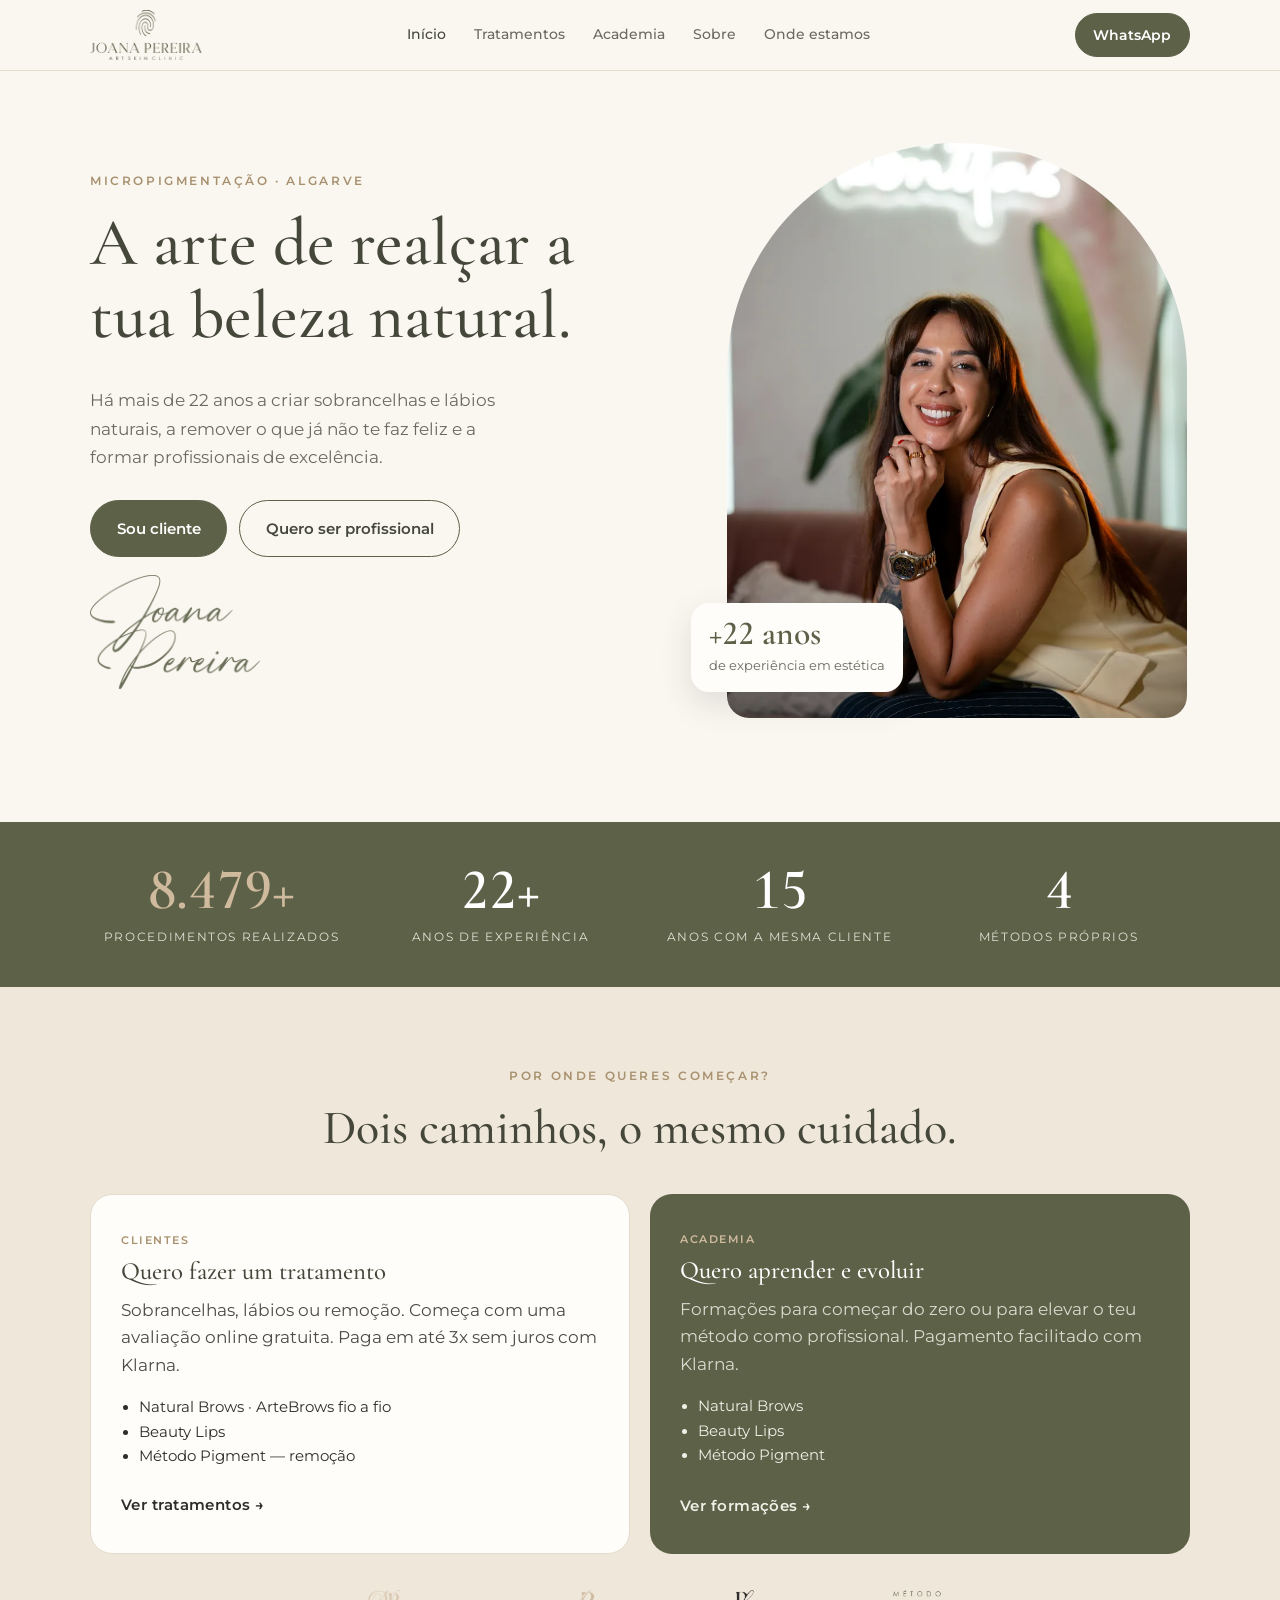
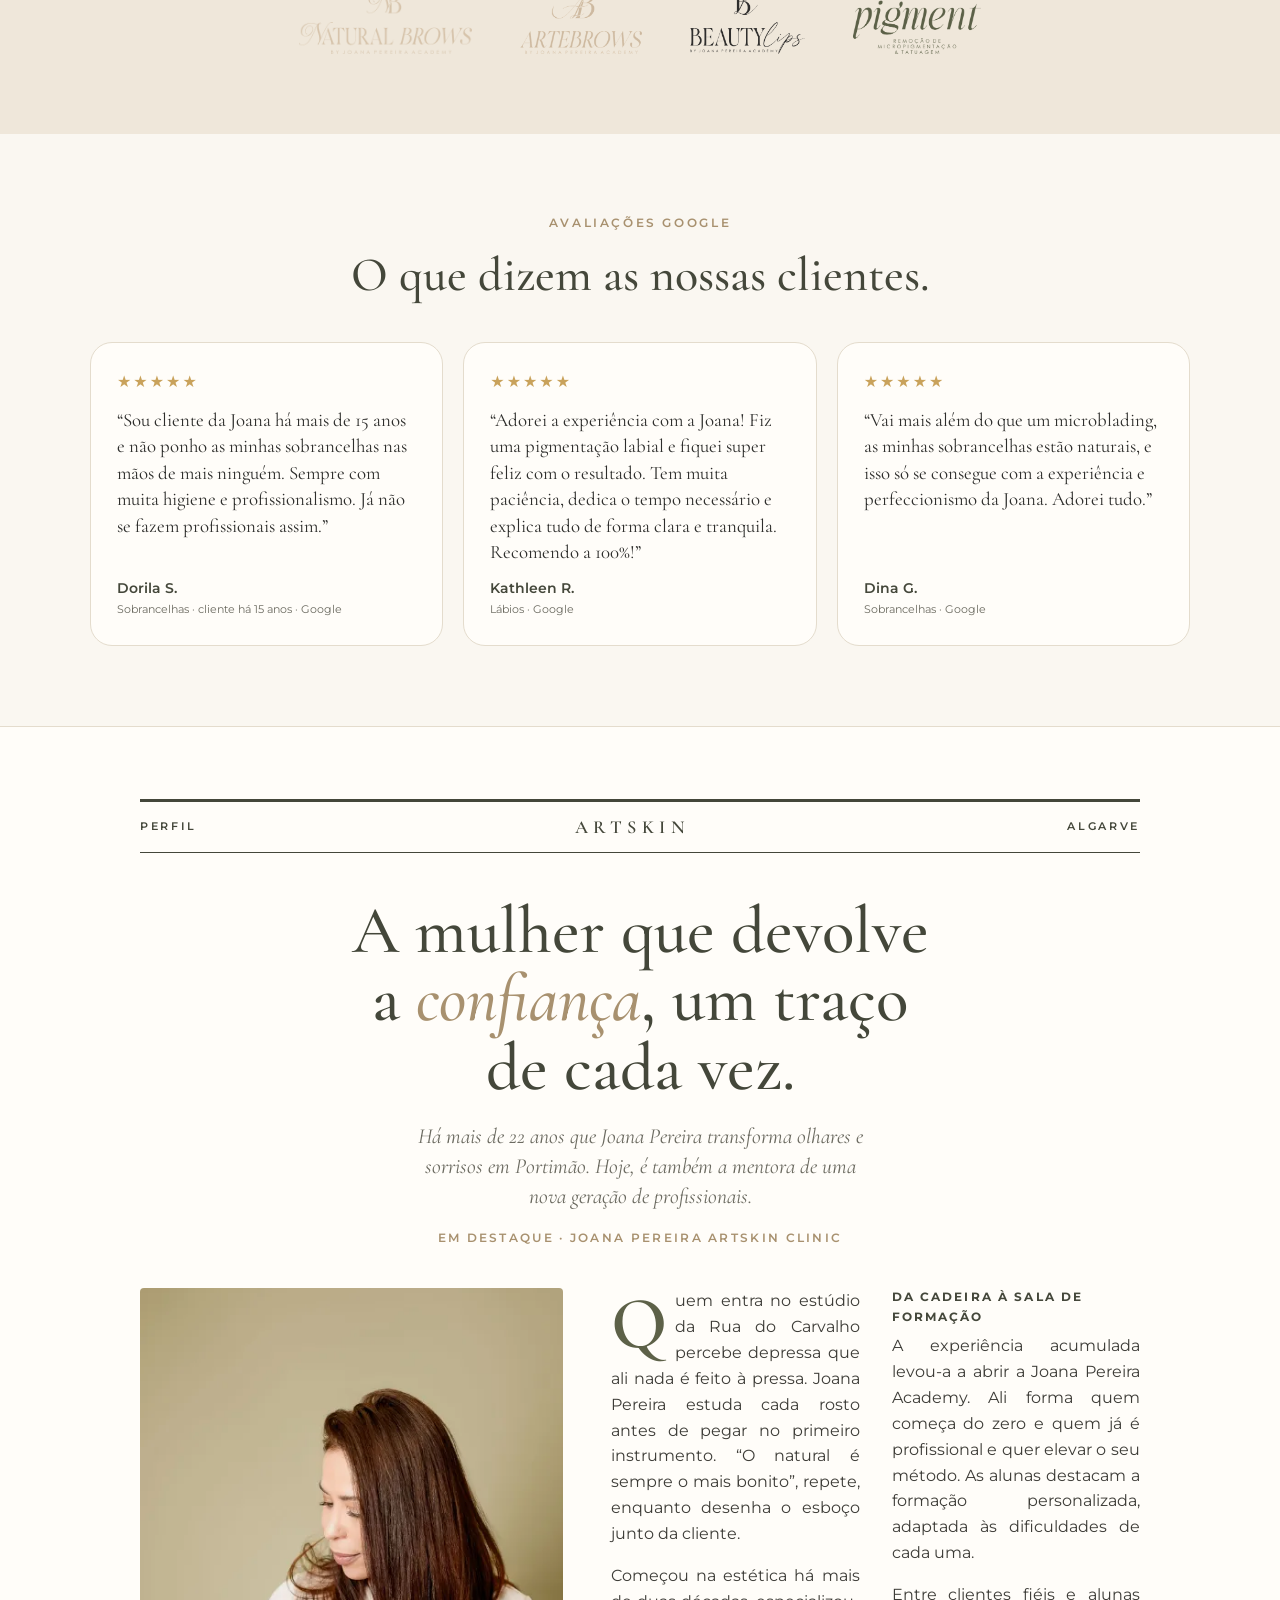
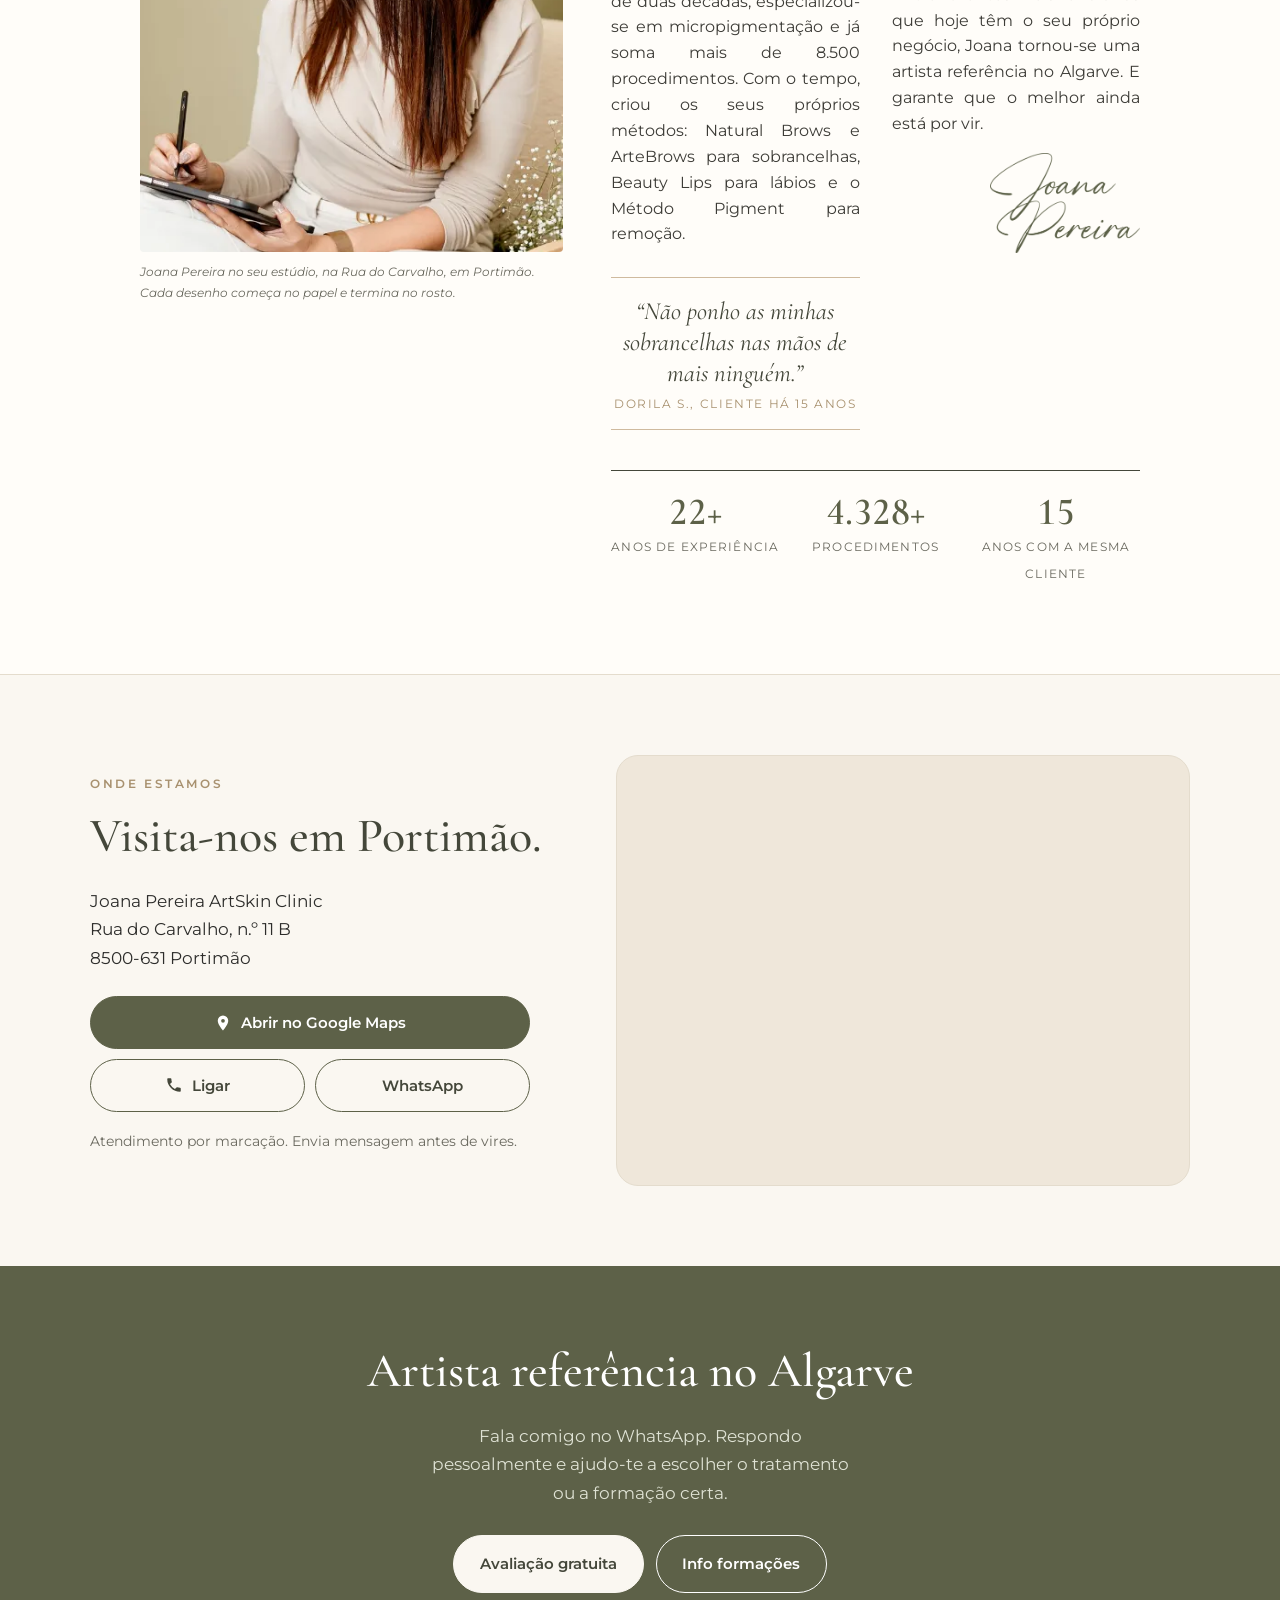
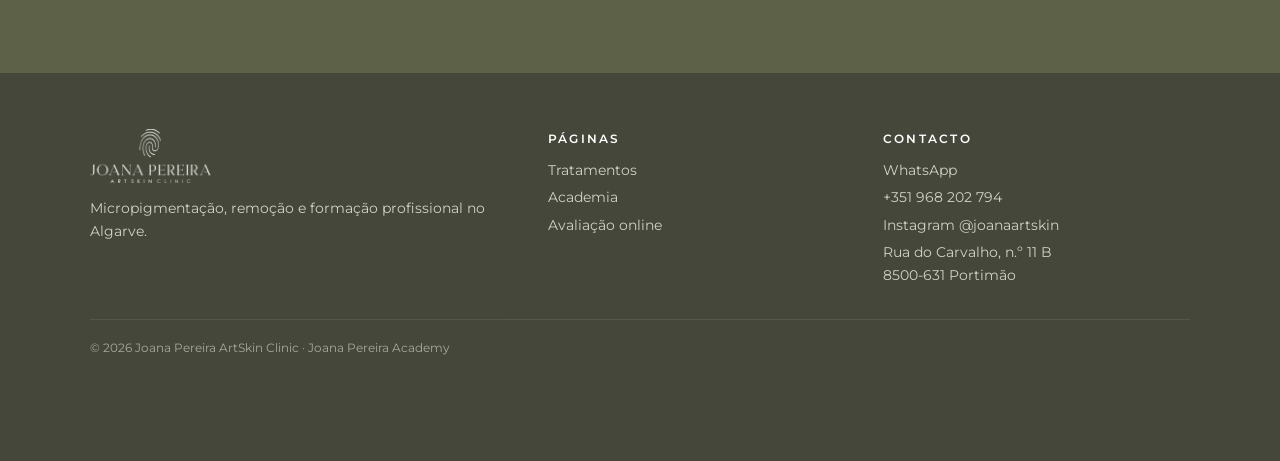
<file: index.html>
<!doctype html>
<html lang="pt-PT">
<head>
  <meta charset="utf-8">
  <meta name="viewport" content="width=device-width, initial-scale=1">
  <title>Joana Pereira ArtSkin Clinic</title>
  <meta name="description" content="Micropigmentação de sobrancelhas e lábios, remoção de micropigmentação e tatuagem, e formações profissionais com Joana Pereira, no Algarve. Mais de 22 anos de experiência.">
  <meta property="og:title" content="Joana Pereira ArtSkin Clinic & Academy">
  <meta property="og:description" content="Tratamentos e formações em micropigmentação no Algarve.">
  <meta property="og:image" content="assets/img/joana-pereira-1200.jpg">
  <link rel="icon" href="assets/logos/icone.png">
  <link rel="preconnect" href="https://fonts.googleapis.com">
  <link rel="preconnect" href="https://fonts.gstatic.com" crossorigin>
  <link href="https://fonts.googleapis.com/css2?family=Cormorant+Garamond:ital,wght@0,500;0,600;1,500&family=Montserrat:wght@400;500;600&display=swap" rel="stylesheet">
  <link rel="stylesheet" href="assets/css/site.css">
  <script type="application/ld+json">
  {"@context":"https://schema.org","@type":"BeautySalon","name":"Joana Pereira ArtSkin Clinic","telephone":"+351968202794","address":{"@type":"PostalAddress","streetAddress":"Rua do Carvalho, n.º 11 B","postalCode":"8500-631","addressLocality":"Portimão","addressCountry":"PT"},"sameAs":["https://www.instagram.com/joanaartskin/"]}
  </script>
</head>
<body>

<header class="site-header">
  <div class="wrap">
    <a class="brand" href="index.html" aria-label="Joana Pereira ArtSkin Clinic — início"><img src="assets/logos/joana-pereira-artskin-clinic.png" alt="Joana Pereira ArtSkin Clinic" width="1000" height="447"></a>
    <nav class="nav" aria-label="Principal">
      <a href="index.html" aria-current="page">Início</a>
      <a href="clientes.html">Tratamentos</a>
      <a href="academia.html">Academia</a>
      <a href="#sobre">Sobre</a>
      <a href="#visita">Onde estamos</a>
    </nav>
    <a class="btn" href="#" data-wa="Olá Joana! Gostava de mais informações.">WhatsApp</a>
  </div>
  <div class="mobile-tabs">
    <a href="clientes.html">Sou cliente</a>
    <a href="academia.html">Quero formação</a>
  </div>
</header>

<main>
  <!-- HERO -->
  <section class="hero">
    <div class="wrap">
      <div>
        <p class="eyebrow">Micropigmentação · Algarve</p>
        <h1>A arte de realçar a tua beleza natural.</h1>
        <p class="lead">Há mais de 22 anos a criar sobrancelhas e lábios naturais, a remover o que já não te faz feliz e a formar profissionais de excelência.</p>
        <div class="cta-row">
          <a class="btn" href="clientes.html">Sou cliente</a>
          <a class="btn ghost" href="academia.html">Quero ser profissional</a>
        </div>
        <img class="signature" src="assets/logos/assinatura.png" alt="Assinatura de Joana Pereira" width="700" height="469">
      </div>
      <div class="hero-photo">
        <picture>
          <source type="image/webp" srcset="assets/img/joana-pereira-800.webp 800w, assets/img/joana-pereira-1200.webp 1200w" sizes="(min-width: 900px) 460px, 100vw">
          <img class="photo" src="assets/img/joana-pereira-800.jpg" srcset="assets/img/joana-pereira-800.jpg 800w, assets/img/joana-pereira-1200.jpg 1200w" sizes="(min-width: 900px) 460px, 100vw" width="800" height="1200" alt="Joana Pereira a sorrir no seu estúdio">
        </picture>
        <div class="badge"><strong>+22 anos</strong><small>de experiência em estética</small></div>
      </div>
    </div>
  </section>

  <!-- NÚMEROS -->
  <section class="counters" aria-label="Joana Pereira em números">
    <div class="wrap">
      <div class="counter"><strong data-count="8500" data-suffix="+">8.500+</strong><span>procedimentos realizados</span></div>
      <div class="counter"><strong data-count="22" data-suffix="+">22+</strong><span>anos de experiência</span></div>
      <div class="counter"><strong data-count="15">15</strong><span>anos com a mesma cliente</span></div>
      <div class="counter"><strong data-count="4">4</strong><span>métodos próprios</span></div>
    </div>
  </section>

  <!-- ESCOLHA DE CAMINHO -->
  <section class="bg-sand">
    <div class="wrap center">
      <p class="eyebrow">Por onde queres começar?</p>
      <h2>Dois caminhos, o mesmo cuidado.</h2>
      <div class="paths" style="text-align:left">
        <a class="path cli" href="clientes.html">
          <span class="tag">Clientes</span>
          <h3>Quero fazer um tratamento</h3>
          <p>Sobrancelhas, lábios ou remoção. Começa com uma avaliação online gratuita. Paga em até 3x sem juros com Klarna.</p>
          <ul><li>Natural Brows · ArteBrows fio a fio</li><li>Beauty Lips</li><li>Método Pigment — remoção</li></ul>
          <span class="go">Ver tratamentos</span>
        </a>
        <a class="path aca" href="academia.html">
          <span class="tag" style="color:var(--beige)">Academia</span>
          <h3>Quero aprender e evoluir</h3>
          <p>Formações para começar do zero ou para elevar o teu método como profissional. Pagamento facilitado com Klarna.</p>
          <ul><li>Natural Brows</li><li>Beauty Lips</li><li>Método Pigment</li></ul>
          <span class="go">Ver formações</span>
        </a>
      </div>
      <div class="brands" aria-label="Técnicas Joana Pereira">
        <img src="assets/logos/natural-brows.png" alt="Natural Brows" width="800" height="296">
        <img src="assets/logos/artebrows.png" alt="ArteBrows" width="800" height="422">
        <img src="assets/logos/beauty-lips.png" alt="Beauty Lips" width="800" height="442">
        <img src="assets/logos/metodo-pigment.png" alt="Método Pigment" width="800" height="402">
      </div>
    </div>
  </section>

  <!-- TESTEMUNHOS -->
  <section>
    <div class="wrap center">
      <p class="eyebrow">Avaliações Google</p>
      <h2>O que dizem as nossas clientes.</h2>
      <!-- Testemunhos reais do Google -->
      <div class="reviews" style="text-align:left">
        <article class="review"><div class="stars" aria-label="5 estrelas">★★★★★</div><blockquote>“Sou cliente da Joana há mais de 15 anos e não ponho as minhas sobrancelhas nas mãos de mais ninguém. Sempre com muita higiene e profissionalismo. Já não se fazem profissionais assim.”</blockquote><cite>Dorila S.<small>Sobrancelhas · cliente há 15 anos · Google</small></cite></article>
        <article class="review"><div class="stars" aria-label="5 estrelas">★★★★★</div><blockquote>“Adorei a experiência com a Joana! Fiz uma pigmentação labial e fiquei super feliz com o resultado. Tem muita paciência, dedica o tempo necessário e explica tudo de forma clara e tranquila. Recomendo a 100%!”</blockquote><cite>Kathleen R.<small>Lábios · Google</small></cite></article>
        <article class="review"><div class="stars" aria-label="5 estrelas">★★★★★</div><blockquote>“Vai mais além do que um microblading, as minhas sobrancelhas estão naturais, e isso só se consegue com a experiência e perfeccionismo da Joana. Adorei tudo.”</blockquote><cite>Dina G.<small>Sobrancelhas · Google</small></cite></article>
      </div>
    </div>
  </section>

  <!-- SOBRE (estilo revista) -->
  <section class="mag" id="sobre">
    <div class="wrap">
      <div class="masthead"><span>Perfil</span><span>ARTSKIN</span><span>Algarve</span></div>

      <h2>A mulher que devolve a <em>confiança</em>, um traço de cada vez.</h2>
      <p class="standfirst">Há mais de 22 anos que Joana Pereira transforma olhares e sorrisos em Portimão. Hoje, é também a mentora de uma nova geração de profissionais.</p>
      <p class="byline">Em destaque · Joana Pereira ArtSkin Clinic</p>

      <div class="article">
        <figure>
          <picture>
            <source type="image/webp" srcset="assets/img/joana-avaliacao.webp">
            <img src="assets/img/joana-avaliacao.jpg" width="462" height="1080" loading="lazy" alt="Joana Pereira a estudar um desenho no tablet">
          </picture>
          <figcaption>Joana Pereira no seu estúdio, na Rua do Carvalho, em Portimão. Cada desenho começa no papel e termina no rosto.</figcaption>
        </figure>

        <div>
          <div class="body">
            <p>Quem entra no estúdio da Rua do Carvalho percebe depressa que ali nada é feito à pressa. Joana Pereira estuda cada rosto antes de pegar no primeiro instrumento. “O natural é sempre o mais bonito”, repete, enquanto desenha o esboço junto da cliente.</p>
            <p>Começou na estética há mais de duas décadas, especializou-se em micropigmentação e já soma mais de 8.500 procedimentos. Com o tempo, criou os seus próprios métodos: Natural Brows e ArteBrows para sobrancelhas, Beauty Lips para lábios e o Método Pigment para remoção.</p>
            <div class="pull">“Não ponho as minhas sobrancelhas nas mãos de mais ninguém.”<small>Dorila S., cliente há 15 anos</small></div>
            <h4>Da cadeira à sala de formação</h4>
            <p>A experiência acumulada levou-a a abrir a Joana Pereira Academy. Ali forma quem começa do zero e quem já é profissional e quer elevar o seu método. As alunas destacam a formação personalizada, adaptada às dificuldades de cada uma.</p>
            <p>Entre clientes fiéis e alunas que hoje têm o seu próprio negócio, Joana tornou-se uma artista referência no Algarve. E garante que o melhor ainda está por vir.</p>
            <img class="sig" src="assets/logos/assinatura.png" width="700" height="469" loading="lazy" alt="Assinatura de Joana Pereira">
          </div>
          <div class="facts">
            <div><strong>22+</strong><span>anos de experiência</span></div>
            <div><strong data-count="8500" data-suffix="+">8.500+</strong><span>procedimentos</span></div>
            <div><strong>15</strong><span>anos com a mesma cliente</span></div>
          </div>
        </div>
      </div>
    </div>
  </section>

  <!-- CTA FINAL -->
  <!-- ONDE ESTAMOS -->
  <section id="visita">
    <div class="wrap visit">
      <div>
        <p class="eyebrow">Onde estamos</p>
        <h2>Visita-nos em Portimão.</h2>
        <address class="addr">
          Joana Pereira ArtSkin Clinic<br>
          Rua do Carvalho, n.º 11 B<br>
          8500-631 Portimão
        </address>
        <div class="quick">
          <a class="btn wide" href="https://www.google.com/maps/dir/?api=1&amp;destination=Rua%20do%20Carvalho%2011B%2C%208500-631%20Portim%C3%A3o" target="_blank" rel="noopener">
            <svg viewBox="0 0 24 24" aria-hidden="true"><path d="M12 2a7 7 0 0 0-7 7c0 5.2 7 13 7 13s7-7.8 7-13a7 7 0 0 0-7-7Zm0 9.5A2.5 2.5 0 1 1 12 6.5a2.5 2.5 0 0 1 0 5Z"/></svg>Abrir no Google Maps</a>
          <a class="btn ghost" href="tel:+351968202794">
            <svg viewBox="0 0 24 24" aria-hidden="true"><path d="M6.6 10.8a15.1 15.1 0 0 0 6.6 6.6l2.2-2.2c.3-.3.7-.4 1-.2 1.1.4 2.3.6 3.6.6.6 0 1 .4 1 1V20c0 .6-.4 1-1 1A17 17 0 0 1 3 4c0-.6.4-1 1-1h3.5c.6 0 1 .4 1 1 0 1.3.2 2.5.6 3.6.1.3 0 .7-.2 1l-2.3 2.2Z"/></svg>Ligar</a>
          <a class="btn ghost" href="#" data-wa="Olá Joana! Gostava de marcar uma visita ao estúdio.">WhatsApp</a>
        </div>
        <p class="small-note">Atendimento por marcação. Envia mensagem antes de vires.</p>
      </div>
      <div class="map">
        <iframe title="Mapa: Joana Pereira ArtSkin Clinic, Rua do Carvalho 11 B, Portimão" src="https://maps.google.com/maps?q=Rua%20do%20Carvalho%2011B%2C%208500-631%20Portim%C3%A3o&amp;z=16&amp;output=embed" loading="lazy" referrerpolicy="no-referrer-when-downgrade" allowfullscreen></iframe>
      </div>
    </div>
  </section>

  <section class="bg-olive">
    <div class="wrap center">
      <h2>Artista referência no Algarve</h2>
      <p class="lead">Fala comigo no WhatsApp. Respondo pessoalmente e ajudo-te a escolher o tratamento ou a formação certa.</p>
      <div class="cta-row">
        <a class="btn light" href="#" data-wa="Olá Joana! Quero fazer a avaliação online gratuita. Vou enviar a minha foto.">Avaliação gratuita</a>
        <a class="btn ghost" style="color:#fff;border-color:#fff" href="#" data-wa="Olá Joana! Quero saber mais sobre as formações.">Info formações</a>
      </div>
    </div>
  </section>
</main>

<footer class="site-footer">
  <div class="wrap">
    <div>
      <img src="assets/logos/joana-pereira-artskin-clinic.png" alt="Joana Pereira ArtSkin Clinic" width="1000" height="447">
      <p>Micropigmentação, remoção e formação profissional no Algarve.</p>
    </div>
    <div>
      <h4>Páginas</h4>
      <a href="clientes.html">Tratamentos</a>
      <a href="academia.html">Academia</a>
      <a href="clientes.html#avaliacao">Avaliação online</a>
    </div>
    <div>
      <h4>Contacto</h4>
      <a href="#" data-wa="Olá Joana!">WhatsApp</a>
      <a href="tel:+351968202794">+351 968 202 794</a>
      <a href="https://www.instagram.com/joanaartskin/" target="_blank" rel="noopener">Instagram @joanaartskin</a>
      <a href="https://www.google.com/maps/search/?api=1&amp;query=Rua+do+Carvalho+11B,+8500-631+Portim%C3%A3o" target="_blank" rel="noopener">Rua do Carvalho, n.º 11 B<br>8500-631 Portimão</a>
    </div>
    <p class="copy">© <span data-year>2026</span> Joana Pereira ArtSkin Clinic · Joana Pereira Academy</p>
  </div>
</footer>

<a class="wa-float" href="#" data-wa="Olá Joana!" aria-label="Falar no WhatsApp">
  <svg viewBox="0 0 32 32" aria-hidden="true"><path d="M16 3a13 13 0 0 0-11.2 19.6L3 29l6.6-1.7A13 13 0 1 0 16 3Zm0 23.7c-2 0-4-.5-5.7-1.6l-.4-.2-3.9 1 1-3.8-.3-.4A10.7 10.7 0 1 1 16 26.7Zm5.9-8c-.3-.2-1.9-1-2.2-1-.3-.1-.5-.2-.7.1l-1 1.2c-.2.2-.4.3-.7.1a8.8 8.8 0 0 1-4.4-3.8c-.3-.5.3-.5 1-1.6.1-.2 0-.4 0-.5l-1-2.4c-.3-.6-.5-.5-.7-.5h-.6c-.2 0-.5 0-.8.4-.3.3-1 1-1 2.5s1 2.9 1.2 3.1c.2.2 2 3.1 4.9 4.4 1.8.8 2.5.8 3.4.7.6-.1 1.9-.8 2.1-1.5.3-.7.3-1.3.2-1.5l-.7-.3Z"/></svg>
</a>

<script src="assets/js/site.js"></script>
</body>
</html>
</file>
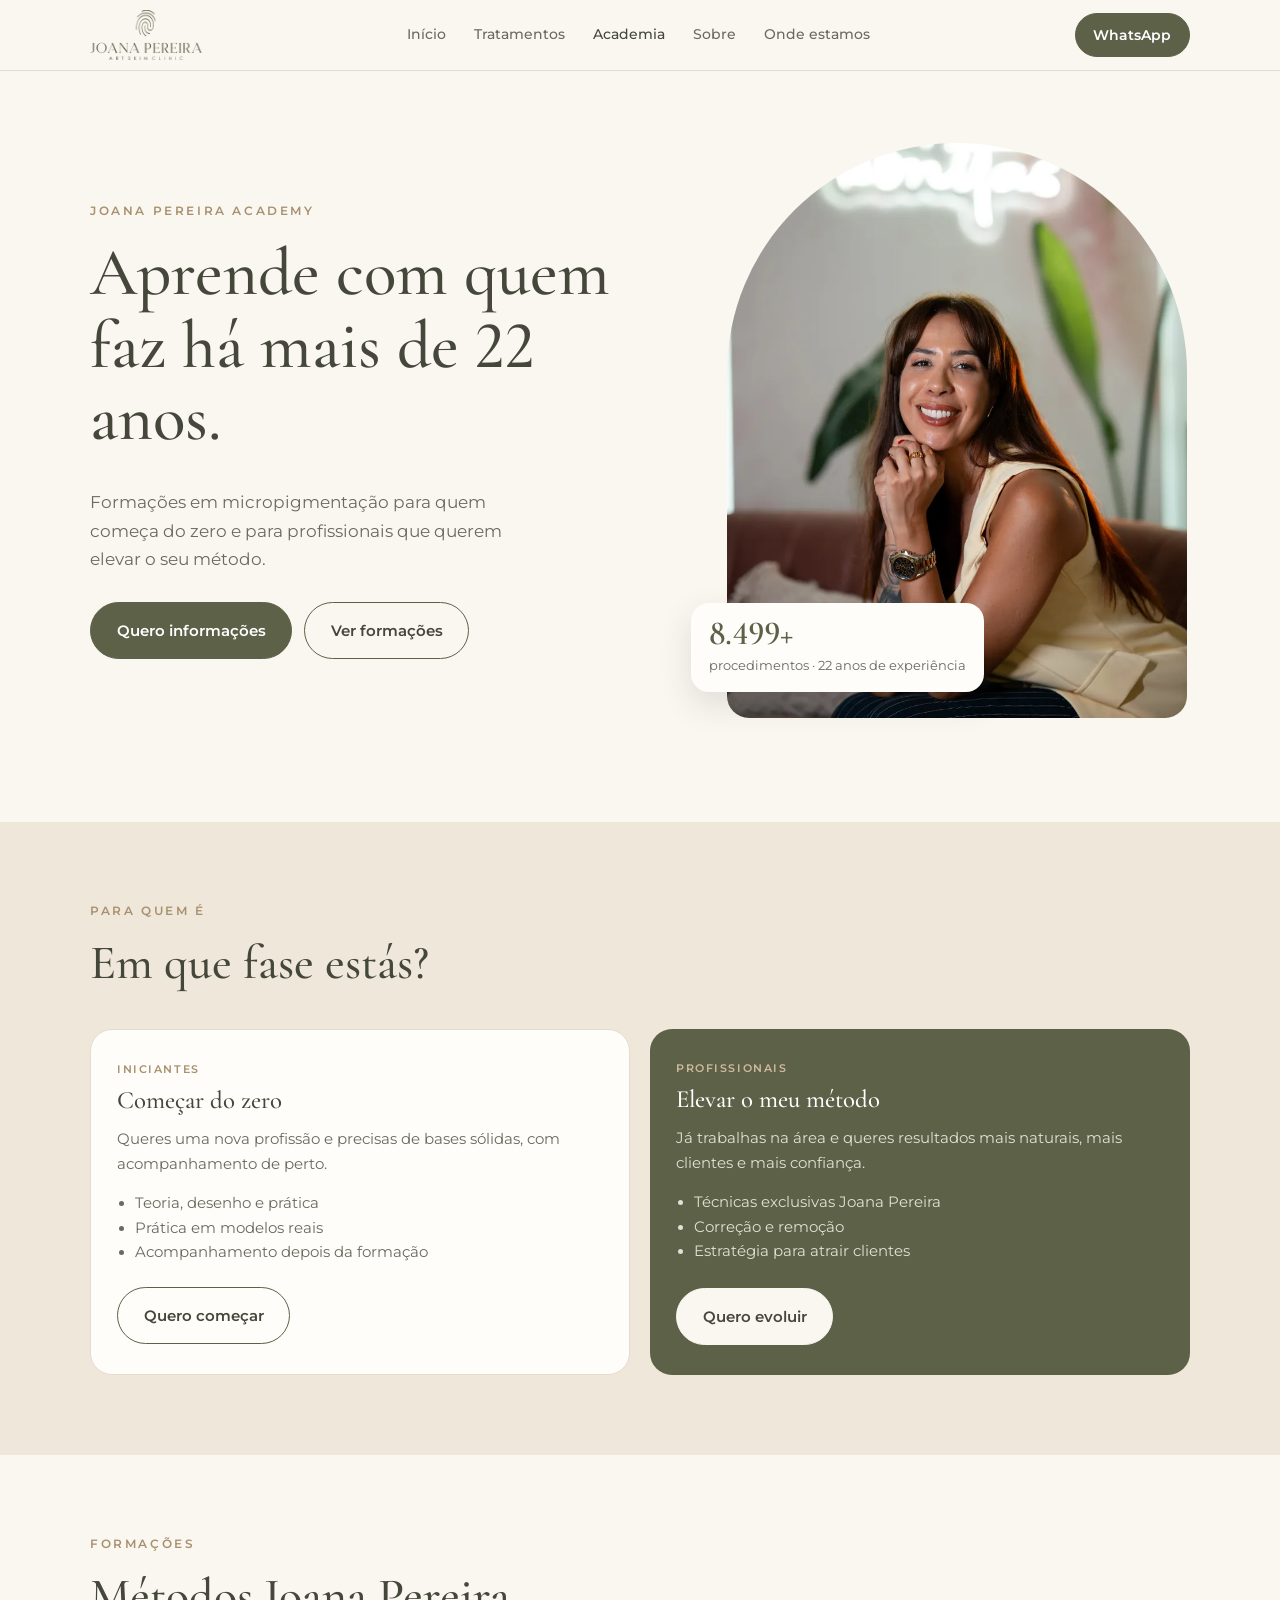
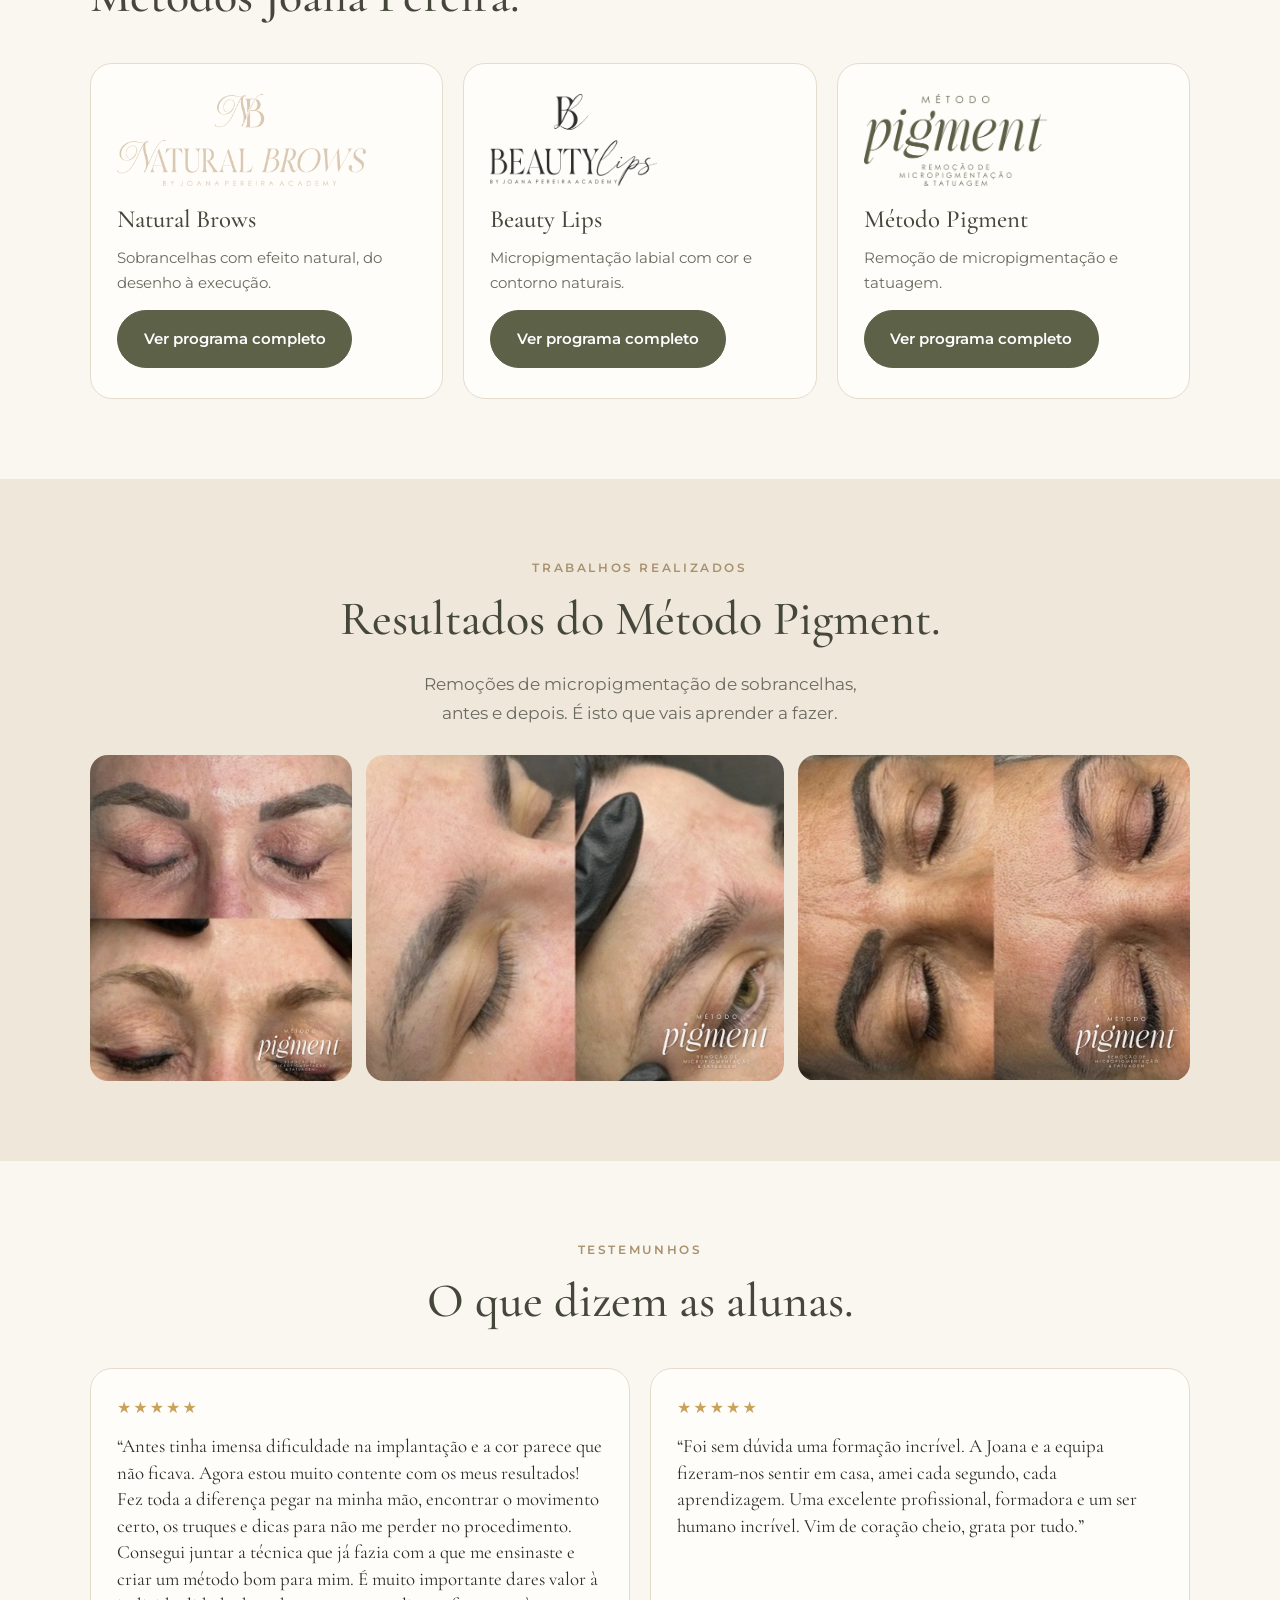
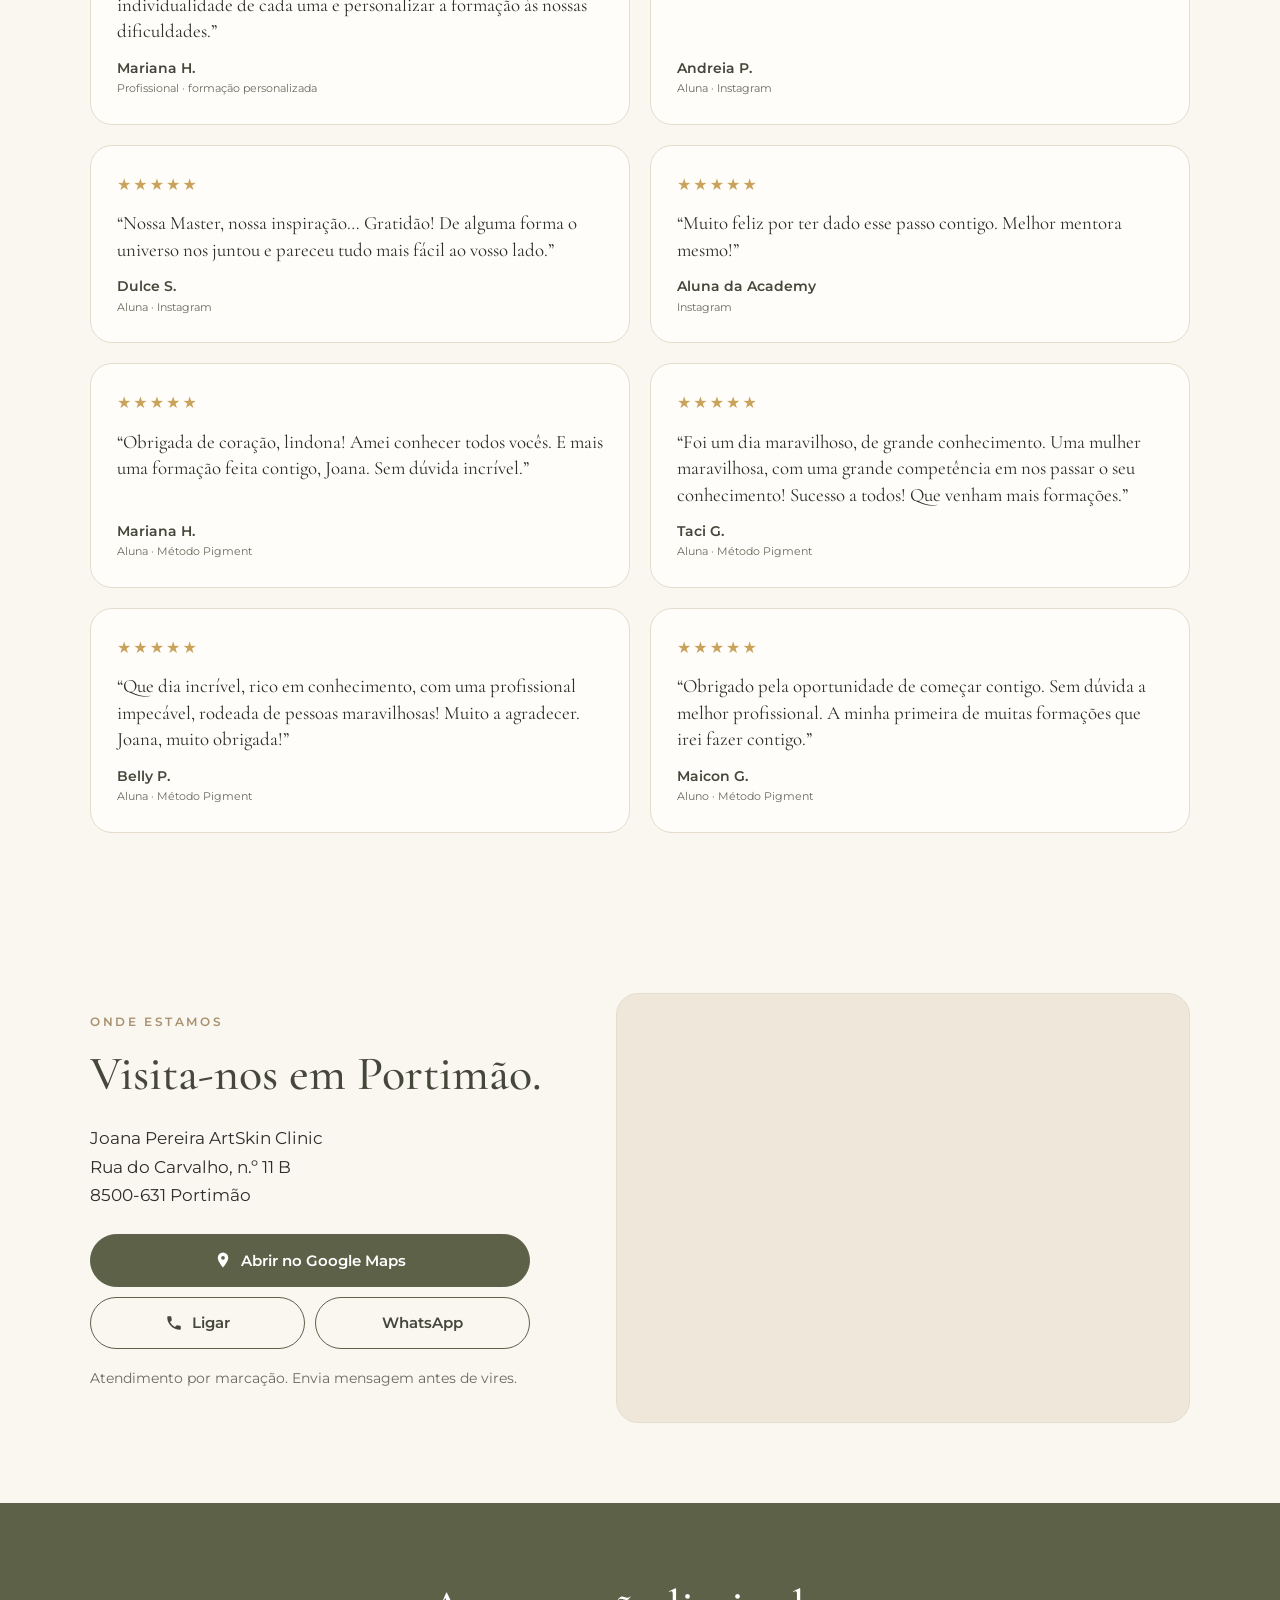
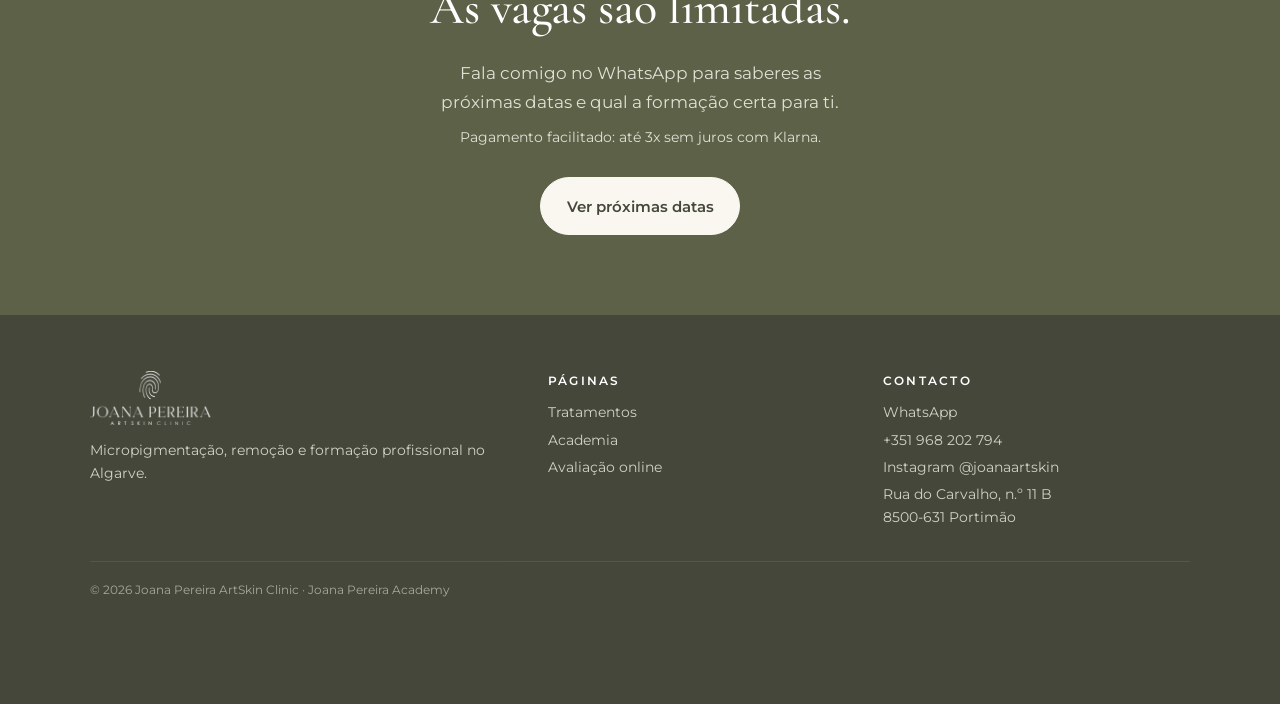
<file: academia.html>
<!doctype html>
<html lang="pt-PT">
<head>
  <meta charset="utf-8">
  <meta name="viewport" content="width=device-width, initial-scale=1">
  <title>Academia | Joana Pereira</title>
  <meta name="description" content="Formações em micropigmentação com Joana Pereira: Natural Brows, Beauty Lips e Método Pigment. Do zero ao avançado.">
  <meta property="og:title" content="Joana Pereira ArtSkin Clinic & Academy">
  <meta property="og:description" content="Tratamentos e formações em micropigmentação no Algarve.">
  <meta property="og:image" content="assets/img/joana-pereira-1200.jpg">
  <link rel="icon" href="assets/logos/icone.png">
  <link rel="preconnect" href="https://fonts.googleapis.com">
  <link rel="preconnect" href="https://fonts.gstatic.com" crossorigin>
  <link href="https://fonts.googleapis.com/css2?family=Cormorant+Garamond:ital,wght@0,500;0,600;1,500&family=Montserrat:wght@400;500;600&display=swap" rel="stylesheet">
  <link rel="stylesheet" href="assets/css/site.css">
</head>
<body>

<header class="site-header">
  <div class="wrap">
    <a class="brand" href="index.html" aria-label="Joana Pereira ArtSkin Clinic — início"><img src="assets/logos/joana-pereira-artskin-clinic.png" alt="Joana Pereira ArtSkin Clinic" width="1000" height="447"></a>
    <nav class="nav" aria-label="Principal">
      <a href="index.html">Início</a>
      <a href="clientes.html">Tratamentos</a>
      <a href="academia.html" aria-current="page">Academia</a>
      <a href="index.html#sobre">Sobre</a>
      <a href="#visita">Onde estamos</a>
    </nav>
    <a class="btn" href="#" data-wa="Olá Joana! Gostava de mais informações.">WhatsApp</a>
  </div>
  <div class="mobile-tabs">
    <a href="clientes.html">Sou cliente</a>
    <a href="academia.html" aria-current="page">Quero formação</a>
  </div>
</header>

<main>
  <section class="hero">
    <div class="wrap">
      <div>
        <p class="eyebrow">Joana Pereira Academy</p>
        <h1>Aprende com quem faz há mais de 22 anos.</h1>
        <p class="lead">Formações em micropigmentação para quem começa do zero e para profissionais que querem elevar o seu método.</p>
        <div class="cta-row">
          <a class="btn" href="#" data-wa="Olá Joana! Quero saber mais sobre as formações da Academy.">Quero informações</a>
          <a class="btn ghost" href="#formacoes">Ver formações</a>
        </div>
      </div>
      <div class="hero-photo">
        <picture>
          <source type="image/webp" srcset="assets/img/joana-pereira-800.webp 800w, assets/img/joana-pereira-1200.webp 1200w" sizes="(min-width: 900px) 460px, 100vw">
          <img class="photo" src="assets/img/joana-pereira-800.jpg" srcset="assets/img/joana-pereira-800.jpg 800w, assets/img/joana-pereira-1200.jpg 1200w" sizes="(min-width: 900px) 460px, 100vw" width="800" height="1200" alt="Joana Pereira, formadora">
        </picture>
        <div class="badge"><strong data-count="8500" data-suffix="+">8.500+</strong><small>procedimentos · 22 anos de experiência</small></div>
      </div>
    </div>
  </section>

  <section class="bg-sand">
    <div class="wrap">
      <p class="eyebrow">Para quem é</p>
      <h2>Em que fase estás?</h2>
      <div class="grid two">
        <article class="card">
          <span class="tag">Iniciantes</span>
          <h3>Começar do zero</h3>
          <p>Queres uma nova profissão e precisas de bases sólidas, com acompanhamento de perto.</p>
          <ul><li>Teoria, desenho e prática</li><li>Prática em modelos reais</li><li>Acompanhamento depois da formação</li></ul>
          <a class="btn ghost" href="#" data-wa="Olá Joana! Quero começar do zero na micropigmentação. Que formação me aconselha?">Quero começar</a>
        </article>
        <article class="card feature">
          <span class="tag" style="color:var(--beige)">Profissionais</span>
          <h3>Elevar o meu método</h3>
          <p>Já trabalhas na área e queres resultados mais naturais, mais clientes e mais confiança.</p>
          <ul><li>Técnicas exclusivas Joana Pereira</li><li>Correção e remoção</li><li>Estratégia para atrair clientes</li></ul>
          <a class="btn light" href="#" data-wa="Olá Joana! Sou profissional e quero evoluir o meu método. Que formação me aconselha?">Quero evoluir</a>
        </article>
      </div>
    </div>
  </section>

  <section id="formacoes">
    <div class="wrap">
      <p class="eyebrow">Formações</p>
      <h2>Métodos Joana Pereira.</h2>
      <!-- TODO: confirmar duração, conteúdos, preço e próximas datas de cada formação -->
      <div class="grid three">
        <article class="card">
          <img class="logo" src="assets/logos/natural-brows.png" alt="Natural Brows" width="800" height="296" loading="lazy">
          <h3>Natural Brows</h3>
          <p>Sobrancelhas com efeito natural, do desenho à execução.</p>
          <a class="btn" href="formacao-natural-brows.html">Ver programa completo</a>
        </article>
        <article class="card">
          <img class="logo" src="assets/logos/beauty-lips.png" alt="Beauty Lips" width="800" height="442" loading="lazy">
          <h3>Beauty Lips</h3>
          <p>Micropigmentação labial com cor e contorno naturais.</p>
          <a class="btn" href="formacao-beauty-lips.html">Ver programa completo</a>
        </article>
        <article class="card">
          <img class="logo" src="assets/logos/metodo-pigment.png" alt="Método Pigment" width="800" height="402" loading="lazy">
          <h3>Método Pigment</h3>
          <p>Remoção de micropigmentação e tatuagem.</p>
          <a class="btn" href="formacao-metodo-pigment.html">Ver programa completo</a>
        </article>
      </div>
    </div>
  </section>

  <section class="bg-sand">
    <div class="wrap center">
      <p class="eyebrow">Trabalhos realizados</p>
      <h2>Resultados do Método Pigment.</h2>
      <p class="lead">Remoções de micropigmentação de sobrancelhas, antes e depois. É isto que vais aprender a fazer.</p>
      <div class="strip">
        <figure style="flex:342 1 0">
          <picture><source type="image/webp" srcset="assets/img/trabalhos/remocao-2.webp"><img src="assets/img/trabalhos/remocao-2.jpg" width="342" height="425" alt="Remoção de sobrancelhas com o Método Pigment, caso 1, antes e depois" loading="lazy"></picture>
        </figure>
        <figure style="flex:545 1 0">
          <picture><source type="image/webp" srcset="assets/img/trabalhos/remocao-3.webp"><img src="assets/img/trabalhos/remocao-3.jpg" width="545" height="425" alt="Remoção de sobrancelhas com o Método Pigment, caso 2, antes e depois" loading="lazy"></picture>
        </figure>
        <figure style="flex:512 1 0">
          <picture><source type="image/webp" srcset="assets/img/trabalhos/remocao-4.webp"><img src="assets/img/trabalhos/remocao-4.jpg" width="512" height="424" alt="Remoção de sobrancelhas com o Método Pigment, caso 3, antes e depois" loading="lazy"></picture>
        </figure>
      </div>
    </div>
  </section>

  <section>
    <div class="wrap center">
      <p class="eyebrow" id="testemunhos">Testemunhos</p>
      <h2>O que dizem as alunas.</h2>
      <!-- Testemunhos reais de alunas -->
      <div class="reviews two" style="text-align:left">
        <article class="review"><div class="stars" aria-label="5 estrelas">★★★★★</div><blockquote>“Antes tinha imensa dificuldade na implantação e a cor parece que não ficava. Agora estou muito contente com os meus resultados! Fez toda a diferença pegar na minha mão, encontrar o movimento certo, os truques e dicas para não me perder no procedimento. Consegui juntar a técnica que já fazia com a que me ensinaste e criar um método bom para mim. É muito importante dares valor à individualidade de cada uma e personalizar a formação às nossas dificuldades.”</blockquote><cite>Mariana H.<small>Profissional · formação personalizada</small></cite></article>
        <article class="review"><div class="stars" aria-label="5 estrelas">★★★★★</div><blockquote>“Foi sem dúvida uma formação incrível. A Joana e a equipa fizeram-nos sentir em casa, amei cada segundo, cada aprendizagem. Uma excelente profissional, formadora e um ser humano incrível. Vim de coração cheio, grata por tudo.”</blockquote><cite>Andreia P.<small>Aluna · Instagram</small></cite></article>
        <article class="review"><div class="stars" aria-label="5 estrelas">★★★★★</div><blockquote>“Nossa Master, nossa inspiração… Gratidão! De alguma forma o universo nos juntou e pareceu tudo mais fácil ao vosso lado.”</blockquote><cite>Dulce S.<small>Aluna · Instagram</small></cite></article>
        <article class="review"><div class="stars" aria-label="5 estrelas">★★★★★</div><blockquote>“Muito feliz por ter dado esse passo contigo. Melhor mentora mesmo!”</blockquote><cite>Aluna da Academy<small>Instagram</small></cite></article>
        <article class="review"><div class="stars" aria-label="5 estrelas">★★★★★</div><blockquote>“Obrigada de coração, lindona! Amei conhecer todos vocês. E mais uma formação feita contigo, Joana. Sem dúvida incrível.”</blockquote><cite>Mariana H.<small>Aluna · Método Pigment</small></cite></article>
        <article class="review"><div class="stars" aria-label="5 estrelas">★★★★★</div><blockquote>“Foi um dia maravilhoso, de grande conhecimento. Uma mulher maravilhosa, com uma grande competência em nos passar o seu conhecimento! Sucesso a todos! Que venham mais formações.”</blockquote><cite>Taci G.<small>Aluna · Método Pigment</small></cite></article>
        <article class="review"><div class="stars" aria-label="5 estrelas">★★★★★</div><blockquote>“Que dia incrível, rico em conhecimento, com uma profissional impecável, rodeada de pessoas maravilhosas! Muito a agradecer. Joana, muito obrigada!”</blockquote><cite>Belly P.<small>Aluna · Método Pigment</small></cite></article>
        <article class="review"><div class="stars" aria-label="5 estrelas">★★★★★</div><blockquote>“Obrigado pela oportunidade de começar contigo. Sem dúvida a melhor profissional. A minha primeira de muitas formações que irei fazer contigo.”</blockquote><cite>Maicon G.<small>Aluno · Método Pigment</small></cite></article>
      </div>
    </div>
  </section>

  <!-- ONDE ESTAMOS -->
  <section id="visita">
    <div class="wrap visit">
      <div>
        <p class="eyebrow">Onde estamos</p>
        <h2>Visita-nos em Portimão.</h2>
        <address class="addr">
          Joana Pereira ArtSkin Clinic<br>
          Rua do Carvalho, n.º 11 B<br>
          8500-631 Portimão
        </address>
        <div class="quick">
          <a class="btn wide" href="https://www.google.com/maps/dir/?api=1&amp;destination=Rua%20do%20Carvalho%2011B%2C%208500-631%20Portim%C3%A3o" target="_blank" rel="noopener">
            <svg viewBox="0 0 24 24" aria-hidden="true"><path d="M12 2a7 7 0 0 0-7 7c0 5.2 7 13 7 13s7-7.8 7-13a7 7 0 0 0-7-7Zm0 9.5A2.5 2.5 0 1 1 12 6.5a2.5 2.5 0 0 1 0 5Z"/></svg>Abrir no Google Maps</a>
          <a class="btn ghost" href="tel:+351968202794">
            <svg viewBox="0 0 24 24" aria-hidden="true"><path d="M6.6 10.8a15.1 15.1 0 0 0 6.6 6.6l2.2-2.2c.3-.3.7-.4 1-.2 1.1.4 2.3.6 3.6.6.6 0 1 .4 1 1V20c0 .6-.4 1-1 1A17 17 0 0 1 3 4c0-.6.4-1 1-1h3.5c.6 0 1 .4 1 1 0 1.3.2 2.5.6 3.6.1.3 0 .7-.2 1l-2.3 2.2Z"/></svg>Ligar</a>
          <a class="btn ghost" href="#" data-wa="Olá Joana! Gostava de marcar uma visita ao estúdio.">WhatsApp</a>
        </div>
        <p class="small-note">Atendimento por marcação. Envia mensagem antes de vires.</p>
      </div>
      <div class="map">
        <iframe title="Mapa: Joana Pereira ArtSkin Clinic, Rua do Carvalho 11 B, Portimão" src="https://maps.google.com/maps?q=Rua%20do%20Carvalho%2011B%2C%208500-631%20Portim%C3%A3o&amp;z=16&amp;output=embed" loading="lazy" referrerpolicy="no-referrer-when-downgrade" allowfullscreen></iframe>
      </div>
    </div>
  </section>

  <section class="bg-olive">
    <div class="wrap center">
      <h2>As vagas são limitadas.</h2>
      <p class="lead">Fala comigo no WhatsApp para saberes as próximas datas e qual a formação certa para ti.</p>
      <p style="margin:-8px 0 0;font-size:.9rem">Pagamento facilitado: até 3x sem juros com Klarna.</p>
      <div class="cta-row"><a class="btn light" href="#" data-wa="Olá Joana! Quero saber as próximas datas das formações.">Ver próximas datas</a></div>
    </div>
  </section>
</main>


<footer class="site-footer">
  <div class="wrap">
    <div>
      <img src="assets/logos/joana-pereira-artskin-clinic.png" alt="Joana Pereira ArtSkin Clinic" width="1000" height="447">
      <p>Micropigmentação, remoção e formação profissional no Algarve.</p>
    </div>
    <div>
      <h4>Páginas</h4>
      <a href="clientes.html">Tratamentos</a>
      <a href="academia.html">Academia</a>
      <a href="clientes.html#avaliacao">Avaliação online</a>
    </div>
    <div>
      <h4>Contacto</h4>
      <a href="#" data-wa="Olá Joana!">WhatsApp</a>
      <a href="tel:+351968202794">+351 968 202 794</a>
      <a href="https://www.instagram.com/joanaartskin/" target="_blank" rel="noopener">Instagram @joanaartskin</a>
      <a href="https://www.google.com/maps/search/?api=1&amp;query=Rua+do+Carvalho+11B,+8500-631+Portim%C3%A3o" target="_blank" rel="noopener">Rua do Carvalho, n.º 11 B<br>8500-631 Portimão</a>
    </div>
    <p class="copy">© <span data-year>2026</span> Joana Pereira ArtSkin Clinic · Joana Pereira Academy</p>
  </div>
</footer>

<a class="wa-float" href="#" data-wa="Olá Joana!" aria-label="Falar no WhatsApp">
  <svg viewBox="0 0 32 32" aria-hidden="true"><path d="M16 3a13 13 0 0 0-11.2 19.6L3 29l6.6-1.7A13 13 0 1 0 16 3Zm0 23.7c-2 0-4-.5-5.7-1.6l-.4-.2-3.9 1 1-3.8-.3-.4A10.7 10.7 0 1 1 16 26.7Zm5.9-8c-.3-.2-1.9-1-2.2-1-.3-.1-.5-.2-.7.1l-1 1.2c-.2.2-.4.3-.7.1a8.8 8.8 0 0 1-4.4-3.8c-.3-.5.3-.5 1-1.6.1-.2 0-.4 0-.5l-1-2.4c-.3-.6-.5-.5-.7-.5h-.6c-.2 0-.5 0-.8.4-.3.3-1 1-1 2.5s1 2.9 1.2 3.1c.2.2 2 3.1 4.9 4.4 1.8.8 2.5.8 3.4.7.6-.1 1.9-.8 2.1-1.5.3-.7.3-1.3.2-1.5l-.7-.3Z"/></svg>
</a>

<script src="assets/js/site.js"></script>
</body>
</html>
</file>
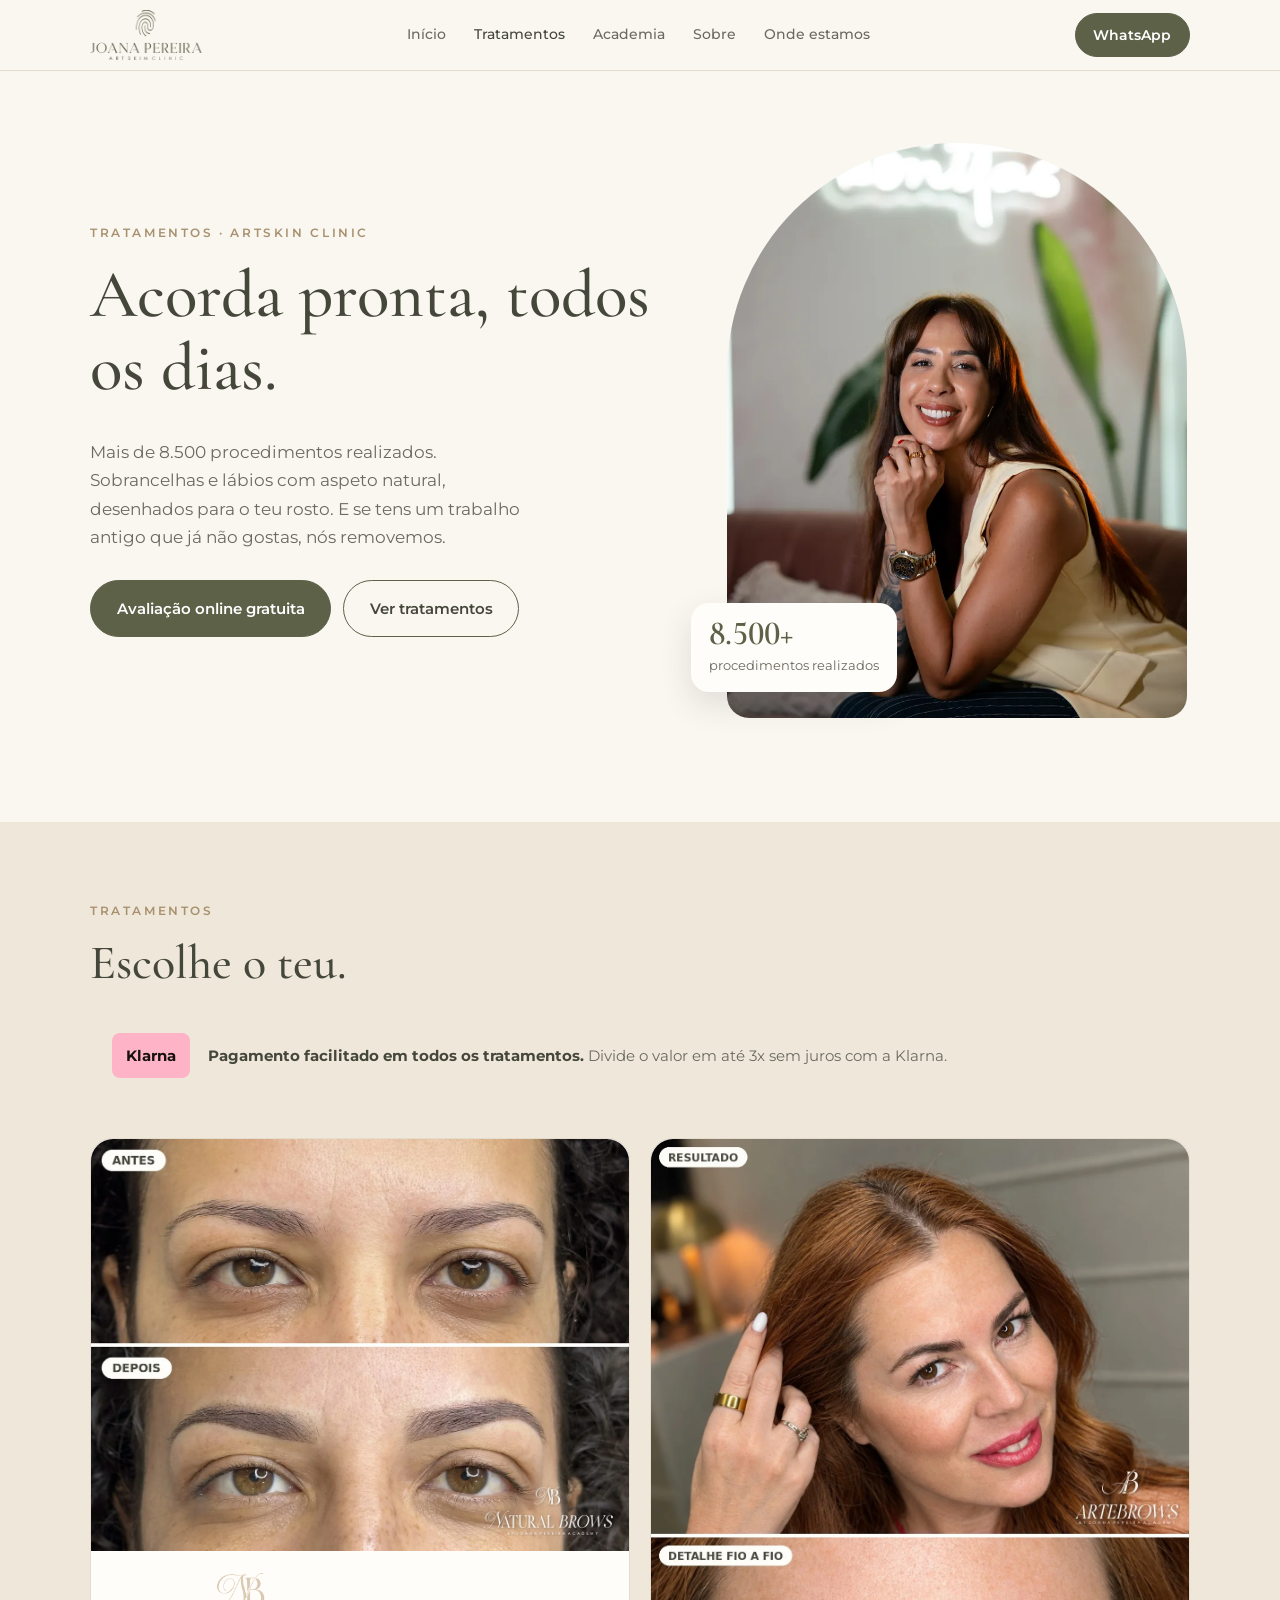
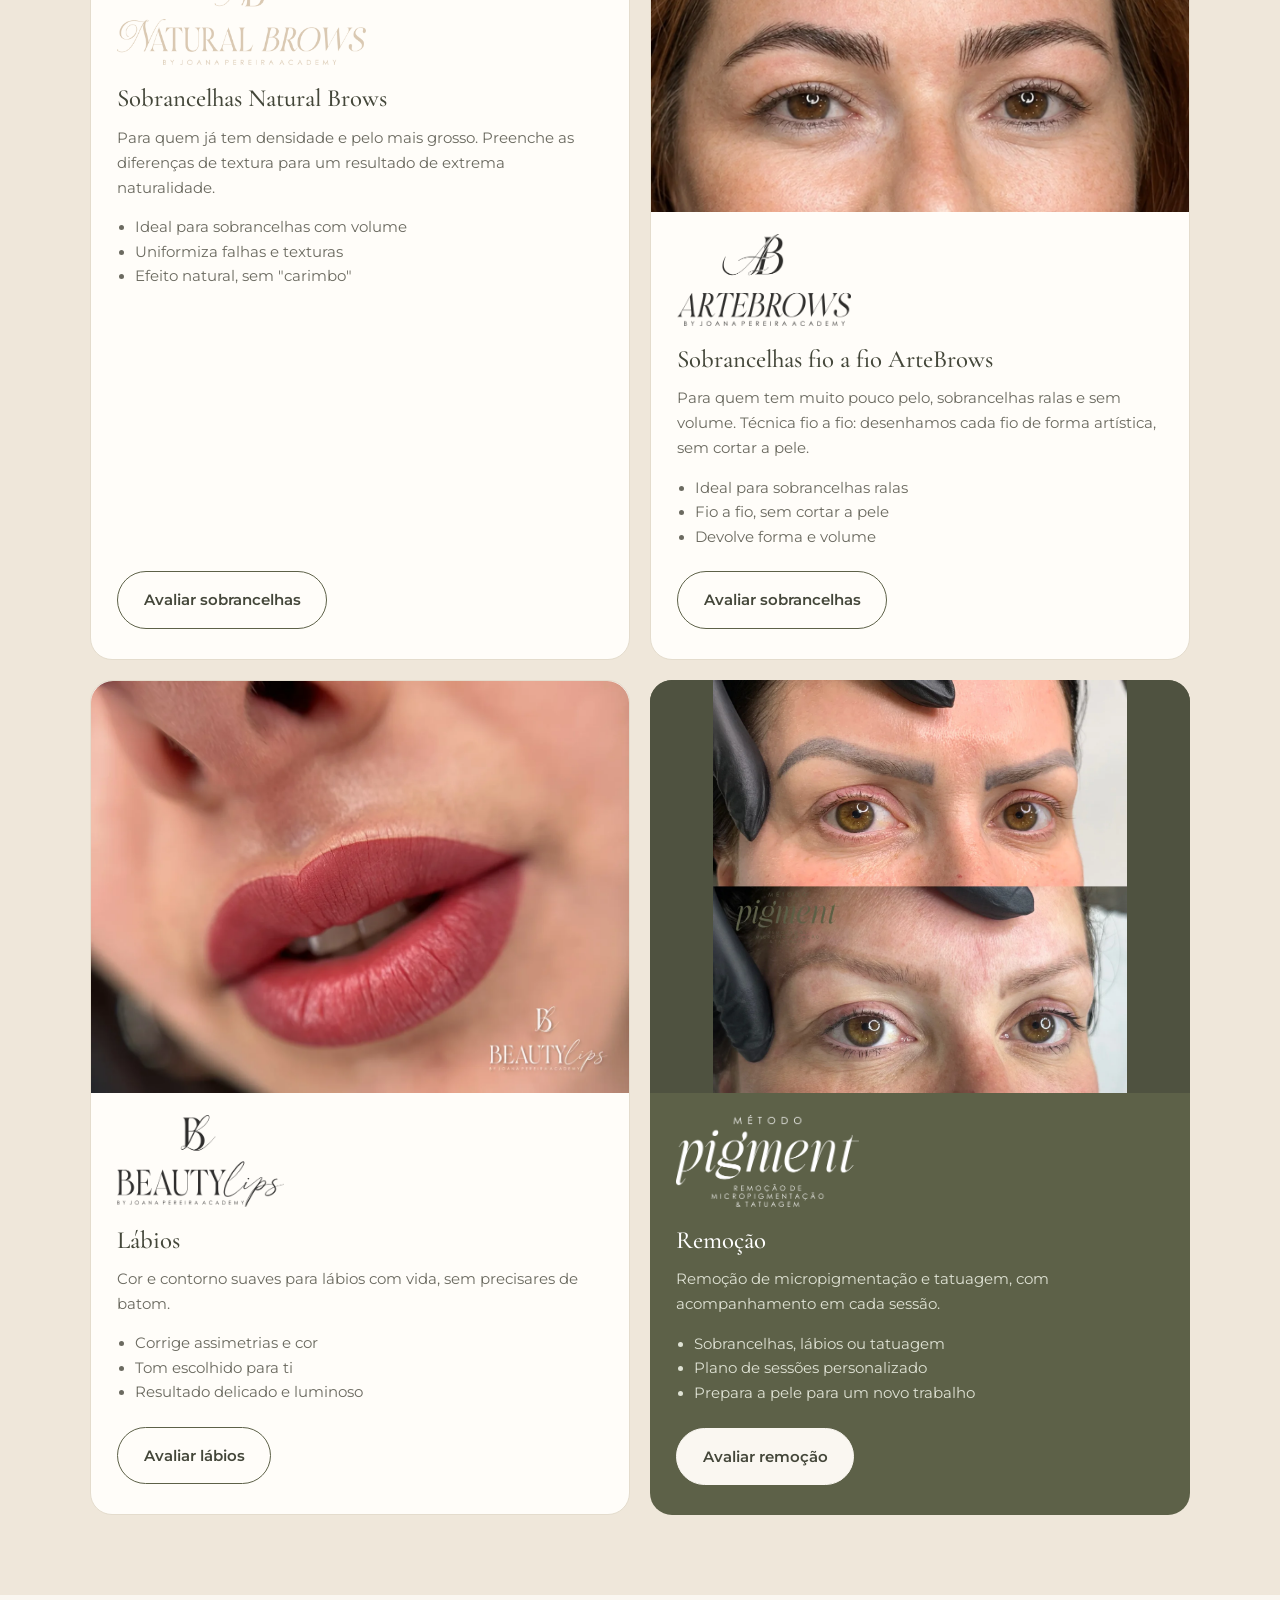
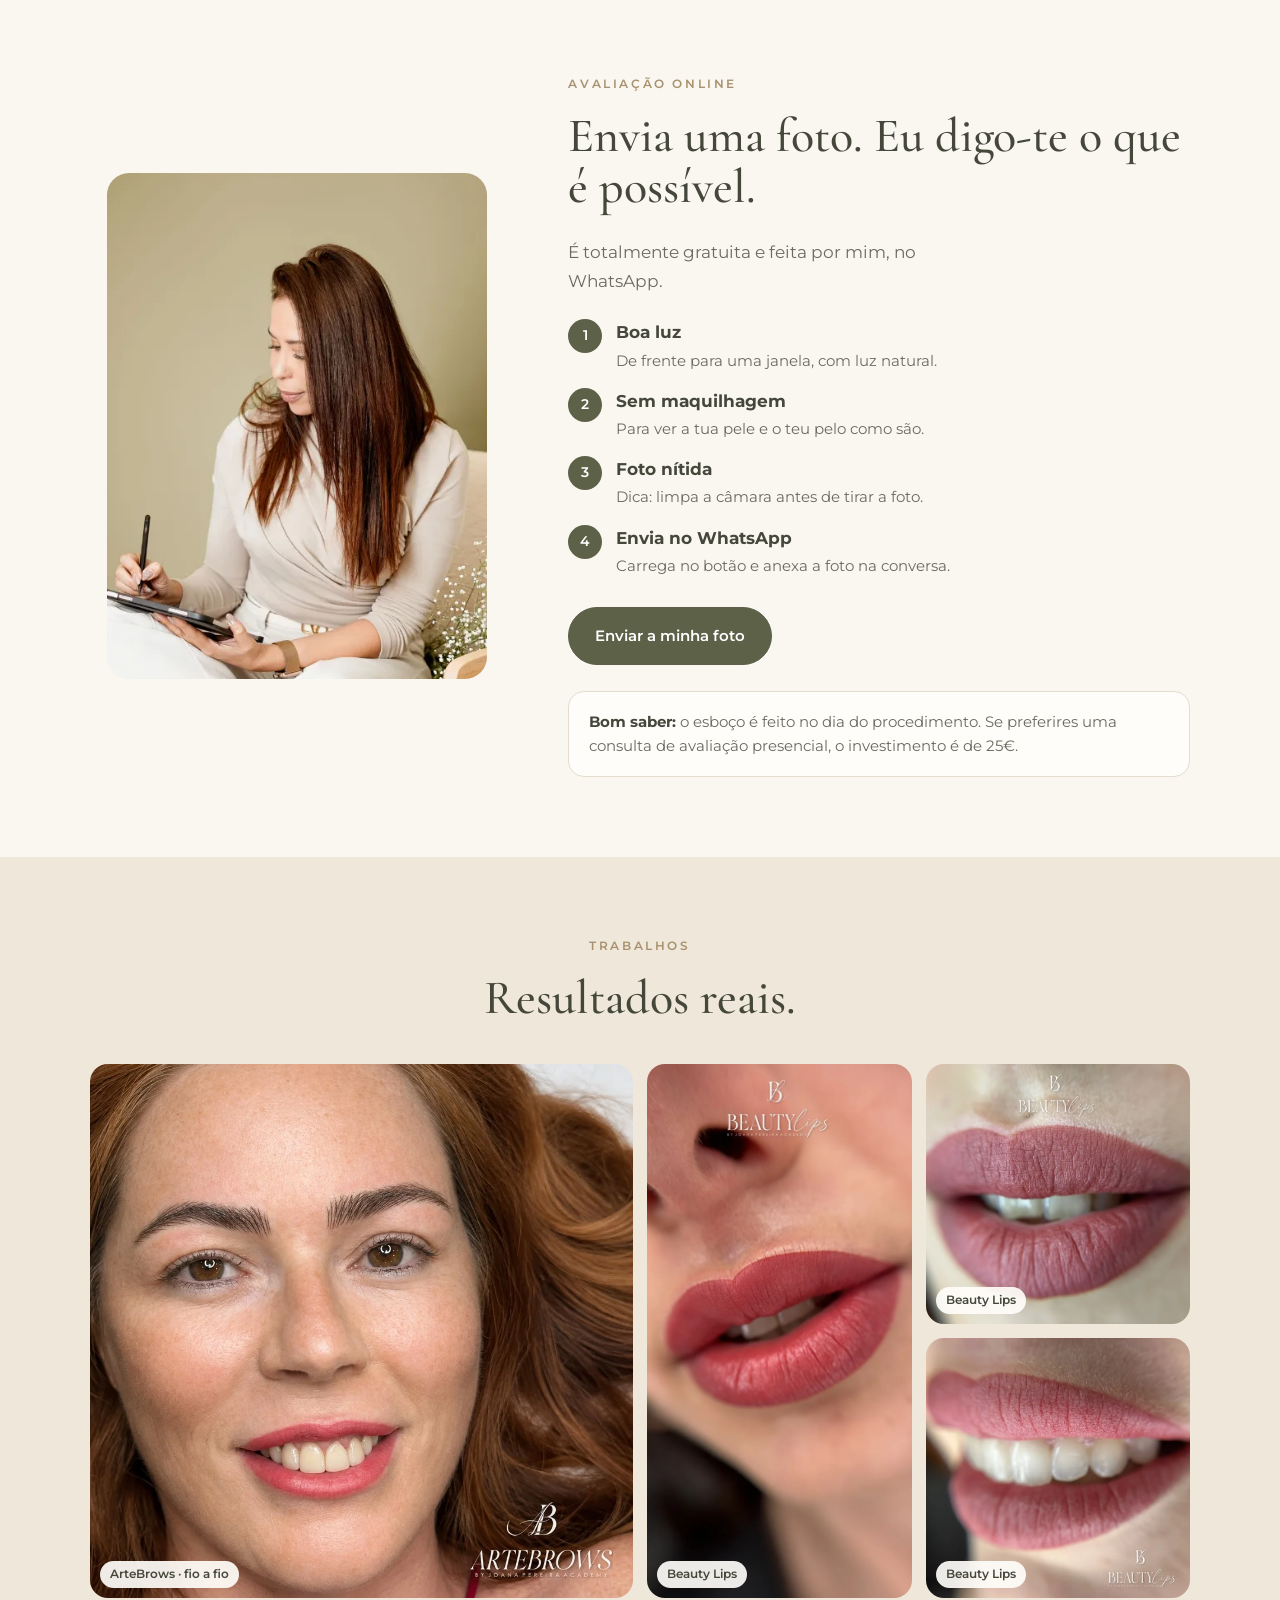
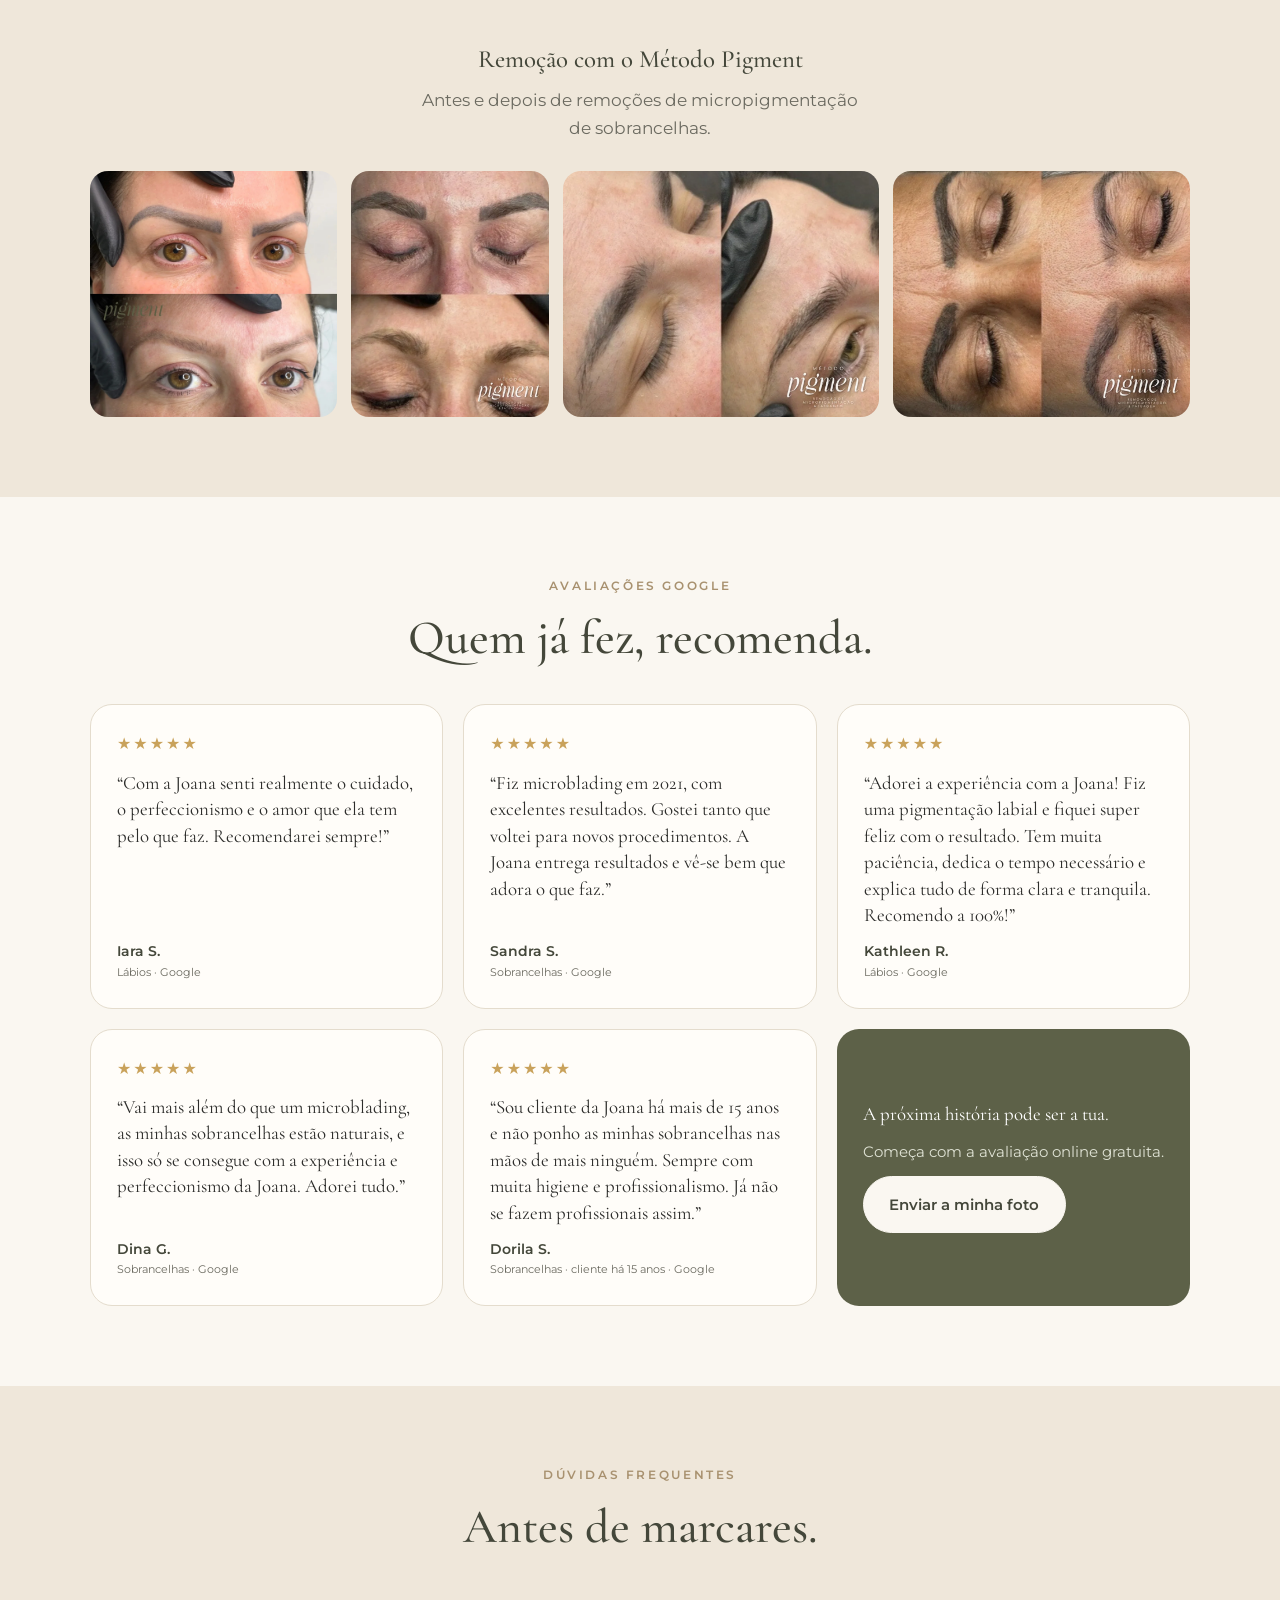
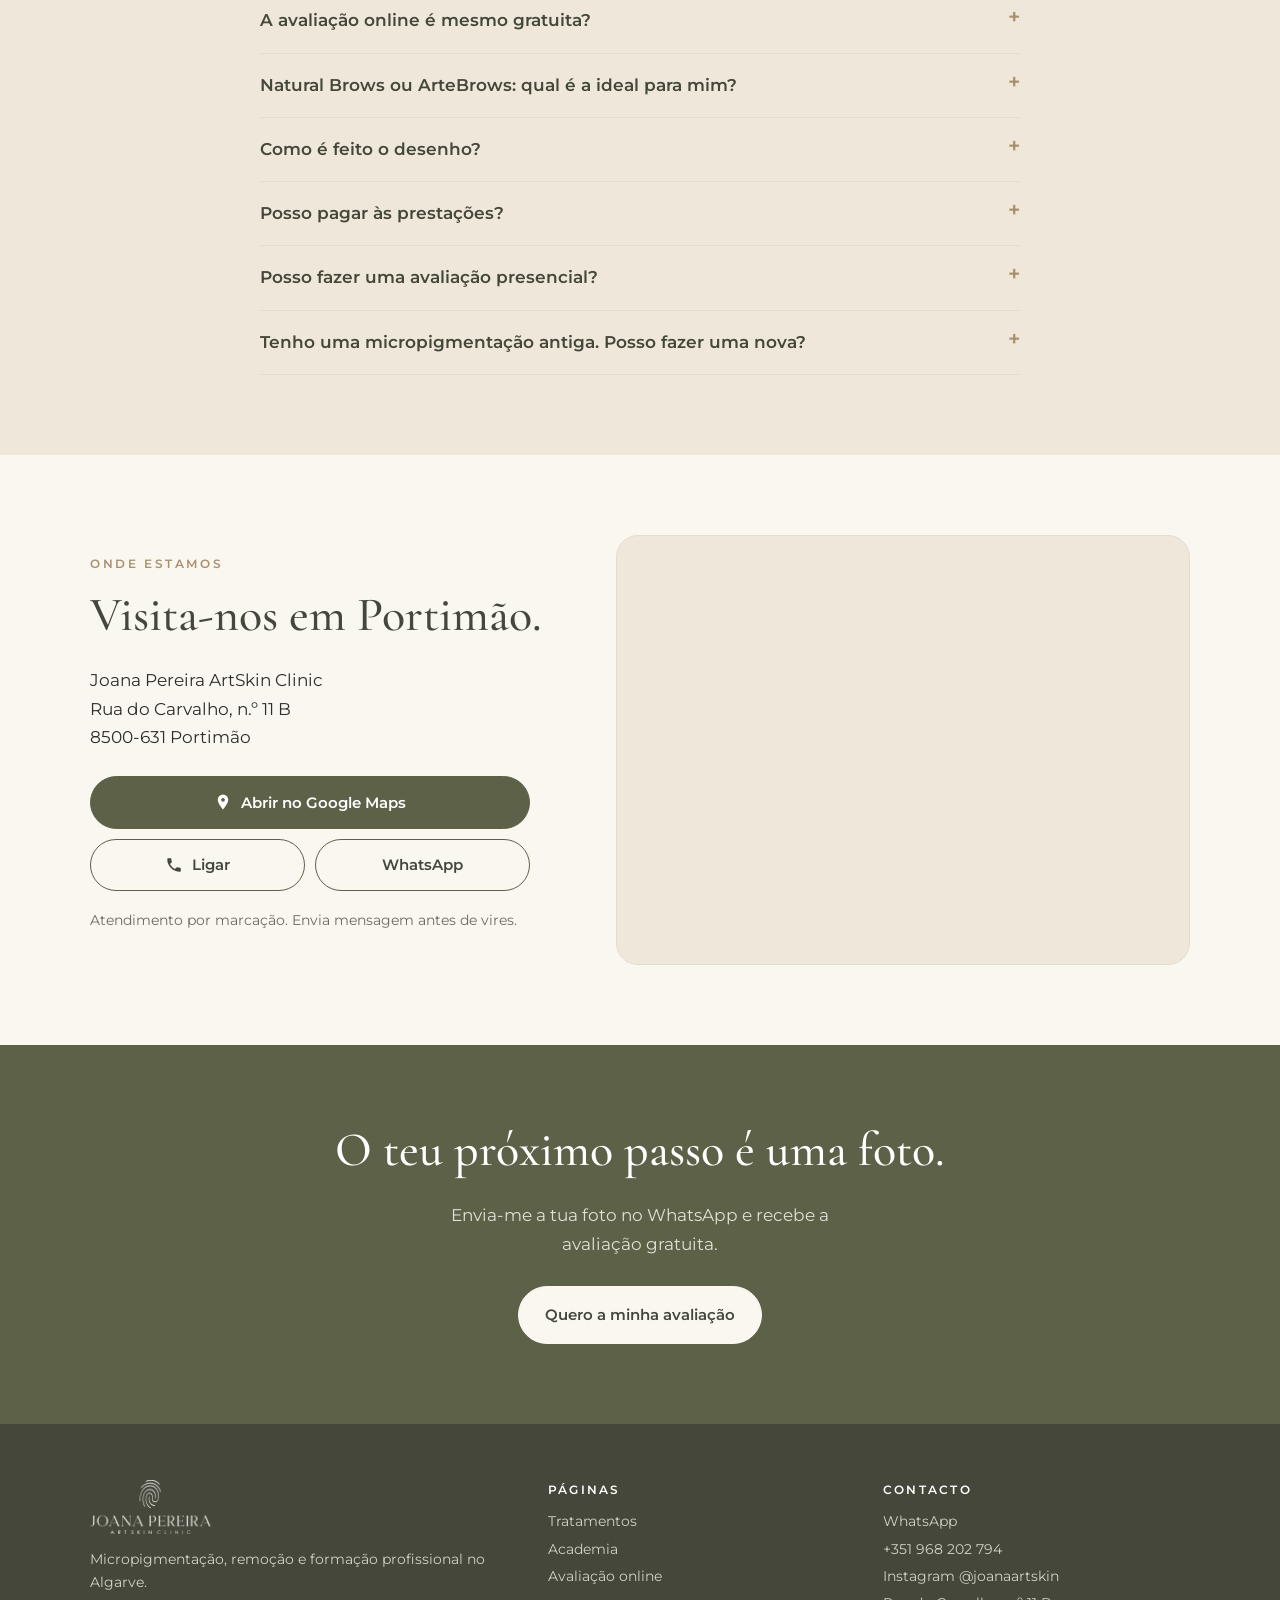
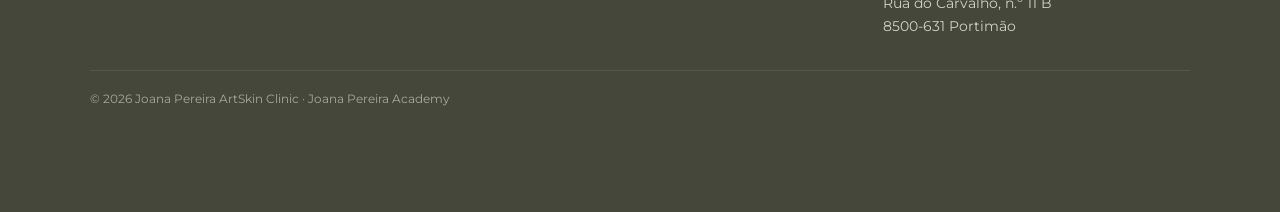
<file: clientes.html>
<!doctype html>
<html lang="pt-PT">
<head>
  <meta charset="utf-8">
  <meta name="viewport" content="width=device-width, initial-scale=1">
  <title>Tratamentos | Joana Pereira</title>
  <meta name="description" content="Natural Brows, ArteBrows, Beauty Lips e remoção com o Método Pigment no Algarve. Avaliação online gratuita por foto no WhatsApp.">
  <meta property="og:title" content="Joana Pereira ArtSkin Clinic & Academy">
  <meta property="og:description" content="Tratamentos e formações em micropigmentação no Algarve.">
  <meta property="og:image" content="assets/img/joana-pereira-1200.jpg">
  <link rel="icon" href="assets/logos/icone.png">
  <link rel="preconnect" href="https://fonts.googleapis.com">
  <link rel="preconnect" href="https://fonts.gstatic.com" crossorigin>
  <link href="https://fonts.googleapis.com/css2?family=Cormorant+Garamond:ital,wght@0,500;0,600;1,500&family=Montserrat:wght@400;500;600&display=swap" rel="stylesheet">
  <link rel="stylesheet" href="assets/css/site.css">
</head>
<body>

<header class="site-header">
  <div class="wrap">
    <a class="brand" href="index.html" aria-label="Joana Pereira ArtSkin Clinic — início"><img src="assets/logos/joana-pereira-artskin-clinic.png" alt="Joana Pereira ArtSkin Clinic" width="1000" height="447"></a>
    <nav class="nav" aria-label="Principal">
      <a href="index.html">Início</a>
      <a href="clientes.html" aria-current="page">Tratamentos</a>
      <a href="academia.html">Academia</a>
      <a href="index.html#sobre">Sobre</a>
      <a href="#visita">Onde estamos</a>
    </nav>
    <a class="btn" href="#" data-wa="Olá Joana! Gostava de mais informações.">WhatsApp</a>
  </div>
  <div class="mobile-tabs">
    <a href="clientes.html" aria-current="page">Sou cliente</a>
    <a href="academia.html">Quero formação</a>
  </div>
</header>

<main>
  <section class="hero">
    <div class="wrap">
      <div>
        <p class="eyebrow">Tratamentos · ArtSkin Clinic</p>
        <h1>Acorda pronta, todos os dias.</h1>
        <p class="lead">Mais de 8.500 procedimentos realizados. Sobrancelhas e lábios com aspeto natural, desenhados para o teu rosto. E se tens um trabalho antigo que já não gostas, nós removemos.</p>
        <div class="cta-row">
          <a class="btn" href="#" data-wa="Olá Joana! Quero fazer a avaliação online gratuita. Vou enviar a minha foto.">Avaliação online gratuita</a>
          <a class="btn ghost" href="#tratamentos">Ver tratamentos</a>
        </div>
      </div>
      <div class="hero-photo">
        <picture>
          <source type="image/webp" srcset="assets/img/joana-pereira-800.webp 800w, assets/img/joana-pereira-1200.webp 1200w" sizes="(min-width: 900px) 460px, 100vw">
          <img class="photo" src="assets/img/joana-pereira-800.jpg" srcset="assets/img/joana-pereira-800.jpg 800w, assets/img/joana-pereira-1200.jpg 1200w" sizes="(min-width: 900px) 460px, 100vw" width="800" height="1200" alt="Joana Pereira a sorrir no seu estúdio">
        </picture>
        <div class="badge"><strong data-count="8500" data-suffix="+">8.500+</strong><small>procedimentos realizados</small></div>
      </div>
    </div>
  </section>

  <section id="tratamentos" class="bg-sand">
    <div class="wrap">
      <p class="eyebrow">Tratamentos</p>
      <h2>Escolhe o teu.</h2>
      <div class="klarna" style="margin-top:20px"><span class="klarna-badge">Klarna</span><p><b>Pagamento facilitado em todos os tratamentos.</b> Divide o valor em até 3x sem juros com a Klarna.</p></div>
      <div class="grid two">
        <article class="card">
          <picture class="card-photo"><source type="image/webp" srcset="assets/img/trabalhos/natural-brows-antes-depois.webp"><img src="assets/img/trabalhos/natural-brows-antes-depois.jpg" width="1200" height="919" class="full" alt="Sobrancelhas Natural Brows, antes e depois" loading="lazy"></picture>
          <img class="logo" src="assets/logos/natural-brows.png" alt="Natural Brows" width="800" height="296" loading="lazy">
          <h3>Sobrancelhas Natural Brows</h3>
          <p>Para quem já tem densidade e pelo mais grosso. Preenche as diferenças de textura para um resultado de extrema naturalidade.</p>
          <ul><li>Ideal para sobrancelhas com volume</li><li>Uniformiza falhas e texturas</li><li>Efeito natural, sem "carimbo"</li></ul>
          <a class="btn ghost" href="#" data-wa="Olá Joana! Tenho interesse em Natural Brows (sobrancelhas). Vou enviar a minha foto para avaliação.">Avaliar sobrancelhas</a>
        </article>
        <article class="card">
          <picture class="card-photo"><source type="image/webp" srcset="assets/img/trabalhos/artebrows-montagem.webp"><img class="tall" src="assets/img/trabalhos/artebrows-montagem.jpg" width="1200" height="1500" alt="Sobrancelhas ArteBrows: resultado no rosto e detalhe fio a fio" loading="lazy"></picture>
          <img class="logo" src="assets/logos/artebrows-preto.png" alt="ArteBrows" width="800" height="422" loading="lazy">
          <h3>Sobrancelhas fio a fio ArteBrows</h3>
          <p>Para quem tem muito pouco pelo, sobrancelhas ralas e sem volume. Técnica fio a fio: desenhamos cada fio de forma artística, sem cortar a pele.</p>
          <ul><li>Ideal para sobrancelhas ralas</li><li>Fio a fio, sem cortar a pele</li><li>Devolve forma e volume</li></ul>
          <a class="btn ghost" href="#" data-wa="Olá Joana! Tenho interesse em ArteBrows (sobrancelhas). Vou enviar a minha foto para avaliação.">Avaliar sobrancelhas</a>
        </article>
        <article class="card">
          <picture class="card-photo"><source type="image/webp" srcset="assets/img/trabalhos/beauty-lips-card.webp"><img src="assets/img/trabalhos/beauty-lips-card.jpg" width="1200" height="919" alt="Lábios com micropigmentação Beauty Lips" loading="lazy"></picture>
          <img class="logo" src="assets/logos/beauty-lips.png" alt="Beauty Lips" width="800" height="442" loading="lazy">
          <h3>Lábios</h3>
          <p>Cor e contorno suaves para lábios com vida, sem precisares de batom.</p>
          <ul><li>Corrige assimetrias e cor</li><li>Tom escolhido para ti</li><li>Resultado delicado e luminoso</li></ul>
          <a class="btn ghost" href="#" data-wa="Olá Joana! Tenho interesse em Beauty Lips (lábios). Vou enviar a minha foto para avaliação.">Avaliar lábios</a>
        </article>
        <article class="card feature">
          <picture class="card-photo"><source type="image/webp" srcset="assets/img/trabalhos/remocao-card.webp"><img class="full" src="assets/img/trabalhos/remocao-card.jpg" width="1200" height="1200" alt="Remoção de sobrancelhas com o Método Pigment, antes e depois" loading="lazy" style="background:#4f5240"></picture>
          <img class="logo" src="assets/logos/metodo-pigment.png" alt="Método Pigment" width="800" height="402" loading="lazy" style="filter:brightness(0) invert(1)">
          <h3>Remoção</h3>
          <p>Remoção de micropigmentação e tatuagem, com acompanhamento em cada sessão.</p>
          <ul><li>Sobrancelhas, lábios ou tatuagem</li><li>Plano de sessões personalizado</li><li>Prepara a pele para um novo trabalho</li></ul>
          <a class="btn light" href="#" data-wa="Olá Joana! Quero remover uma micropigmentação/tatuagem. Vou enviar a foto para avaliação.">Avaliar remoção</a>
        </article>
      </div>
    </div>
  </section>

  <section id="avaliacao">
    <div class="wrap eval">
      <div class="eval-photo">
        <picture>
          <source type="image/webp" srcset="assets/img/joana-avaliacao.webp">
          <img src="assets/img/joana-avaliacao.jpg" width="462" height="1080" alt="Joana Pereira a fazer uma avaliação no tablet" loading="lazy">
        </picture>
      </div>
      <div>
        <p class="eyebrow">Avaliação online</p>
        <h2>Envia uma foto. Eu digo-te o que é possível.</h2>
        <p class="lead">É totalmente gratuita e feita por mim, no WhatsApp.</p>
        <ol class="steps">
          <li><div><strong>Boa luz</strong><span>De frente para uma janela, com luz natural.</span></div></li>
          <li><div><strong>Sem maquilhagem</strong><span>Para ver a tua pele e o teu pelo como são.</span></div></li>
          <li><div><strong>Foto nítida</strong><span>Dica: limpa a câmara antes de tirar a foto.</span></div></li>
          <li><div><strong>Envia no WhatsApp</strong><span>Carrega no botão e anexa a foto na conversa.</span></div></li>
        </ol>
        <div class="cta-row">
          <a class="btn" href="#" data-wa="Olá Joana! Quero fazer a avaliação online gratuita. Vou enviar a minha foto.">Enviar a minha foto</a>
        </div>
        <div class="note"><b>Bom saber:</b> o esboço é feito no dia do procedimento. Se preferires uma consulta de avaliação presencial, o investimento é de 25€.</div>
      </div>
    </div>
  </section>

  <section class="bg-sand">
    <div class="wrap center">
      <p class="eyebrow">Trabalhos</p>
      <h2>Resultados reais.</h2>
      <!-- Fotos reais dos trabalhos. TODO: juntar sobrancelhas (Natural Brows) -->
      <div class="gallery feature">
        <figure class="big">
          <picture><source type="image/webp" srcset="assets/img/trabalhos/artebrows-1.webp"><img src="assets/img/trabalhos/artebrows-1.jpg" style="object-position:100% 50%" alt="Sobrancelhas fio a fio ArteBrows, resultado natural" loading="lazy"></picture>
          <figcaption>ArteBrows · fio a fio</figcaption>
        </figure>
        <figure class="tall">
          <picture><source type="image/webp" srcset="assets/img/trabalhos/labios-3.webp"><img src="assets/img/trabalhos/labios-3.jpg" alt="Lábios com micropigmentação Beauty Lips, tom rosado natural" loading="lazy"></picture>
          <figcaption>Beauty Lips</figcaption>
        </figure>
        <figure>
          <picture><source type="image/webp" srcset="assets/img/trabalhos/labios-1.webp"><img src="assets/img/trabalhos/labios-1.jpg" alt="Lábios com micropigmentação Beauty Lips, cor uniforme" loading="lazy"></picture>
          <figcaption>Beauty Lips</figcaption>
        </figure>
        <figure>
          <picture><source type="image/webp" srcset="assets/img/trabalhos/labios-2.webp"><img src="assets/img/trabalhos/labios-2.jpg" alt="Lábios com micropigmentação Beauty Lips, sorriso" loading="lazy"></picture>
          <figcaption>Beauty Lips</figcaption>
        </figure>
      </div>
      <h3 style="margin-top:48px">Remoção com o Método Pigment</h3>
      <p class="lead">Antes e depois de remoções de micropigmentação de sobrancelhas.</p>
      <div class="strip">
        <figure style="flex:425 1 0">
          <picture><source type="image/webp" srcset="assets/img/trabalhos/remocao-sobrancelhas.webp"><img src="assets/img/trabalhos/remocao-sobrancelhas.jpg" width="1200" height="1200" alt="Remoção de sobrancelhas com o Método Pigment, antes e depois" loading="lazy"></picture>
        </figure>
        <figure style="flex:342 1 0">
          <picture><source type="image/webp" srcset="assets/img/trabalhos/remocao-2.webp"><img src="assets/img/trabalhos/remocao-2.jpg" width="342" height="425" alt="Remoção de sobrancelhas com o Método Pigment, caso 1, antes e depois" loading="lazy"></picture>
        </figure>
        <figure style="flex:545 1 0">
          <picture><source type="image/webp" srcset="assets/img/trabalhos/remocao-3.webp"><img src="assets/img/trabalhos/remocao-3.jpg" width="545" height="425" alt="Remoção de sobrancelhas com o Método Pigment, caso 2, antes e depois" loading="lazy"></picture>
        </figure>
        <figure style="flex:512 1 0">
          <picture><source type="image/webp" srcset="assets/img/trabalhos/remocao-4.webp"><img src="assets/img/trabalhos/remocao-4.jpg" width="512" height="424" alt="Remoção de sobrancelhas com o Método Pigment, caso 3, antes e depois" loading="lazy"></picture>
        </figure>
      </div>
    </div>
  </section>

  <section>
    <div class="wrap center">
      <p class="eyebrow">Avaliações Google</p>
      <h2>Quem já fez, recomenda.</h2>
      <!-- Testemunhos reais do Google -->
      <div class="reviews" style="text-align:left">
        <article class="review"><div class="stars" aria-label="5 estrelas">★★★★★</div><blockquote>“Com a Joana senti realmente o cuidado, o perfeccionismo e o amor que ela tem pelo que faz. Recomendarei sempre!”</blockquote><cite>Iara S.<small>Lábios · Google</small></cite></article>
        <article class="review"><div class="stars" aria-label="5 estrelas">★★★★★</div><blockquote>“Fiz microblading em 2021, com excelentes resultados. Gostei tanto que voltei para novos procedimentos. A Joana entrega resultados e vê-se bem que adora o que faz.”</blockquote><cite>Sandra S.<small>Sobrancelhas · Google</small></cite></article>
        <article class="review"><div class="stars" aria-label="5 estrelas">★★★★★</div><blockquote>“Adorei a experiência com a Joana! Fiz uma pigmentação labial e fiquei super feliz com o resultado. Tem muita paciência, dedica o tempo necessário e explica tudo de forma clara e tranquila. Recomendo a 100%!”</blockquote><cite>Kathleen R.<small>Lábios · Google</small></cite></article>
        <article class="review"><div class="stars" aria-label="5 estrelas">★★★★★</div><blockquote>“Vai mais além do que um microblading, as minhas sobrancelhas estão naturais, e isso só se consegue com a experiência e perfeccionismo da Joana. Adorei tudo.”</blockquote><cite>Dina G.<small>Sobrancelhas · Google</small></cite></article>
        <article class="review"><div class="stars" aria-label="5 estrelas">★★★★★</div><blockquote>“Sou cliente da Joana há mais de 15 anos e não ponho as minhas sobrancelhas nas mãos de mais ninguém. Sempre com muita higiene e profissionalismo. Já não se fazem profissionais assim.”</blockquote><cite>Dorila S.<small>Sobrancelhas · cliente há 15 anos · Google</small></cite></article>
        <article class="review" style="background:var(--olive);border:0;justify-content:center"><blockquote style="color:#fff">A próxima história pode ser a tua.</blockquote><p style="color:#dfe2d4;font-size:.92rem;margin:0">Começa com a avaliação online gratuita.</p><a class="btn light" style="align-self:flex-start" href="#" data-wa="Olá Joana! Quero fazer a avaliação online gratuita. Vou enviar a minha foto.">Enviar a minha foto</a></article>
      </div>
    </div>
  </section>

  <section class="bg-sand">
    <div class="wrap">
      <div class="center"><p class="eyebrow">Dúvidas frequentes</p><h2>Antes de marcares.</h2></div>
      <div class="faq">
        <details><summary>A avaliação online é mesmo gratuita?</summary><p>Sim. Envias a tua foto no WhatsApp e eu respondo-te com a minha análise, sem compromisso.</p></details>
        <details><summary>Natural Brows ou ArteBrows: qual é a ideal para mim?</summary><p>Se já tens pelo e volume, o Natural Brows preenche as falhas com extrema naturalidade. Se tens muito pouco pelo, o ArteBrows cria a sobrancelha fio a fio. Na dúvida, envia-me uma foto e eu digo-te qual é a ideal.</p></details>
        <details><summary>Como é feito o desenho?</summary><p>O esboço é feito no dia do procedimento, contigo, antes de começarmos. Só avançamos quando estiveres feliz com o desenho.</p></details>
        <details><summary>Posso pagar às prestações?</summary><p>Sim. Todos os tratamentos podem ser pagos em até 3x sem juros com a Klarna.</p></details>
        <details><summary>Posso fazer uma avaliação presencial?</summary><p>Sim. A consulta de avaliação presencial tem um investimento de 25€.</p></details>
        <details><summary>Tenho uma micropigmentação antiga. Posso fazer uma nova?</summary><p>Depende do estado do trabalho anterior. Envia uma foto: às vezes é possível corrigir, outras vezes é melhor remover primeiro com o Método Pigment.</p></details>
      </div>
    </div>
  </section>

  <!-- ONDE ESTAMOS -->
  <section id="visita">
    <div class="wrap visit">
      <div>
        <p class="eyebrow">Onde estamos</p>
        <h2>Visita-nos em Portimão.</h2>
        <address class="addr">
          Joana Pereira ArtSkin Clinic<br>
          Rua do Carvalho, n.º 11 B<br>
          8500-631 Portimão
        </address>
        <div class="quick">
          <a class="btn wide" href="https://www.google.com/maps/dir/?api=1&amp;destination=Rua%20do%20Carvalho%2011B%2C%208500-631%20Portim%C3%A3o" target="_blank" rel="noopener">
            <svg viewBox="0 0 24 24" aria-hidden="true"><path d="M12 2a7 7 0 0 0-7 7c0 5.2 7 13 7 13s7-7.8 7-13a7 7 0 0 0-7-7Zm0 9.5A2.5 2.5 0 1 1 12 6.5a2.5 2.5 0 0 1 0 5Z"/></svg>Abrir no Google Maps</a>
          <a class="btn ghost" href="tel:+351968202794">
            <svg viewBox="0 0 24 24" aria-hidden="true"><path d="M6.6 10.8a15.1 15.1 0 0 0 6.6 6.6l2.2-2.2c.3-.3.7-.4 1-.2 1.1.4 2.3.6 3.6.6.6 0 1 .4 1 1V20c0 .6-.4 1-1 1A17 17 0 0 1 3 4c0-.6.4-1 1-1h3.5c.6 0 1 .4 1 1 0 1.3.2 2.5.6 3.6.1.3 0 .7-.2 1l-2.3 2.2Z"/></svg>Ligar</a>
          <a class="btn ghost" href="#" data-wa="Olá Joana! Gostava de marcar uma visita ao estúdio.">WhatsApp</a>
        </div>
        <p class="small-note">Atendimento por marcação. Envia mensagem antes de vires.</p>
      </div>
      <div class="map">
        <iframe title="Mapa: Joana Pereira ArtSkin Clinic, Rua do Carvalho 11 B, Portimão" src="https://maps.google.com/maps?q=Rua%20do%20Carvalho%2011B%2C%208500-631%20Portim%C3%A3o&amp;z=16&amp;output=embed" loading="lazy" referrerpolicy="no-referrer-when-downgrade" allowfullscreen></iframe>
      </div>
    </div>
  </section>

  <section class="bg-olive">
    <div class="wrap center">
      <h2>O teu próximo passo é uma foto.</h2>
      <p class="lead">Envia-me a tua foto no WhatsApp e recebe a avaliação gratuita.</p>
      <div class="cta-row"><a class="btn light" href="#" data-wa="Olá Joana! Quero fazer a avaliação online gratuita. Vou enviar a minha foto.">Quero a minha avaliação</a></div>
    </div>
  </section>
</main>


<footer class="site-footer">
  <div class="wrap">
    <div>
      <img src="assets/logos/joana-pereira-artskin-clinic.png" alt="Joana Pereira ArtSkin Clinic" width="1000" height="447">
      <p>Micropigmentação, remoção e formação profissional no Algarve.</p>
    </div>
    <div>
      <h4>Páginas</h4>
      <a href="clientes.html">Tratamentos</a>
      <a href="academia.html">Academia</a>
      <a href="clientes.html#avaliacao">Avaliação online</a>
    </div>
    <div>
      <h4>Contacto</h4>
      <a href="#" data-wa="Olá Joana!">WhatsApp</a>
      <a href="tel:+351968202794">+351 968 202 794</a>
      <a href="https://www.instagram.com/joanaartskin/" target="_blank" rel="noopener">Instagram @joanaartskin</a>
      <a href="https://www.google.com/maps/search/?api=1&amp;query=Rua+do+Carvalho+11B,+8500-631+Portim%C3%A3o" target="_blank" rel="noopener">Rua do Carvalho, n.º 11 B<br>8500-631 Portimão</a>
    </div>
    <p class="copy">© <span data-year>2026</span> Joana Pereira ArtSkin Clinic · Joana Pereira Academy</p>
  </div>
</footer>

<a class="wa-float" href="#" data-wa="Olá Joana!" aria-label="Falar no WhatsApp">
  <svg viewBox="0 0 32 32" aria-hidden="true"><path d="M16 3a13 13 0 0 0-11.2 19.6L3 29l6.6-1.7A13 13 0 1 0 16 3Zm0 23.7c-2 0-4-.5-5.7-1.6l-.4-.2-3.9 1 1-3.8-.3-.4A10.7 10.7 0 1 1 16 26.7Zm5.9-8c-.3-.2-1.9-1-2.2-1-.3-.1-.5-.2-.7.1l-1 1.2c-.2.2-.4.3-.7.1a8.8 8.8 0 0 1-4.4-3.8c-.3-.5.3-.5 1-1.6.1-.2 0-.4 0-.5l-1-2.4c-.3-.6-.5-.5-.7-.5h-.6c-.2 0-.5 0-.8.4-.3.3-1 1-1 2.5s1 2.9 1.2 3.1c.2.2 2 3.1 4.9 4.4 1.8.8 2.5.8 3.4.7.6-.1 1.9-.8 2.1-1.5.3-.7.3-1.3.2-1.5l-.7-.3Z"/></svg>
</a>

<script src="assets/js/site.js"></script>
</body>
</html>
</file>
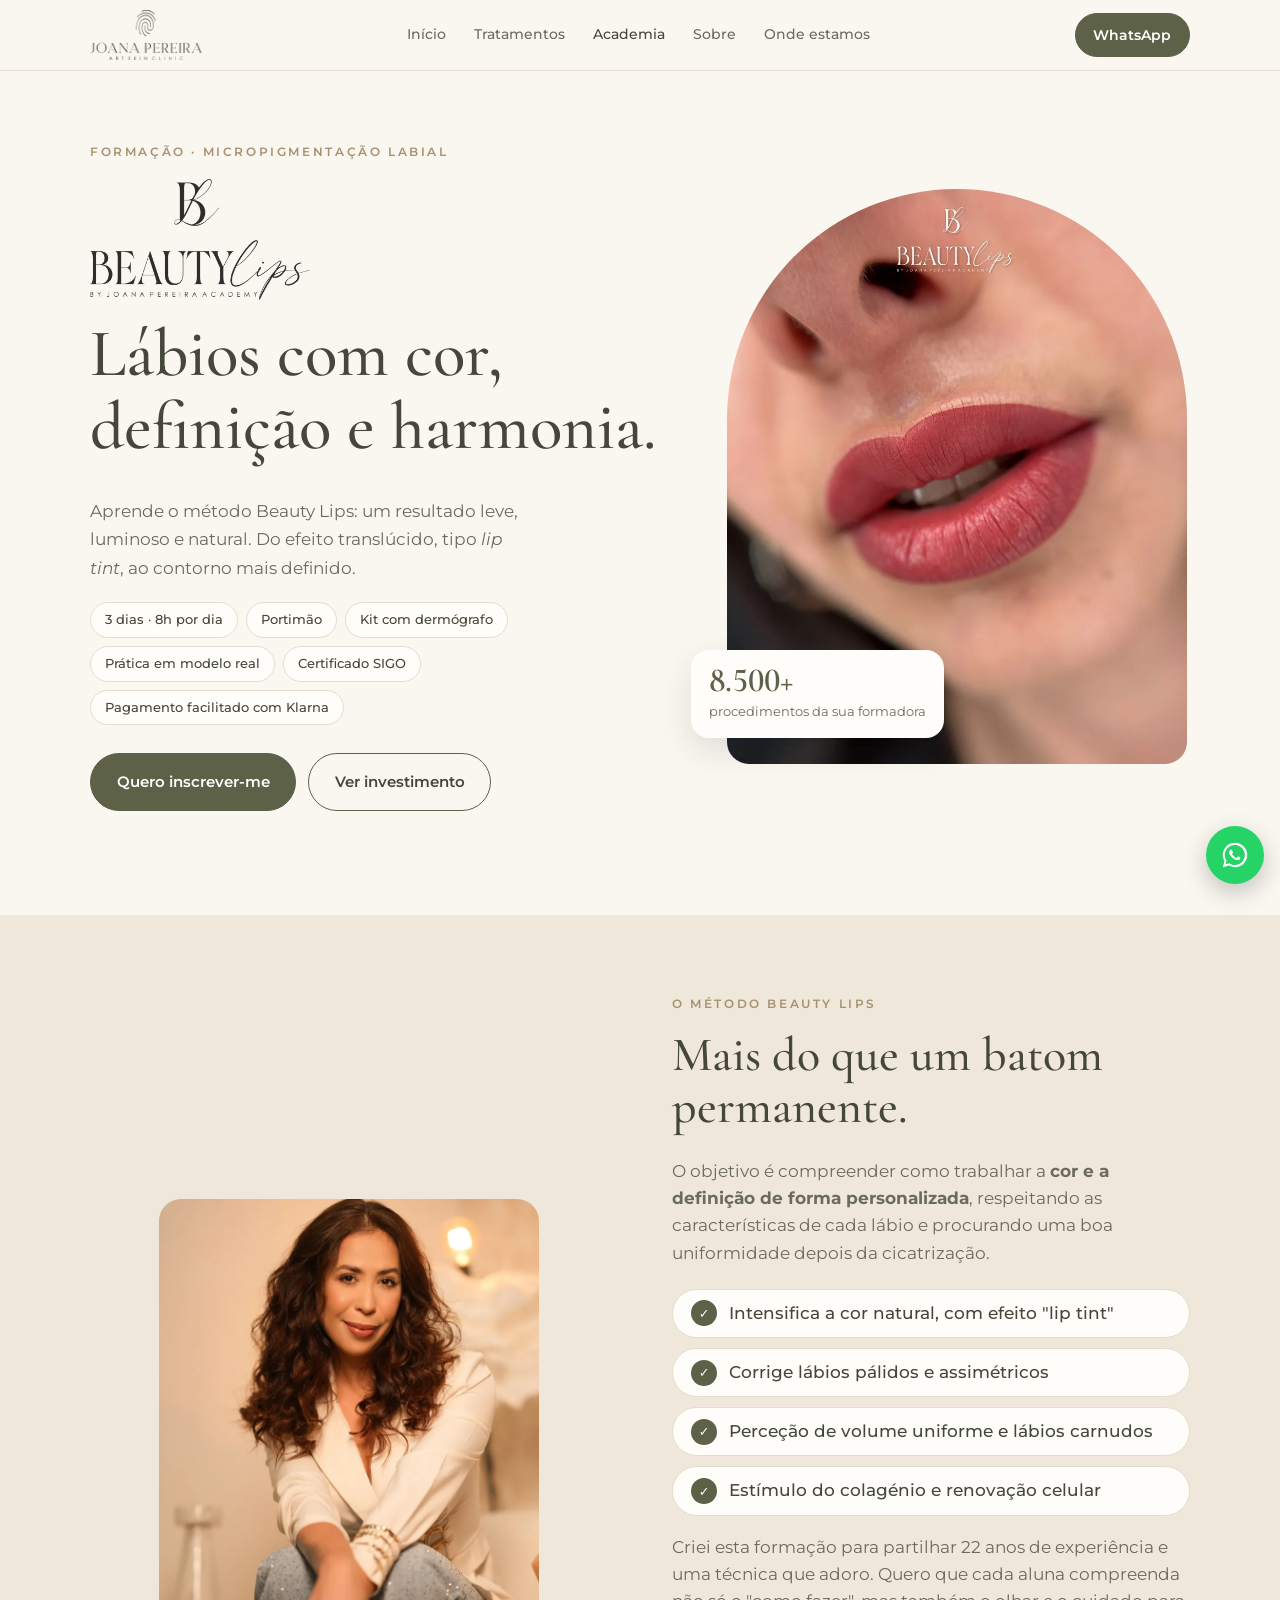
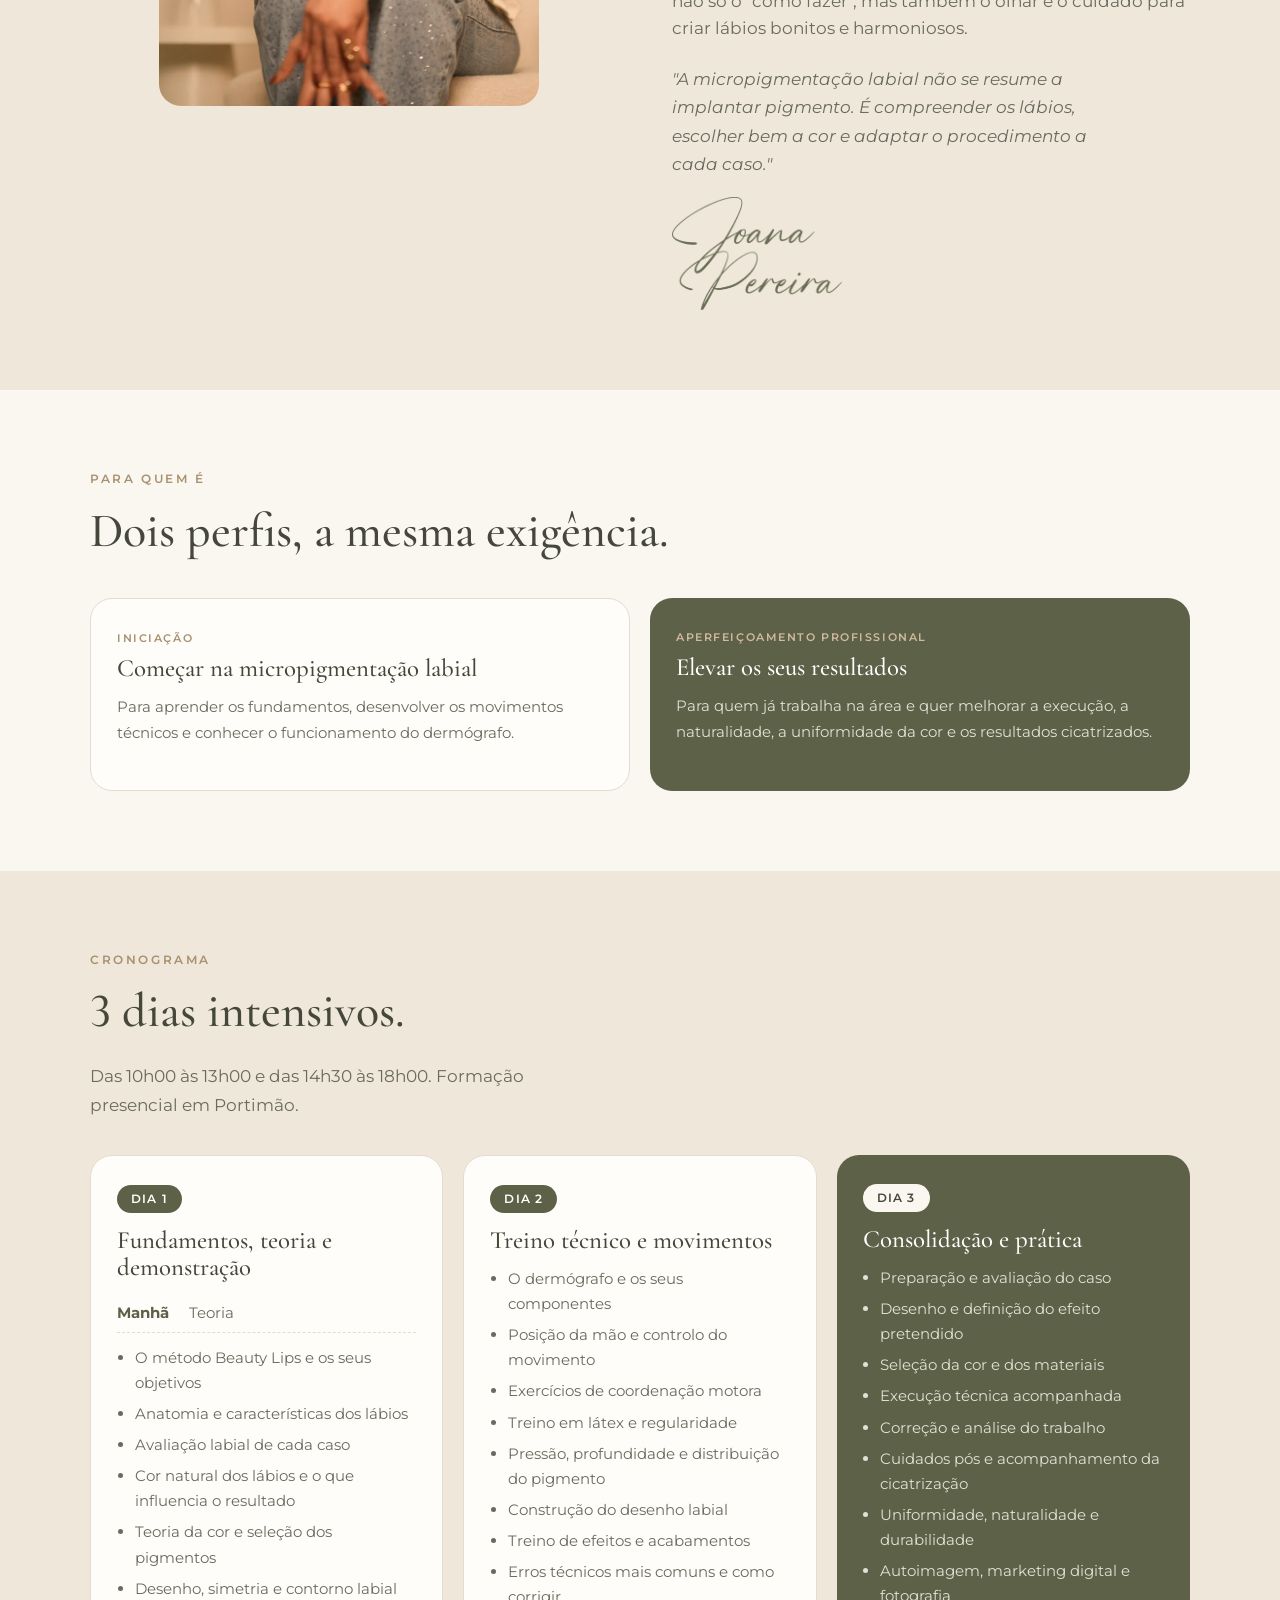
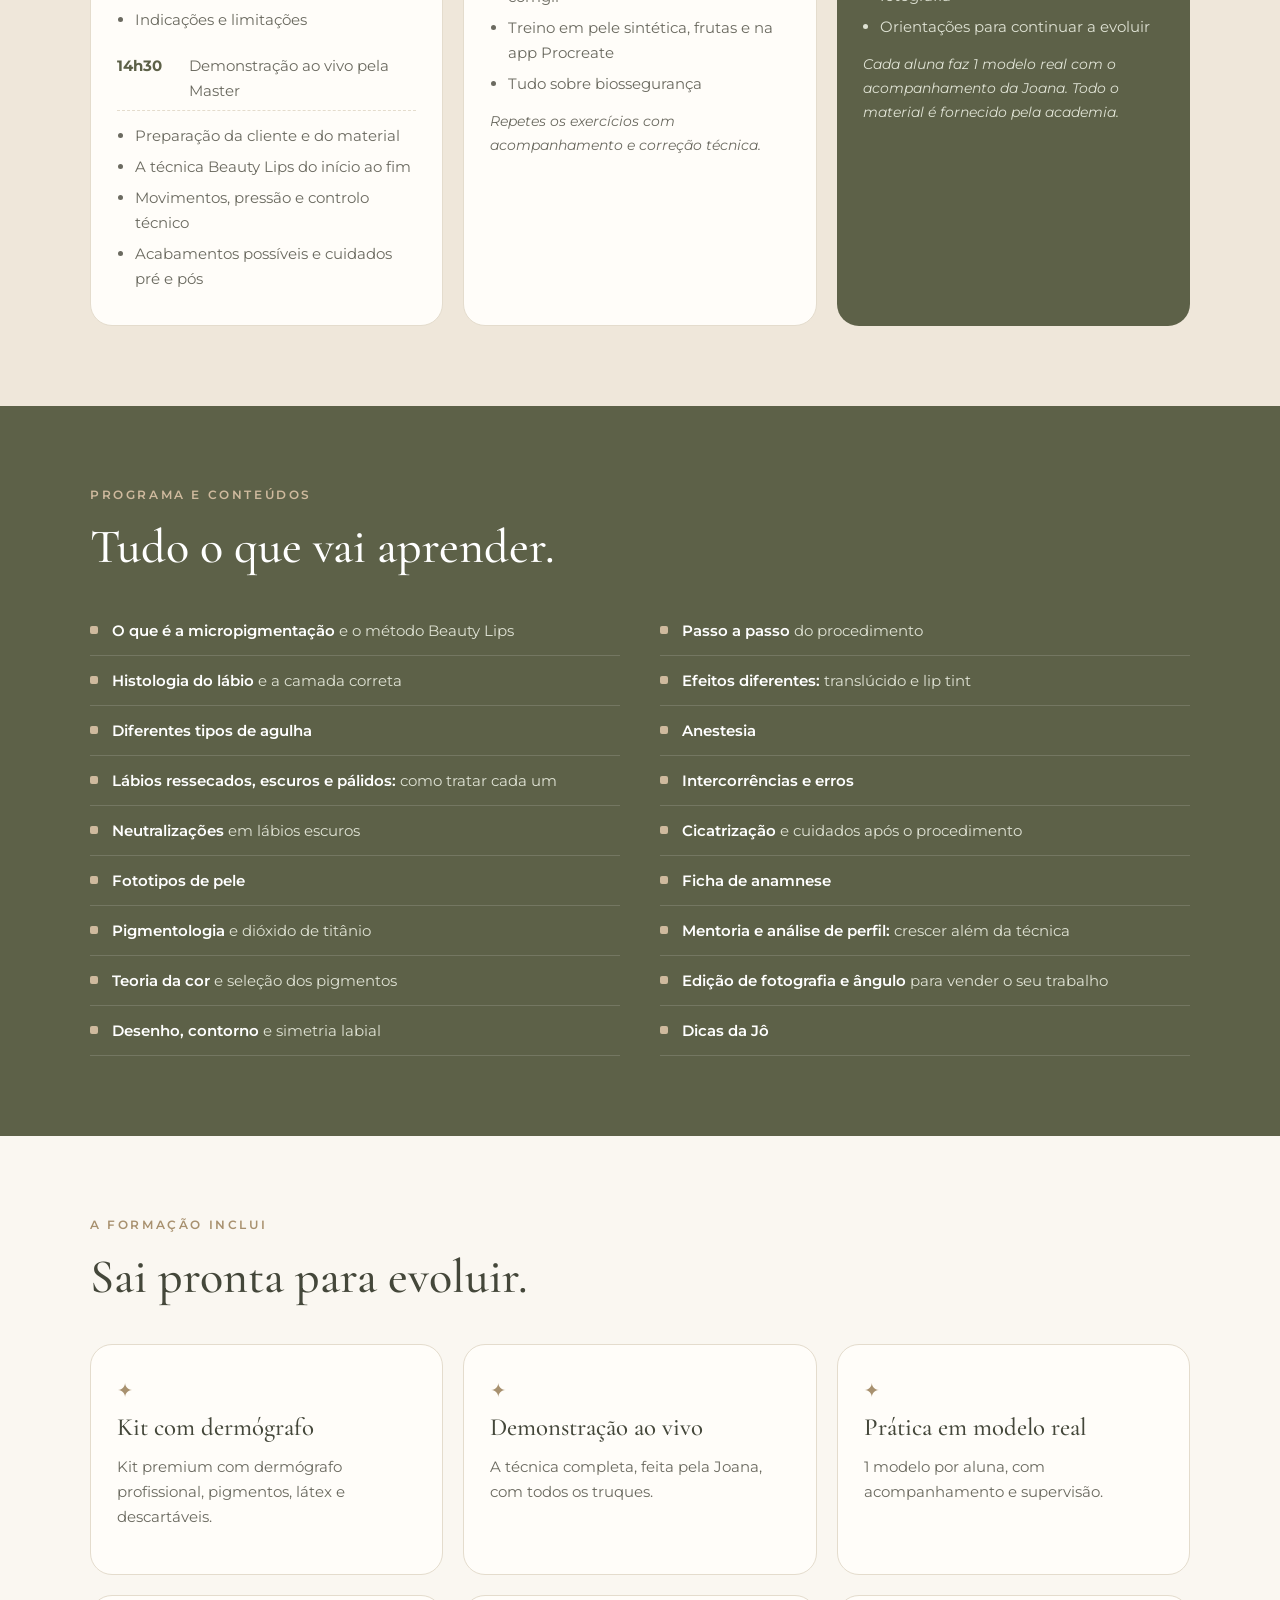
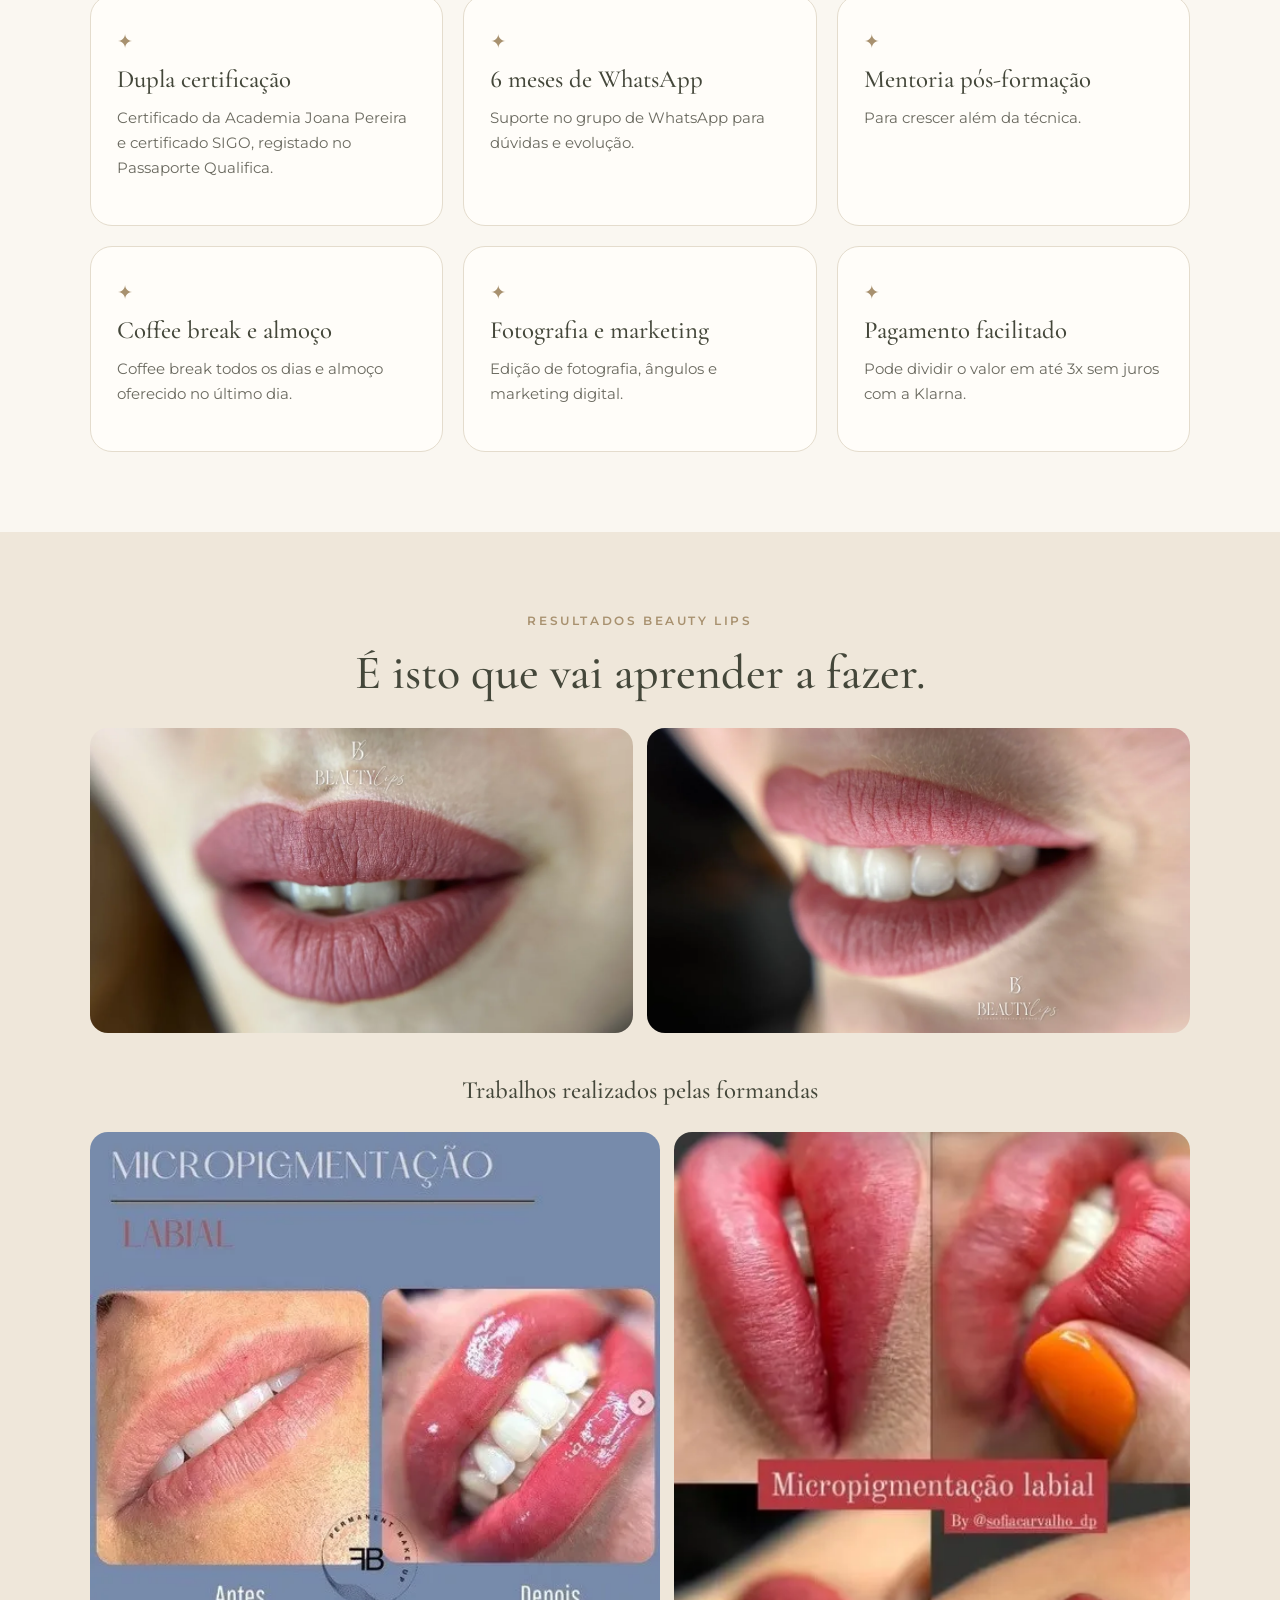
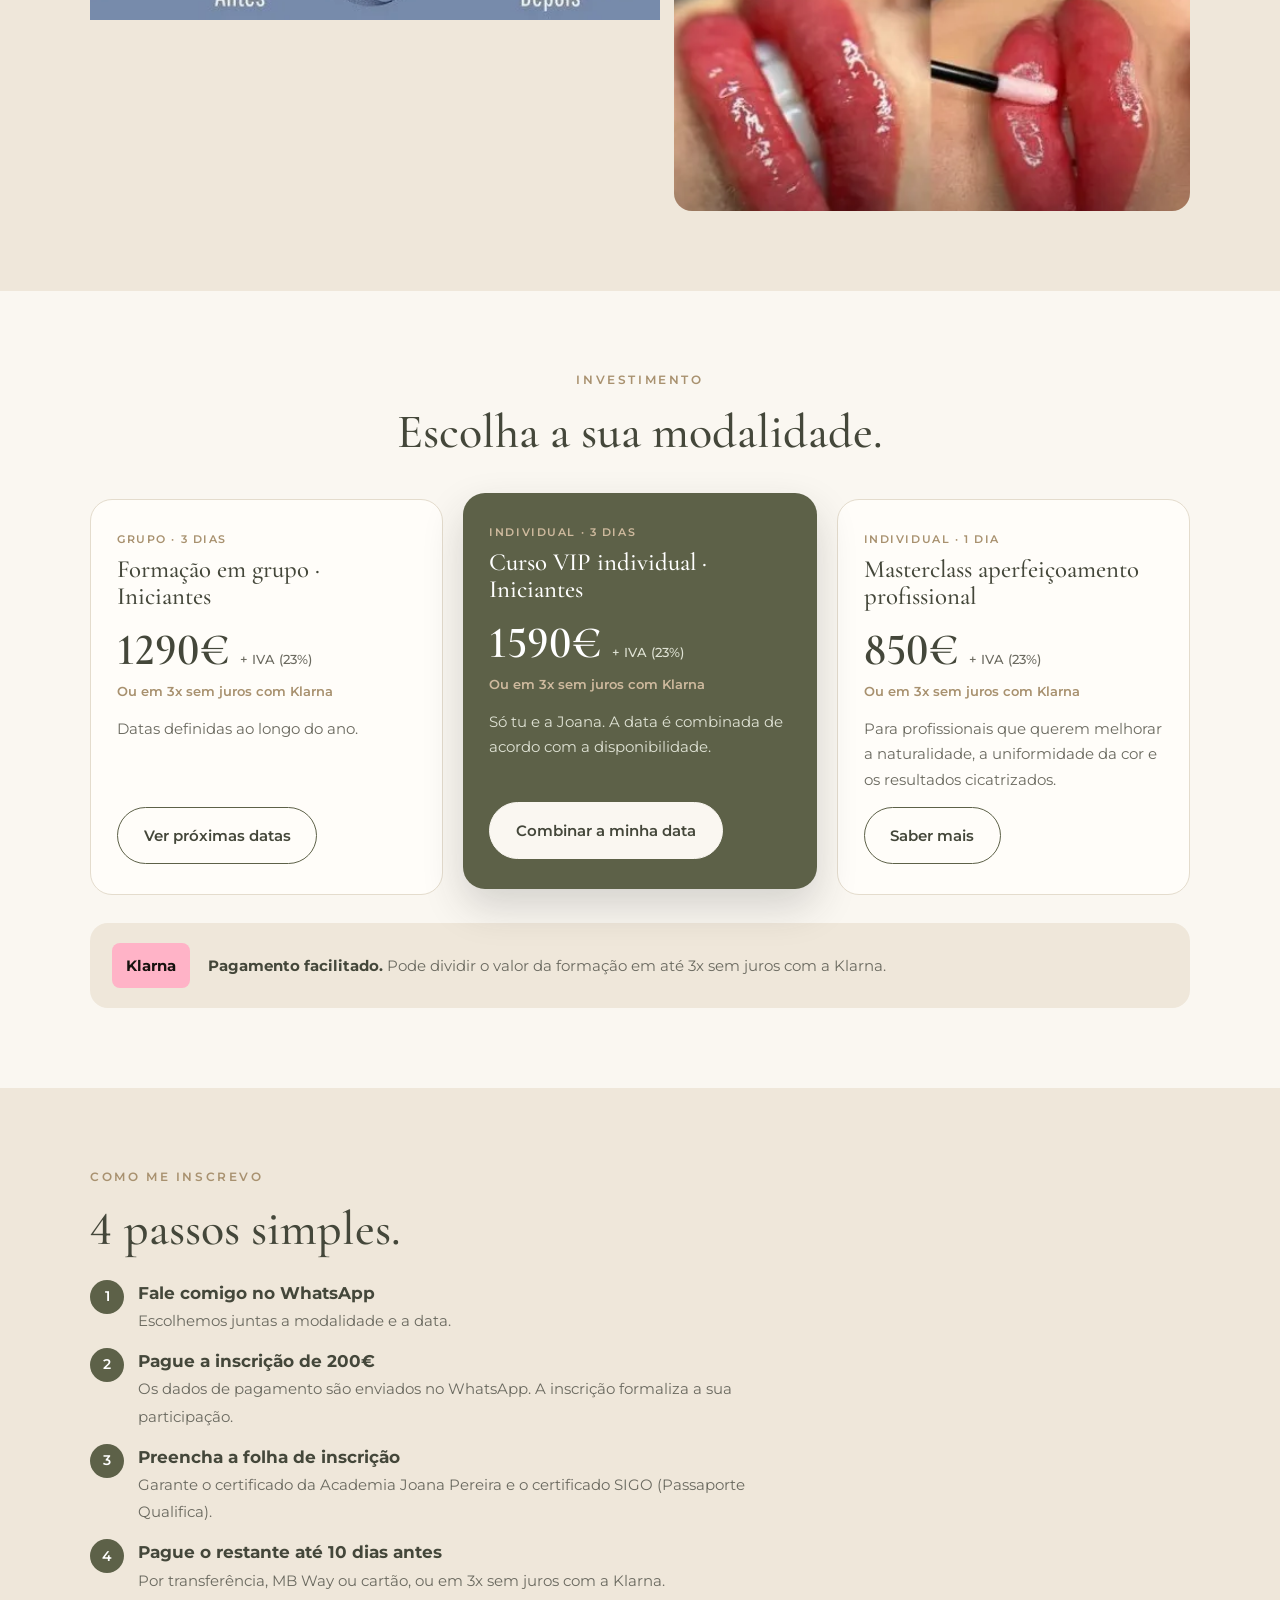
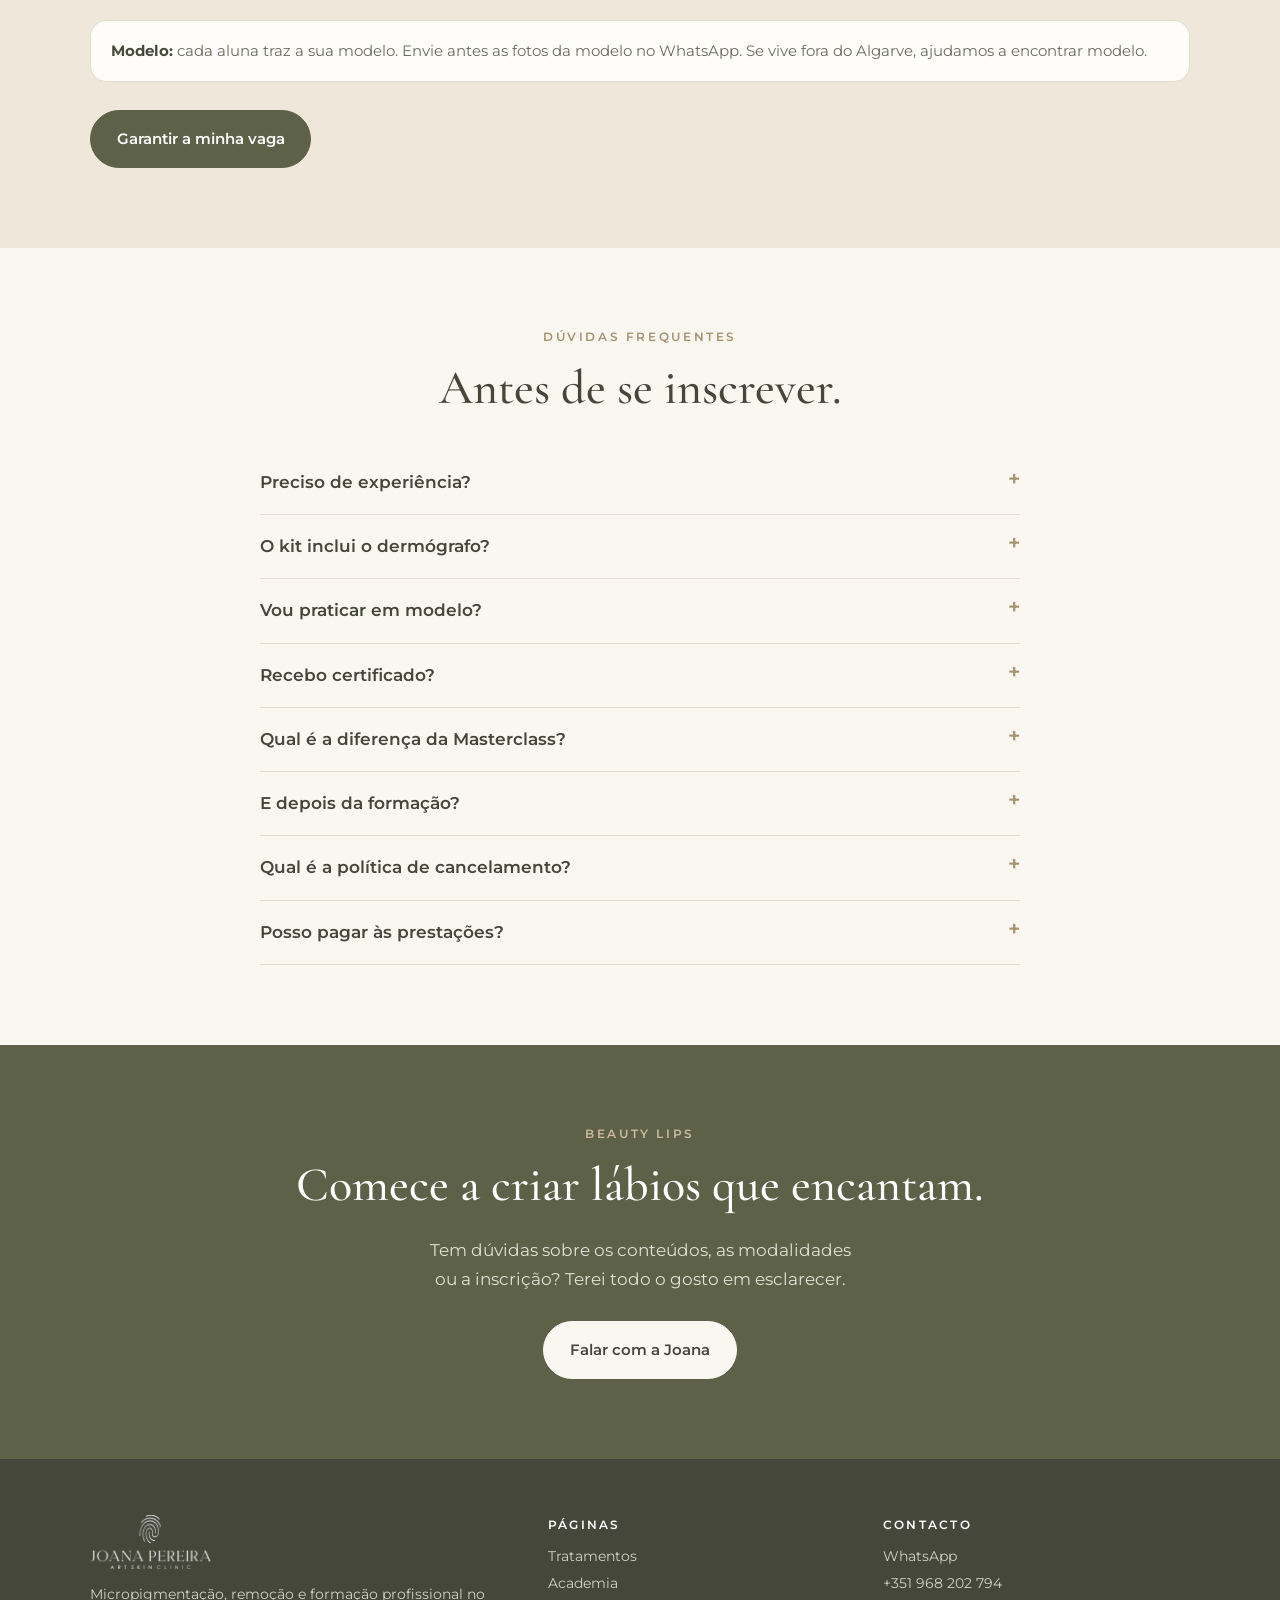
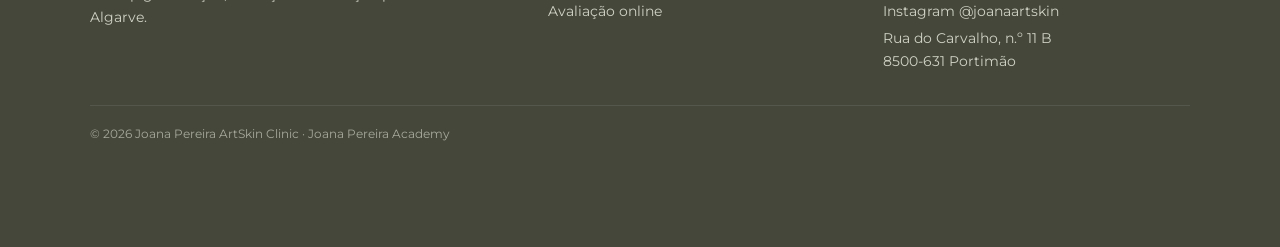
<file: formacao-beauty-lips.html>
<!doctype html>
<html lang="pt-PT">
<head>
  <meta charset="utf-8">
  <meta name="viewport" content="width=device-width, initial-scale=1">
  <title>Formação Beauty Lips | Joana Pereira Academy</title>
  <meta name="description" content="Formação Beauty Lips em Portimão: micropigmentação labial em 3 dias, kit com dermógrafo, certificado da Academia e SIGO. Grupo, individual ou Masterclass. Pagamento em 3x com Klarna.">
  <meta property="og:title" content="Joana Pereira ArtSkin Clinic & Academy">
  <meta property="og:description" content="Tratamentos e formações em micropigmentação no Algarve.">
  <meta property="og:image" content="assets/img/joana-pereira-1200.jpg">
  <link rel="icon" href="assets/logos/icone.png">
  <link rel="preconnect" href="https://fonts.googleapis.com">
  <link rel="preconnect" href="https://fonts.gstatic.com" crossorigin>
  <link href="https://fonts.googleapis.com/css2?family=Cormorant+Garamond:ital,wght@0,500;0,600;1,500&family=Montserrat:wght@400;500;600&display=swap" rel="stylesheet">
  <link rel="stylesheet" href="assets/css/site.css">
</head>
<body>

<header class="site-header">
  <div class="wrap">
    <a class="brand" href="index.html" aria-label="Joana Pereira ArtSkin Clinic — início"><img src="assets/logos/joana-pereira-artskin-clinic.png" alt="Joana Pereira ArtSkin Clinic" width="1000" height="447"></a>
    <nav class="nav" aria-label="Principal">
      <a href="index.html">Início</a>
      <a href="clientes.html">Tratamentos</a>
      <a href="academia.html" aria-current="page">Academia</a>
      <a href="index.html#sobre">Sobre</a>
      <a href="#visita">Onde estamos</a>
    </nav>
    <a class="btn" href="#" data-wa="Olá Joana! Gostava de mais informações.">WhatsApp</a>
  </div>
  <div class="mobile-tabs">
    <a href="clientes.html">Sou cliente</a>
    <a href="academia.html" aria-current="page">Quero formação</a>
  </div>
</header>

<main>
  <!-- HERO -->
  <section class="hero">
    <div class="wrap">
      <div>
        <p class="eyebrow">Formação · Micropigmentação labial</p>
        <img src="assets/logos/beauty-lips.png" alt="Beauty Lips by Joana Pereira Academy" width="800" height="442" style="width:220px;margin-bottom:18px">
        <h1>Lábios com cor, definição e harmonia.</h1>
        <p class="lead">Aprende o método Beauty Lips: um resultado leve, luminoso e natural. Do efeito translúcido, tipo <i>lip tint</i>, ao contorno mais definido.</p>
        <ul class="chips">
          <li>3 dias · 8h por dia</li><li>Portimão</li><li>Kit com dermógrafo</li><li>Prática em modelo real</li><li>Certificado SIGO</li><li>Pagamento facilitado com Klarna</li>
        </ul>
        <div class="cta-row">
          <a class="btn" href="#" data-wa="Olá Joana! Quero inscrever-me na formação Beauty Lips. Quais são as próximas datas?">Quero inscrever-me</a>
          <a class="btn ghost" href="#investimento">Ver investimento</a>
        </div>
      </div>
      <div class="hero-photo">
        <picture>
          <source type="image/webp" srcset="assets/img/trabalhos/labios-3.webp">
          <img class="photo" src="assets/img/trabalhos/labios-3.jpg" width="900" height="1200" alt="Lábios com micropigmentação Beauty Lips" style="object-position:50% 0%">
        </picture>
        <div class="badge"><strong data-count="8500" data-suffix="+">8.500+</strong><small>procedimentos da sua formadora</small></div>
      </div>
    </div>
  </section>

  <!-- O MÉTODO -->
  <section class="bg-sand">
    <div class="wrap about">
      <div class="eval-photo">
        <picture><source type="image/webp" srcset="assets/img/formacao/joana-retrato.webp"><img src="assets/img/formacao/joana-retrato.jpg" width="800" height="1200" alt="Joana Pereira, formadora" loading="lazy"></picture>
      </div>
      <div>
        <p class="eyebrow">O método Beauty Lips</p>
        <h2>Mais do que um batom permanente.</h2>
        <p style="color:var(--muted)">O objetivo é compreender como trabalhar a <b>cor e a definição de forma personalizada</b>, respeitando as características de cada lábio e procurando uma boa uniformidade depois da cicatrização.</p>
        <ul class="checks">
          <li>Intensifica a cor natural, com efeito "lip tint"</li>
          <li>Corrige lábios pálidos e assimétricos</li>
          <li>Perceção de volume uniforme e lábios carnudos</li>
          <li>Estímulo do colagénio e renovação celular</li>
        </ul>
        <p style="color:var(--muted);margin-top:18px">Criei esta formação para partilhar 22 anos de experiência e uma técnica que adoro. Quero que cada aluna compreenda não só o "como fazer", mas também o olhar e o cuidado para criar lábios bonitos e harmoniosos.</p>
        <p class="lead" style="font-style:italic;margin-top:22px">"A micropigmentação labial não se resume a implantar pigmento. É compreender os lábios, escolher bem a cor e adaptar o procedimento a cada caso."</p>
        <img class="signature" src="assets/logos/assinatura.png" alt="Assinatura de Joana Pereira" width="700" height="469" loading="lazy">
      </div>
    </div>
  </section>

  <!-- PARA QUEM É -->
  <section>
    <div class="wrap">
      <p class="eyebrow">Para quem é</p>
      <h2>Dois perfis, a mesma exigência.</h2>
      <div class="grid two">
        <div class="card"><span class="tag">Iniciação</span><h3>Começar na micropigmentação labial</h3><p>Para aprender os fundamentos, desenvolver os movimentos técnicos e conhecer o funcionamento do dermógrafo.</p></div>
        <div class="card feature"><span class="tag" style="color:var(--beige)">Aperfeiçoamento profissional</span><h3>Elevar os seus resultados</h3><p>Para quem já trabalha na área e quer melhorar a execução, a naturalidade, a uniformidade da cor e os resultados cicatrizados.</p></div>
      </div>
    </div>
  </section>

  <!-- CRONOGRAMA -->
  <section id="cronograma" class="bg-sand">
    <div class="wrap">
      <p class="eyebrow">Cronograma</p>
      <h2>3 dias intensivos.</h2>
      <p class="lead">Das 10h00 às 13h00 e das 14h30 às 18h00. Formação presencial em Portimão.</p>
      <div class="days">
        <article class="day">
          <span class="day-n">Dia 1</span>
          <h3>Fundamentos, teoria e demonstração</h3>
          <ul class="timeline">
            <li><b>Manhã</b> Teoria</li>
          </ul>
          <ul>
            <li>O método Beauty Lips e os seus objetivos</li>
            <li>Anatomia e características dos lábios</li>
            <li>Avaliação labial de cada caso</li>
            <li>Cor natural dos lábios e o que influencia o resultado</li>
            <li>Teoria da cor e seleção dos pigmentos</li>
            <li>Desenho, simetria e contorno labial</li>
            <li>Indicações e limitações</li>
          </ul>
          <ul class="timeline" style="margin-top:14px!important">
            <li><b>14h30</b> Demonstração ao vivo pela Master</li>
          </ul>
          <ul>
            <li>Preparação da cliente e do material</li>
            <li>A técnica Beauty Lips do início ao fim</li>
            <li>Movimentos, pressão e controlo técnico</li>
            <li>Acabamentos possíveis e cuidados pré e pós</li>
          </ul>
        </article>
        <article class="day">
          <span class="day-n">Dia 2</span>
          <h3>Treino técnico e movimentos</h3>
          <ul>
            <li>O dermógrafo e os seus componentes</li>
            <li>Posição da mão e controlo do movimento</li>
            <li>Exercícios de coordenação motora</li>
            <li>Treino em látex e regularidade</li>
            <li>Pressão, profundidade e distribuição do pigmento</li>
            <li>Construção do desenho labial</li>
            <li>Treino de efeitos e acabamentos</li>
            <li>Erros técnicos mais comuns e como corrigir</li>
            <li>Treino em pele sintética, frutas e na app Procreate</li>
            <li>Tudo sobre biossegurança</li>
          </ul>
          <p class="day-goal">Repetes os exercícios com acompanhamento e correção técnica.</p>
        </article>
        <article class="day feature">
          <span class="day-n">Dia 3</span>
          <h3>Consolidação e prática</h3>
          <ul>
            <li>Preparação e avaliação do caso</li>
            <li>Desenho e definição do efeito pretendido</li>
            <li>Seleção da cor e dos materiais</li>
            <li>Execução técnica acompanhada</li>
            <li>Correção e análise do trabalho</li>
            <li>Cuidados pós e acompanhamento da cicatrização</li>
            <li>Uniformidade, naturalidade e durabilidade</li>
            <li>Autoimagem, marketing digital e fotografia</li>
            <li>Orientações para continuar a evoluir</li>
          </ul>
          <p class="day-goal">Cada aluna faz 1 modelo real com o acompanhamento da Joana. Todo o material é fornecido pela academia.</p>
        </article>
      </div>
    </div>
  </section>

  <!-- CONTEÚDO -->
  <section class="bg-olive">
    <div class="wrap">
      <p class="eyebrow">Programa e conteúdos</p>
      <h2>Tudo o que vai aprender.</h2>
      <div class="syllabus">
        <ul>
          <li><b>O que é a micropigmentação</b> e o método Beauty Lips</li>
          <li><b>Histologia do lábio</b> e a camada correta</li>
          <li><b>Diferentes tipos de agulha</b></li>
          <li><b>Lábios ressecados, escuros e pálidos:</b> como tratar cada um</li>
          <li><b>Neutralizações</b> em lábios escuros</li>
          <li><b>Fototipos de pele</b></li>
          <li><b>Pigmentologia</b> e dióxido de titânio</li>
          <li><b>Teoria da cor</b> e seleção dos pigmentos</li>
          <li><b>Desenho, contorno</b> e simetria labial</li>
        </ul>
        <ul>
          <li><b>Passo a passo</b> do procedimento</li>
          <li><b>Efeitos diferentes:</b> translúcido e lip tint</li>
          <li><b>Anestesia</b></li>
          <li><b>Intercorrências e erros</b></li>
          <li><b>Cicatrização</b> e cuidados após o procedimento</li>
          <li><b>Ficha de anamnese</b></li>
          <li><b>Mentoria e análise de perfil:</b> crescer além da técnica</li>
          <li><b>Edição de fotografia e ângulo</b> para vender o seu trabalho</li>
          <li><b>Dicas da Jô</b></li>
        </ul>
      </div>
    </div>
  </section>

  <!-- INCLUI -->
  <section>
    <div class="wrap">
      <p class="eyebrow">A formação inclui</p>
      <h2>Sai pronta para evoluir.</h2>
      <div class="grid three includes">
        <div class="card"><span class="ico">✦</span><h3>Kit com dermógrafo</h3><p>Kit premium com dermógrafo profissional, pigmentos, látex e descartáveis.</p></div>
        <div class="card"><span class="ico">✦</span><h3>Demonstração ao vivo</h3><p>A técnica completa, feita pela Joana, com todos os truques.</p></div>
        <div class="card"><span class="ico">✦</span><h3>Prática em modelo real</h3><p>1 modelo por aluna, com acompanhamento e supervisão.</p></div>
        <div class="card"><span class="ico">✦</span><h3>Dupla certificação</h3><p>Certificado da Academia Joana Pereira e certificado SIGO, registado no Passaporte Qualifica.</p></div>
        <div class="card"><span class="ico">✦</span><h3>6 meses de WhatsApp</h3><p>Suporte no grupo de WhatsApp para dúvidas e evolução.</p></div>
        <div class="card"><span class="ico">✦</span><h3>Mentoria pós-formação</h3><p>Para crescer além da técnica.</p></div>
        <div class="card"><span class="ico">✦</span><h3>Coffee break e almoço</h3><p>Coffee break todos os dias e almoço oferecido no último dia.</p></div>
        <div class="card"><span class="ico">✦</span><h3>Fotografia e marketing</h3><p>Edição de fotografia, ângulos e marketing digital.</p></div>
        <div class="card"><span class="ico">✦</span><h3>Pagamento facilitado</h3><p>Pode dividir o valor em até 3x sem juros com a Klarna.</p></div>
      </div>
    </div>
  </section>

  <!-- RESULTADOS -->
  <section class="bg-sand">
    <div class="wrap center">
      <p class="eyebrow">Resultados Beauty Lips</p>
      <h2>É isto que vai aprender a fazer.</h2>
      <div class="strip">
        <figure style="flex:1200 1 0"><picture><source type="image/webp" srcset="assets/img/trabalhos/labios-1.webp"><img src="assets/img/trabalhos/labios-1.jpg" width="1200" height="675" alt="Lábios Beauty Lips, cor uniforme" loading="lazy"></picture></figure>
        <figure style="flex:1200 1 0"><picture><source type="image/webp" srcset="assets/img/trabalhos/labios-2.webp"><img src="assets/img/trabalhos/labios-2.jpg" width="1200" height="675" alt="Lábios Beauty Lips, sorriso" loading="lazy"></picture></figure>
      </div>
      <h3 style="margin-top:44px">Trabalhos realizados pelas formandas</h3>
      <div class="strip">
        <figure style="flex:504 1 0"><picture><source type="image/webp" srcset="assets/img/formacao/bl-aluna-1.webp"><img src="assets/img/formacao/bl-aluna-1.jpg" width="504" height="432" alt="Micropigmentação labial feita por uma formanda, antes e depois" loading="lazy"></picture></figure>
        <figure style="flex:457 1 0"><picture><source type="image/webp" srcset="assets/img/formacao/bl-aluna-2.webp"><img src="assets/img/formacao/bl-aluna-2.jpg" width="457" height="601" alt="Micropigmentação labial feita por uma formanda" loading="lazy"></picture></figure>
      </div>
    </div>
  </section>

  <!-- INVESTIMENTO -->
  <section id="investimento">
    <div class="wrap">
      <div class="center">
        <p class="eyebrow">Investimento</p>
        <h2>Escolha a sua modalidade.</h2>
      </div>
      <div class="prices">
        <article class="price">
          <span class="tag">Grupo · 3 dias</span>
          <h3>Formação em grupo · Iniciantes</h3>
          <p class="amount">1290€ <small>+ IVA (23%)</small></p>
          <p class="klarna-line">Ou em 3x sem juros com Klarna</p>
          <p>Datas definidas ao longo do ano.</p>
          <a class="btn ghost" href="#" data-wa="Olá Joana! Quero inscrever-me na formação Beauty Lips em grupo. Quais são as próximas datas?">Ver próximas datas</a>
          <a class="btn pay" data-pay="bl-grupo" href="#" hidden>Pagar com Klarna / cartão</a>
        </article>
        <article class="price feature">
          <span class="tag" style="color:var(--beige)">Individual · 3 dias</span>
          <h3>Curso VIP individual · Iniciantes</h3>
          <p class="amount">1590€ <small>+ IVA (23%)</small></p>
          <p class="klarna-line">Ou em 3x sem juros com Klarna</p>
          <p>Só tu e a Joana. A data é combinada de acordo com a disponibilidade.</p>
          <a class="btn light" href="#" data-wa="Olá Joana! Tenho interesse na formação individual Beauty Lips. Que datas tem disponíveis?">Combinar a minha data</a>
          <a class="btn pay" data-pay="bl-individual" href="#" hidden>Pagar com Klarna / cartão</a>
        </article>
        <article class="price">
          <span class="tag">Individual · 1 dia</span>
          <h3>Masterclass aperfeiçoamento profissional</h3>
          <p class="amount">850€ <small>+ IVA (23%)</small></p>
          <p class="klarna-line">Ou em 3x sem juros com Klarna</p>
          <p>Para profissionais que querem melhorar a naturalidade, a uniformidade da cor e os resultados cicatrizados.</p>
          <a class="btn ghost" href="#" data-wa="Olá Joana! Sou profissional e tenho interesse na Masterclass Beauty Lips. Pode dar-me mais informações?">Saber mais</a>
          <a class="btn pay" data-pay="bl-masterclass" href="#" hidden>Pagar com Klarna / cartão</a>
        </article>
      </div>
      <div class="klarna">
        <span class="klarna-badge">Klarna</span>
        <p><b>Pagamento facilitado.</b> Pode dividir o valor da formação em até 3x sem juros com a Klarna.</p>
      </div>
    </div>
  </section>

  <!-- COMO INSCREVER -->
  <section class="bg-sand">
    <div class="wrap">
      <p class="eyebrow">Como me inscrevo</p>
      <h2>4 passos simples.</h2>
      <ol class="steps big">
        <li><div><strong>Fale comigo no WhatsApp</strong><span>Escolhemos juntas a modalidade e a data.</span></div></li>
        <li><div><strong>Pague a inscrição de 200€</strong><span>Os dados de pagamento são enviados no WhatsApp. A inscrição formaliza a sua participação.</span></div></li>
        <li><div><strong>Preencha a folha de inscrição</strong><span>Garante o certificado da Academia Joana Pereira e o certificado SIGO (Passaporte Qualifica).</span></div></li>
        <li><div><strong>Pague o restante até 10 dias antes</strong><span>Por transferência, MB Way ou cartão, ou em 3x sem juros com a Klarna.</span></div></li>
      </ol>
      <div class="note"><b>Modelo:</b> cada aluna traz a sua modelo. Envie antes as fotos da modelo no WhatsApp. Se vive fora do Algarve, ajudamos a encontrar modelo.</div>
      <div class="cta-row"><a class="btn" href="#" data-wa="Olá Joana! Quero garantir a minha vaga na formação Beauty Lips.">Garantir a minha vaga</a><a class="btn ghost" data-pay="inscricao" href="#" hidden>Pagar inscrição (200€) online</a></div>
    </div>
  </section>

  <!-- FAQ -->
  <section>
    <div class="wrap">
      <div class="center"><p class="eyebrow">Dúvidas frequentes</p><h2>Antes de se inscrever.</h2></div>
      <div class="faq">
        <details><summary>Preciso de experiência?</summary><p>Não. A formação é perfeita para quem começa do zero. Também há uma Masterclass de 1 dia para profissionais.</p></details>
        <details><summary>O kit inclui o dermógrafo?</summary><p>Sim. O kit inclui dermógrafo profissional, pigmentos, látex e produtos descartáveis.</p></details>
        <details><summary>Vou praticar em modelo?</summary><p>Sim. Cada aluna faz 1 modelo real com o meu acompanhamento. A modelo é da responsabilidade da aluna e todo o material é fornecido pela academia.</p></details>
        <details><summary>Recebo certificado?</summary><p>Sim, dois certificados: o da Academia Joana Pereira e o certificado SIGO, registado no seu Passaporte Qualifica.</p></details>
        <details><summary>Qual é a diferença da Masterclass?</summary><p>A Masterclass é 1 dia individual de aperfeiçoamento, para quem já trabalha em micropigmentação labial e quer melhorar os resultados.</p></details>
        <details><summary>E depois da formação?</summary><p>Tem 6 meses de suporte no grupo de WhatsApp e mentoria pós-formação.</p></details>
        <details><summary>Qual é a política de cancelamento?</summary><p>Tem 7 dias, a contar do pagamento da inscrição, para cancelar ou mudar a data. Depois desse prazo não é possível alterar nem pedir reembolso, e faltas (totais ou parciais) não dão direito a reembolso. Se a Academia cancelar o curso por falta de participantes ou força maior, a inscrição é devolvida na totalidade.</p></details>
        <details><summary>Posso pagar às prestações?</summary><p>Sim. Pode dividir o valor em até 3x sem juros com a Klarna.</p></details>
      </div>
    </div>
  </section>

  <section class="bg-olive">
    <div class="wrap center">
      <p class="eyebrow">Beauty Lips</p>
      <h2>Comece a criar lábios que encantam.</h2>
      <p class="lead">Tem dúvidas sobre os conteúdos, as modalidades ou a inscrição? Terei todo o gosto em esclarecer.</p>
      <div class="cta-row"><a class="btn light" href="#" data-wa="Olá Joana! Tenho dúvidas sobre a formação Beauty Lips.">Falar com a Joana</a></div>
    </div>
  </section>
</main>




<footer class="site-footer">
  <div class="wrap">
    <div>
      <img src="assets/logos/joana-pereira-artskin-clinic.png" alt="Joana Pereira ArtSkin Clinic" width="1000" height="447">
      <p>Micropigmentação, remoção e formação profissional no Algarve.</p>
    </div>
    <div>
      <h4>Páginas</h4>
      <a href="clientes.html">Tratamentos</a>
      <a href="academia.html">Academia</a>
      <a href="clientes.html#avaliacao">Avaliação online</a>
    </div>
    <div>
      <h4>Contacto</h4>
      <a href="#" data-wa="Olá Joana!">WhatsApp</a>
      <a href="tel:+351968202794">+351 968 202 794</a>
      <a href="https://www.instagram.com/joanaartskin/" target="_blank" rel="noopener">Instagram @joanaartskin</a>
      <a href="https://www.google.com/maps/search/?api=1&amp;query=Rua+do+Carvalho+11B,+8500-631+Portim%C3%A3o" target="_blank" rel="noopener">Rua do Carvalho, n.º 11 B<br>8500-631 Portimão</a>
    </div>
    <p class="copy">© <span data-year>2026</span> Joana Pereira ArtSkin Clinic · Joana Pereira Academy</p>
  </div>
</footer>

<a class="wa-float" href="#" data-wa="Olá Joana!" aria-label="Falar no WhatsApp">
  <svg viewBox="0 0 32 32" aria-hidden="true"><path d="M16 3a13 13 0 0 0-11.2 19.6L3 29l6.6-1.7A13 13 0 1 0 16 3Zm0 23.7c-2 0-4-.5-5.7-1.6l-.4-.2-3.9 1 1-3.8-.3-.4A10.7 10.7 0 1 1 16 26.7Zm5.9-8c-.3-.2-1.9-1-2.2-1-.3-.1-.5-.2-.7.1l-1 1.2c-.2.2-.4.3-.7.1a8.8 8.8 0 0 1-4.4-3.8c-.3-.5.3-.5 1-1.6.1-.2 0-.4 0-.5l-1-2.4c-.3-.6-.5-.5-.7-.5h-.6c-.2 0-.5 0-.8.4-.3.3-1 1-1 2.5s1 2.9 1.2 3.1c.2.2 2 3.1 4.9 4.4 1.8.8 2.5.8 3.4.7.6-.1 1.9-.8 2.1-1.5.3-.7.3-1.3.2-1.5l-.7-.3Z"/></svg>
</a>

<script src="assets/js/site.js"></script>
</body>
</html>
</file>
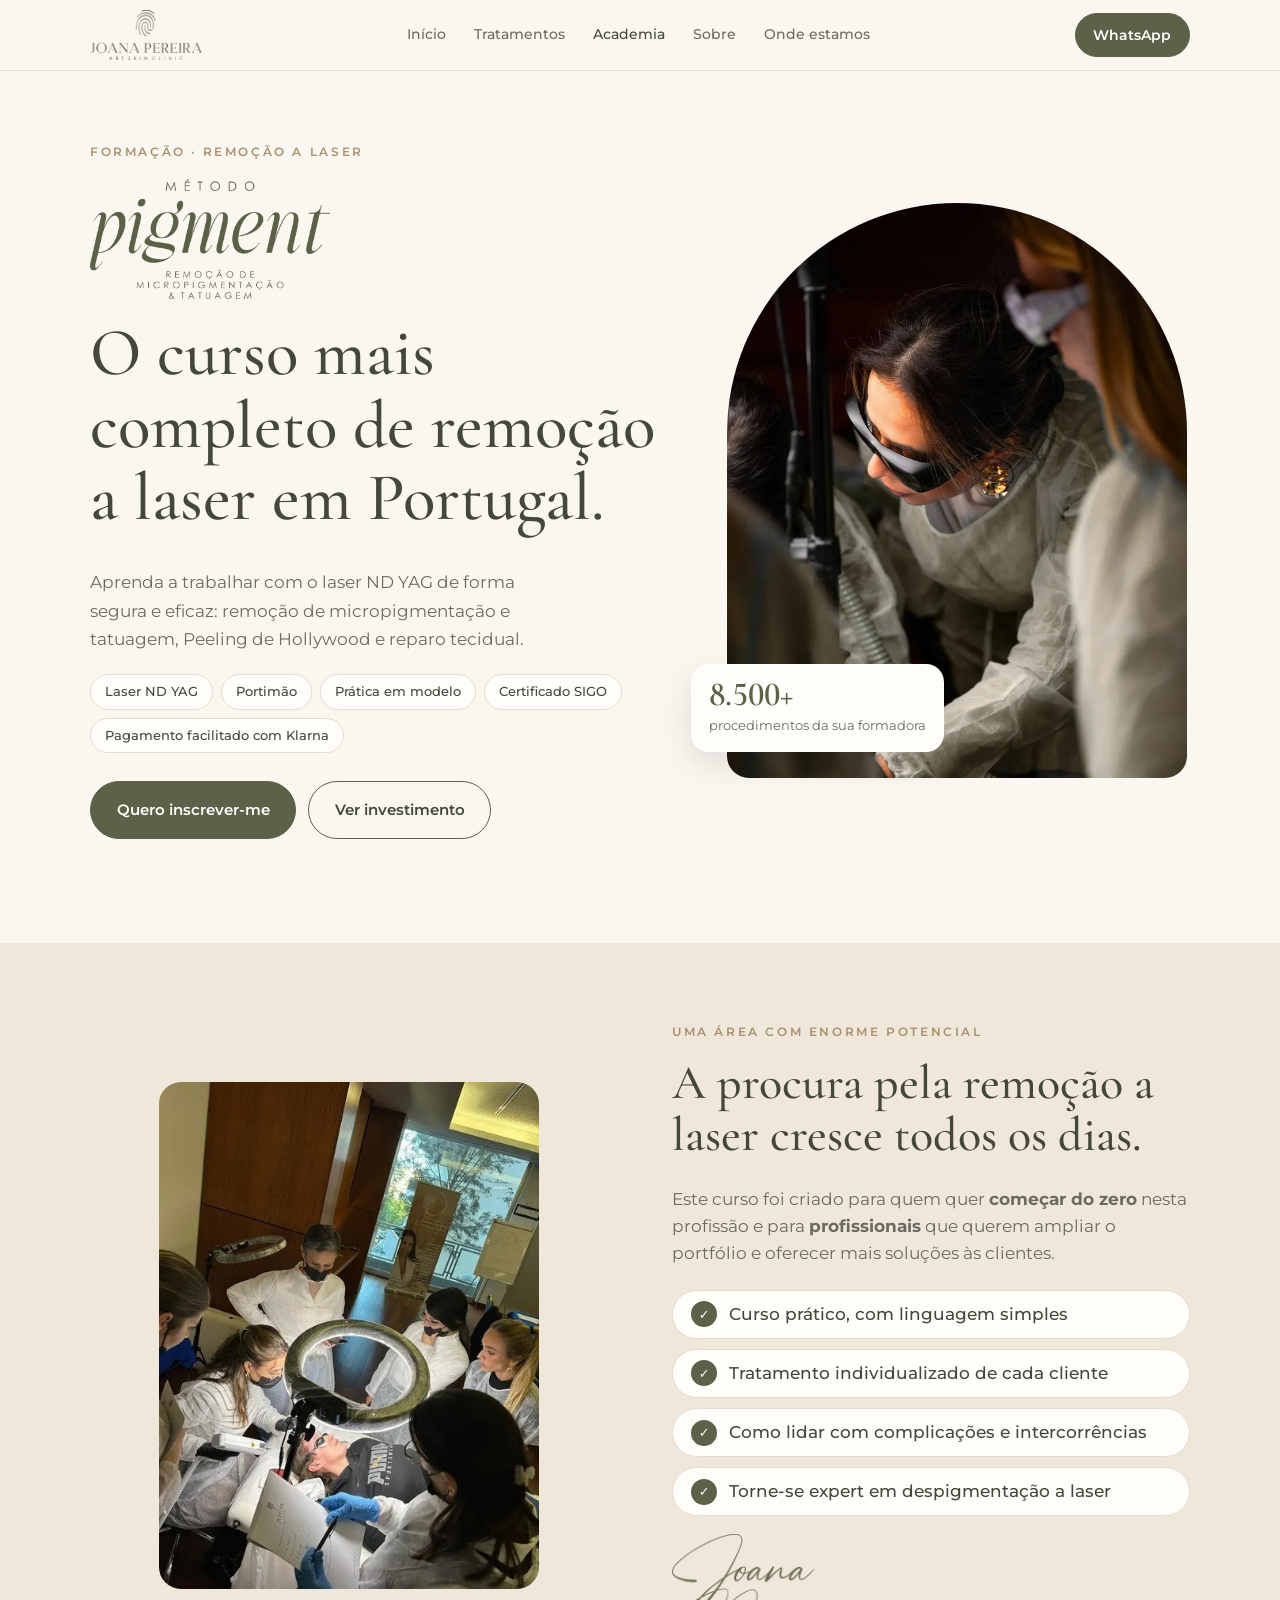
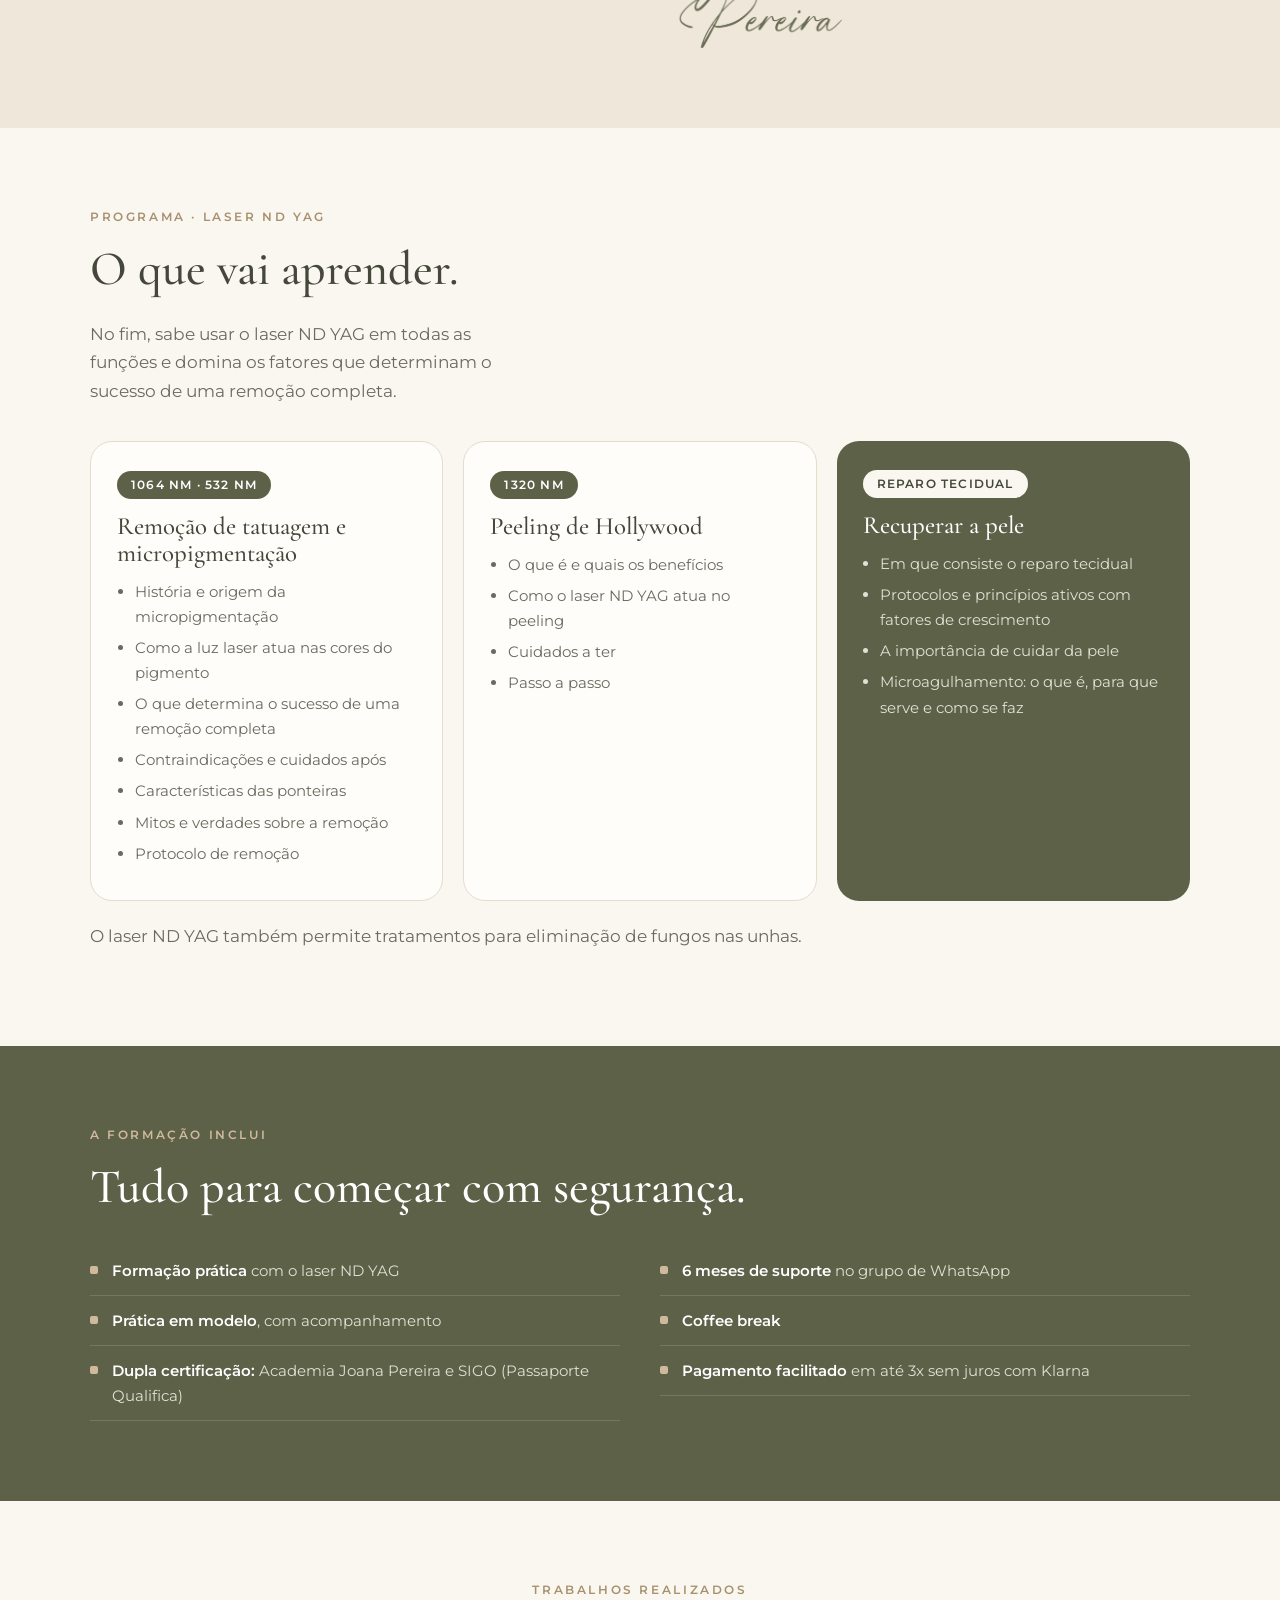
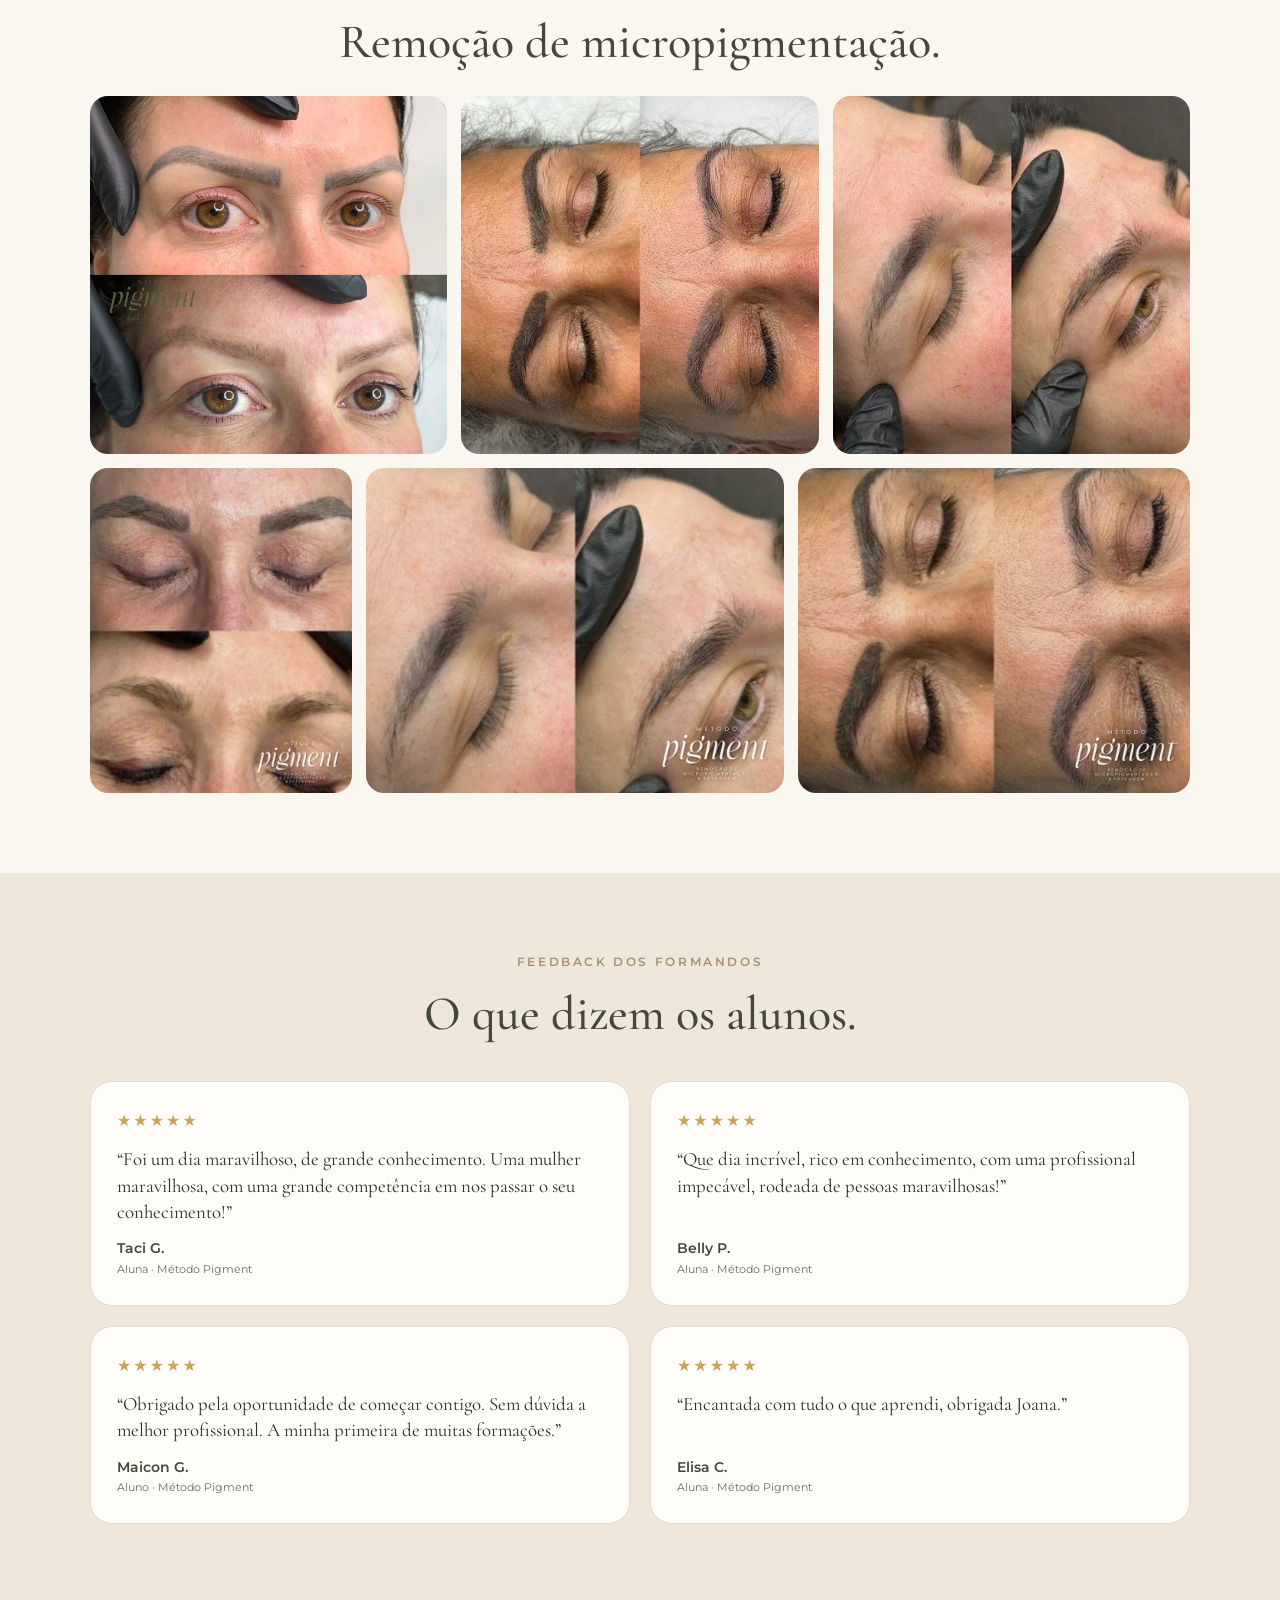
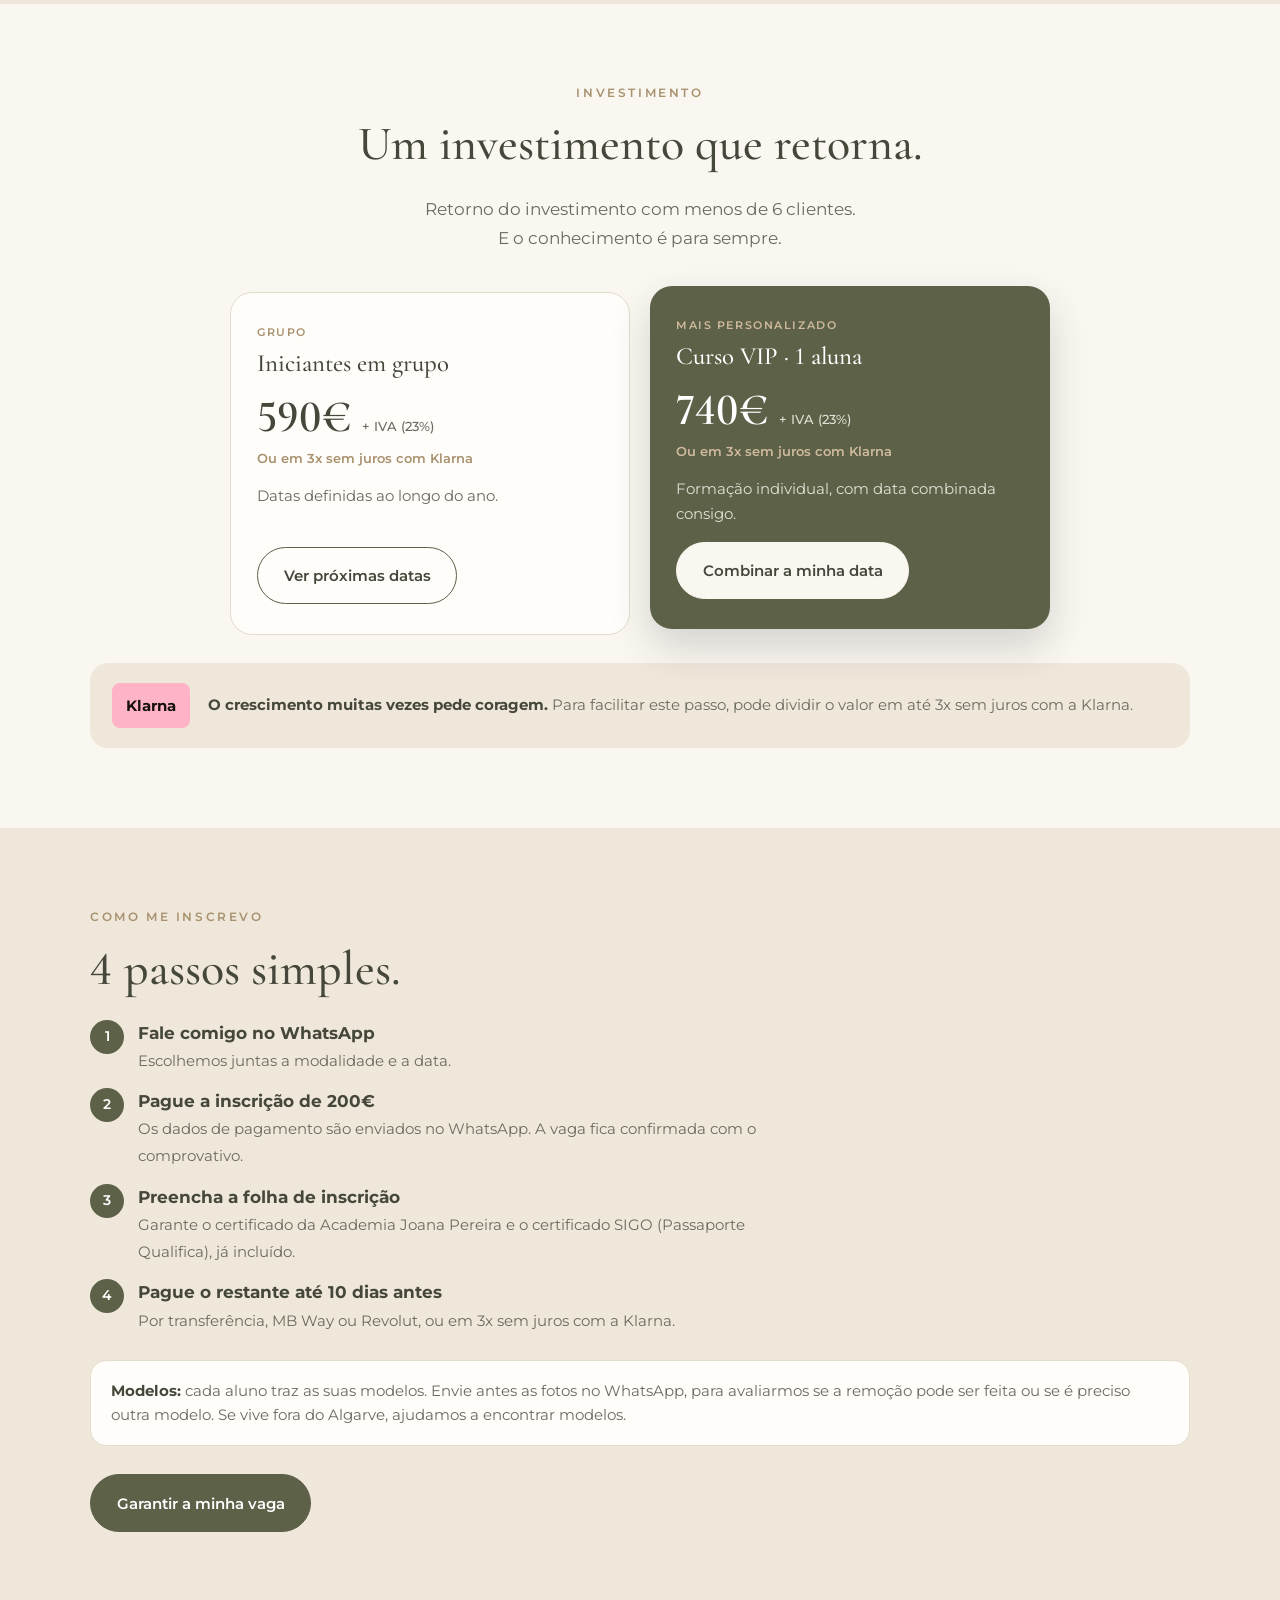
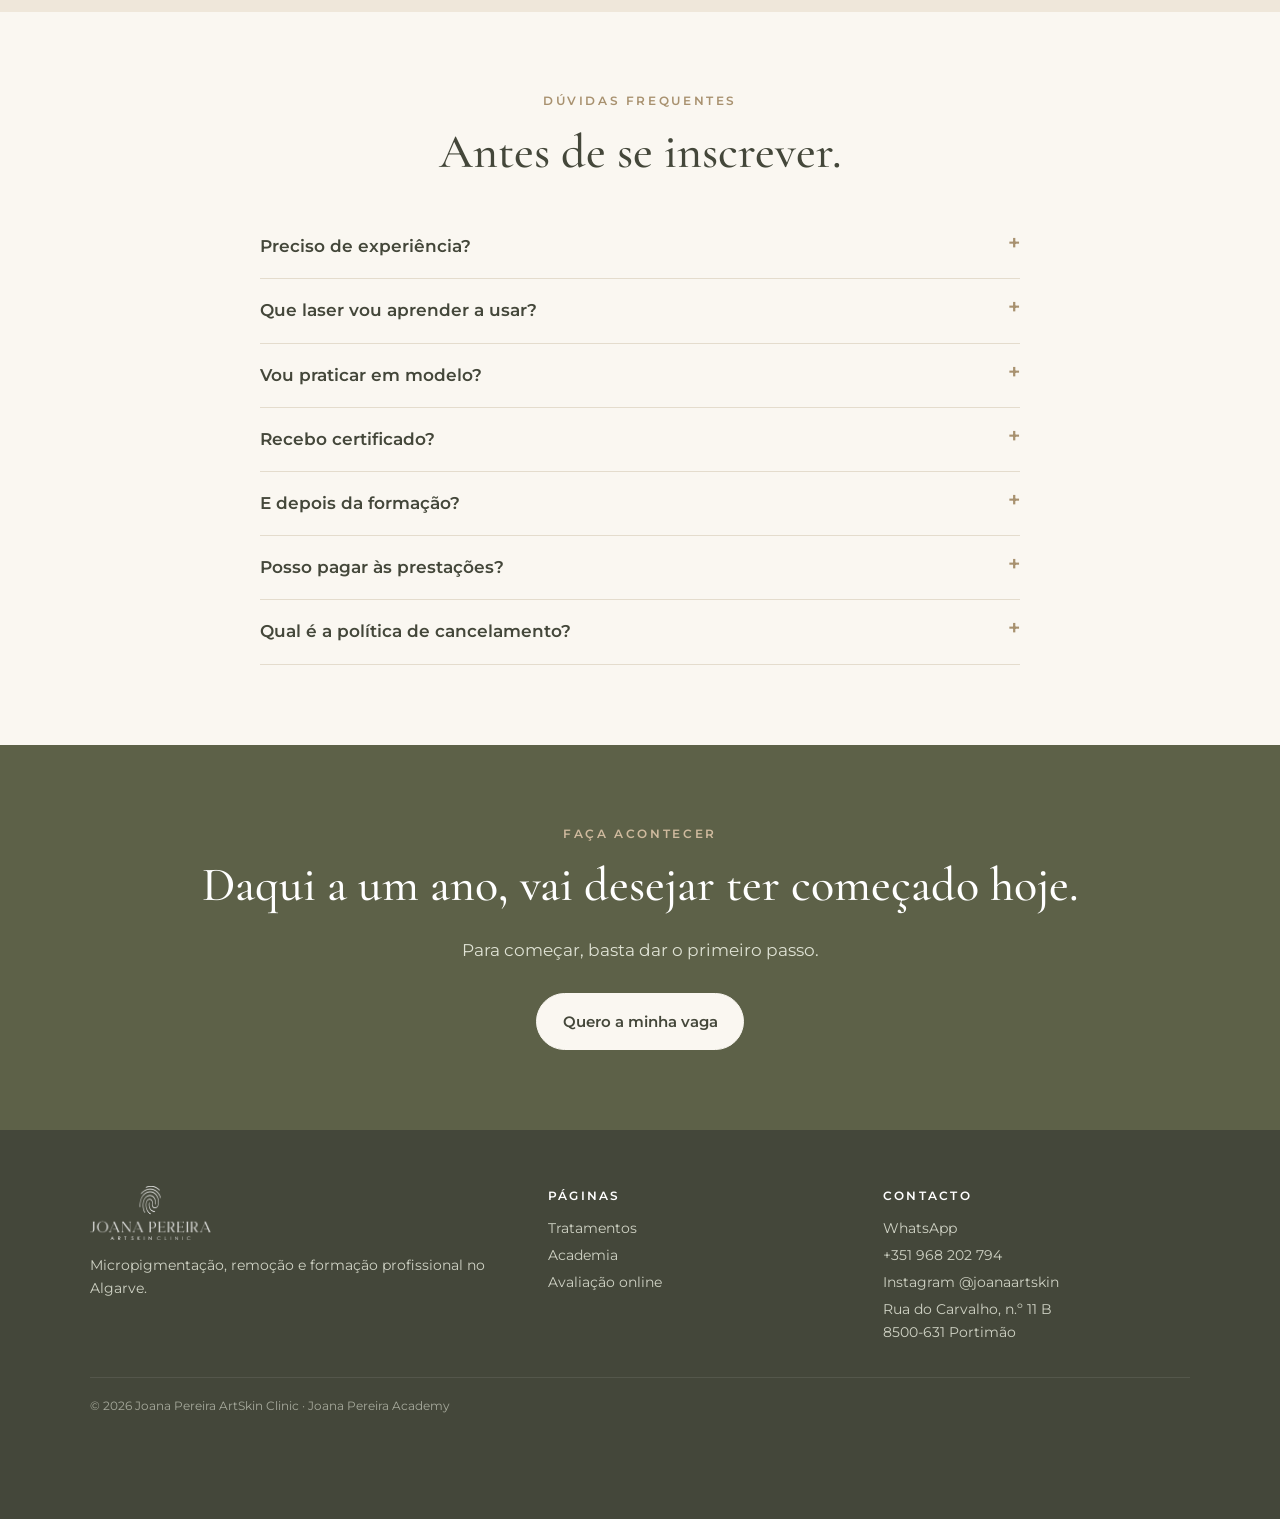
<file: formacao-metodo-pigment.html>
<!doctype html>
<html lang="pt-PT">
<head>
  <meta charset="utf-8">
  <meta name="viewport" content="width=device-width, initial-scale=1">
  <title>Formação Método Pigment | Joana Pereira Academy</title>
  <meta name="description" content="Formação Método Pigment em Portimão: remoção de micropigmentação e tatuagem com laser ND YAG, Peeling de Hollywood e reparo tecidual. Certificado da Academia e SIGO. Pagamento em 3x com Klarna.">
  <meta property="og:title" content="Joana Pereira ArtSkin Clinic & Academy">
  <meta property="og:description" content="Tratamentos e formações em micropigmentação no Algarve.">
  <meta property="og:image" content="assets/img/joana-pereira-1200.jpg">
  <link rel="icon" href="assets/logos/icone.png">
  <link rel="preconnect" href="https://fonts.googleapis.com">
  <link rel="preconnect" href="https://fonts.gstatic.com" crossorigin>
  <link href="https://fonts.googleapis.com/css2?family=Cormorant+Garamond:ital,wght@0,500;0,600;1,500&family=Montserrat:wght@400;500;600&display=swap" rel="stylesheet">
  <link rel="stylesheet" href="assets/css/site.css">
</head>
<body>

<header class="site-header">
  <div class="wrap">
    <a class="brand" href="index.html" aria-label="Joana Pereira ArtSkin Clinic — início"><img src="assets/logos/joana-pereira-artskin-clinic.png" alt="Joana Pereira ArtSkin Clinic" width="1000" height="447"></a>
    <nav class="nav" aria-label="Principal">
      <a href="index.html">Início</a>
      <a href="clientes.html">Tratamentos</a>
      <a href="academia.html" aria-current="page">Academia</a>
      <a href="index.html#sobre">Sobre</a>
      <a href="#visita">Onde estamos</a>
    </nav>
    <a class="btn" href="#" data-wa="Olá Joana! Gostava de mais informações.">WhatsApp</a>
  </div>
  <div class="mobile-tabs">
    <a href="clientes.html">Sou cliente</a>
    <a href="academia.html" aria-current="page">Quero formação</a>
  </div>
</header>

<main>
  <!-- HERO -->
  <section class="hero">
    <div class="wrap">
      <div>
        <p class="eyebrow">Formação · Remoção a laser</p>
        <img src="assets/logos/metodo-pigment.png" alt="Método Pigment, remoção de micropigmentação e tatuagem" width="800" height="402" style="width:240px;margin-bottom:18px">
        <h1>O curso mais completo de remoção a laser em Portugal.</h1>
        <p class="lead">Aprenda a trabalhar com o laser ND YAG de forma segura e eficaz: remoção de micropigmentação e tatuagem, Peeling de Hollywood e reparo tecidual.</p>
        <ul class="chips">
          <li>Laser ND YAG</li><li>Portimão</li><li>Prática em modelo</li><li>Certificado SIGO</li><li>Pagamento facilitado com Klarna</li>
        </ul>
        <div class="cta-row">
          <a class="btn" href="#" data-wa="Olá Joana! Quero inscrever-me na formação Método Pigment (remoção a laser). Quais são as próximas datas?">Quero inscrever-me</a>
          <a class="btn ghost" href="#investimento">Ver investimento</a>
        </div>
      </div>
      <div class="hero-photo">
        <picture>
          <source type="image/webp" srcset="assets/img/formacao/pigment-laser.webp">
          <img class="photo" src="assets/img/formacao/pigment-laser.jpg" width="732" height="1100" alt="Joana Pereira a fazer uma remoção com laser ND YAG" style="object-position:50% 30%">
        </picture>
        <div class="badge"><strong data-count="8500" data-suffix="+">8.500+</strong><small>procedimentos da sua formadora</small></div>
      </div>
    </div>
  </section>

  <!-- PARA QUEM -->
  <section class="bg-sand">
    <div class="wrap about">
      <div class="eval-photo">
        <picture><source type="image/webp" srcset="assets/img/formacao/pigment-turma.webp"><img src="assets/img/formacao/pigment-turma.jpg" width="480" height="640" alt="Alunas em formação de laser com a Joana Pereira" loading="lazy"></picture>
      </div>
      <div>
        <p class="eyebrow">Uma área com enorme potencial</p>
        <h2>A procura pela remoção a laser cresce todos os dias.</h2>
        <p style="color:var(--muted)">Este curso foi criado para quem quer <b>começar do zero</b> nesta profissão e para <b>profissionais</b> que querem ampliar o portfólio e oferecer mais soluções às clientes.</p>
        <ul class="checks">
          <li>Curso prático, com linguagem simples</li>
          <li>Tratamento individualizado de cada cliente</li>
          <li>Como lidar com complicações e intercorrências</li>
          <li>Torne-se expert em despigmentação a laser</li>
        </ul>
        <img class="signature" src="assets/logos/assinatura.png" alt="Assinatura de Joana Pereira" width="700" height="469" loading="lazy">
      </div>
    </div>
  </section>

  <!-- MÓDULOS -->
  <section id="programa">
    <div class="wrap">
      <p class="eyebrow">Programa · Laser ND YAG</p>
      <h2>O que vai aprender.</h2>
      <p class="lead">No fim, sabe usar o laser ND YAG em todas as funções e domina os fatores que determinam o sucesso de uma remoção completa.</p>
      <div class="days">
        <article class="day">
          <span class="day-n">1064 nm · 532 nm</span>
          <h3>Remoção de tatuagem e micropigmentação</h3>
          <ul>
            <li>História e origem da micropigmentação</li>
            <li>Como a luz laser atua nas cores do pigmento</li>
            <li>O que determina o sucesso de uma remoção completa</li>
            <li>Contraindicações e cuidados após</li>
            <li>Características das ponteiras</li>
            <li>Mitos e verdades sobre a remoção</li>
            <li>Protocolo de remoção</li>
          </ul>
        </article>
        <article class="day">
          <span class="day-n">1320 nm</span>
          <h3>Peeling de Hollywood</h3>
          <ul>
            <li>O que é e quais os benefícios</li>
            <li>Como o laser ND YAG atua no peeling</li>
            <li>Cuidados a ter</li>
            <li>Passo a passo</li>
          </ul>
        </article>
        <article class="day feature">
          <span class="day-n">Reparo tecidual</span>
          <h3>Recuperar a pele</h3>
          <ul>
            <li>Em que consiste o reparo tecidual</li>
            <li>Protocolos e princípios ativos com fatores de crescimento</li>
            <li>A importância de cuidar da pele</li>
            <li>Microagulhamento: o que é, para que serve e como se faz</li>
          </ul>
        </article>
      </div>
      <p style="margin-top:22px;color:var(--muted)">O laser ND YAG também permite tratamentos para eliminação de fungos nas unhas.</p>
    </div>
  </section>

  <!-- INCLUI -->
  <section class="bg-olive">
    <div class="wrap">
      <p class="eyebrow">A formação inclui</p>
      <h2>Tudo para começar com segurança.</h2>
      <div class="syllabus">
        <ul>
          <li><b>Formação prática</b> com o laser ND YAG</li>
          <li><b>Prática em modelo</b>, com acompanhamento</li>
          <li><b>Dupla certificação:</b> Academia Joana Pereira e SIGO (Passaporte Qualifica)</li>
        </ul>
        <ul>
          <li><b>6 meses de suporte</b> no grupo de WhatsApp</li>
          <li><b>Coffee break</b></li>
          <li><b>Pagamento facilitado</b> em até 3x sem juros com Klarna</li>
        </ul>
      </div>
    </div>
  </section>

  <!-- TRABALHOS -->
  <section>
    <div class="wrap center">
      <p class="eyebrow">Trabalhos realizados</p>
      <h2>Remoção de micropigmentação.</h2>
      <div class="strip">
        <figure style="flex:1 1 0"><picture><source type="image/webp" srcset="assets/img/trabalhos/remocao-sobrancelhas.webp"><img src="assets/img/trabalhos/remocao-sobrancelhas.jpg" width="1200" height="1200" alt="Remoção de sobrancelhas com o Método Pigment, antes e depois" loading="lazy"></picture></figure>
        <figure style="flex:1 1 0"><picture><source type="image/webp" srcset="assets/img/formacao/pigment-trabalho-3.webp"><img src="assets/img/formacao/pigment-trabalho-3.jpg" width="431" height="431" alt="Remoção de micropigmentação, antes e depois" loading="lazy"></picture></figure>
        <figure style="flex:1 1 0"><picture><source type="image/webp" srcset="assets/img/formacao/pigment-trabalho-5.webp"><img src="assets/img/formacao/pigment-trabalho-5.jpg" width="443" height="443" alt="Remoção de micropigmentação, antes e depois" loading="lazy"></picture></figure>
      </div>
      <div class="strip" style="margin-top:14px">
        <figure style="flex:342 1 0"><picture><source type="image/webp" srcset="assets/img/trabalhos/remocao-2.webp"><img src="assets/img/trabalhos/remocao-2.jpg" width="684" height="850" alt="Remoção de sobrancelhas, caso 1" loading="lazy"></picture></figure>
        <figure style="flex:545 1 0"><picture><source type="image/webp" srcset="assets/img/trabalhos/remocao-3.webp"><img src="assets/img/trabalhos/remocao-3.jpg" width="1090" height="850" alt="Remoção de sobrancelhas, caso 2" loading="lazy"></picture></figure>
        <figure style="flex:512 1 0"><picture><source type="image/webp" srcset="assets/img/trabalhos/remocao-4.webp"><img src="assets/img/trabalhos/remocao-4.jpg" width="1024" height="848" alt="Remoção de sobrancelhas, caso 3" loading="lazy"></picture></figure>
      </div>
    </div>
  </section>

  <!-- FEEDBACK -->
  <section class="bg-sand">
    <div class="wrap center">
      <p class="eyebrow">Feedback dos formandos</p>
      <h2>O que dizem os alunos.</h2>
      <div class="reviews two" style="text-align:left">
        <article class="review"><div class="stars" aria-label="5 estrelas">★★★★★</div><blockquote>“Foi um dia maravilhoso, de grande conhecimento. Uma mulher maravilhosa, com uma grande competência em nos passar o seu conhecimento!”</blockquote><cite>Taci G.<small>Aluna · Método Pigment</small></cite></article>
        <article class="review"><div class="stars" aria-label="5 estrelas">★★★★★</div><blockquote>“Que dia incrível, rico em conhecimento, com uma profissional impecável, rodeada de pessoas maravilhosas!”</blockquote><cite>Belly P.<small>Aluna · Método Pigment</small></cite></article>
        <article class="review"><div class="stars" aria-label="5 estrelas">★★★★★</div><blockquote>“Obrigado pela oportunidade de começar contigo. Sem dúvida a melhor profissional. A minha primeira de muitas formações.”</blockquote><cite>Maicon G.<small>Aluno · Método Pigment</small></cite></article>
        <article class="review"><div class="stars" aria-label="5 estrelas">★★★★★</div><blockquote>“Encantada com tudo o que aprendi, obrigada Joana.”</blockquote><cite>Elisa C.<small>Aluna · Método Pigment</small></cite></article>
      </div>
    </div>
  </section>

  <!-- INVESTIMENTO -->
  <section id="investimento">
    <div class="wrap">
      <div class="center">
        <p class="eyebrow">Investimento</p>
        <h2>Um investimento que retorna.</h2>
        <p class="lead">Retorno do investimento com menos de 6 clientes. E o conhecimento é para sempre.</p>
      </div>
      <div class="prices two-up">
        <article class="price">
          <span class="tag">Grupo</span>
          <h3>Iniciantes em grupo</h3>
          <p class="amount">590€ <small>+ IVA (23%)</small></p>
          <p class="klarna-line">Ou em 3x sem juros com Klarna</p>
          <p>Datas definidas ao longo do ano.</p>
          <a class="btn ghost" href="#" data-wa="Olá Joana! Quero inscrever-me na formação Método Pigment em grupo. Quais são as próximas datas?">Ver próximas datas</a>
          <a class="btn pay" data-pay="pg-grupo" href="#" hidden>Pagar com Klarna / cartão</a>
        </article>
        <article class="price feature">
          <span class="tag" style="color:var(--beige)">Mais personalizado</span>
          <h3>Curso VIP · 1 aluna</h3>
          <p class="amount">740€ <small>+ IVA (23%)</small></p>
          <p class="klarna-line">Ou em 3x sem juros com Klarna</p>
          <p>Formação individual, com data combinada consigo.</p>
          <a class="btn light" href="#" data-wa="Olá Joana! Tenho interesse no curso VIP Método Pigment. Que datas tem disponíveis?">Combinar a minha data</a>
          <a class="btn pay" data-pay="pg-vip" href="#" hidden>Pagar com Klarna / cartão</a>
        </article>
      </div>
      <div class="klarna">
        <span class="klarna-badge">Klarna</span>
        <p><b>O crescimento muitas vezes pede coragem.</b> Para facilitar este passo, pode dividir o valor em até 3x sem juros com a Klarna.</p>
      </div>
    </div>
  </section>

  <!-- COMO INSCREVER -->
  <section class="bg-sand">
    <div class="wrap">
      <p class="eyebrow">Como me inscrevo</p>
      <h2>4 passos simples.</h2>
      <ol class="steps big">
        <li><div><strong>Fale comigo no WhatsApp</strong><span>Escolhemos juntas a modalidade e a data.</span></div></li>
        <li><div><strong>Pague a inscrição de 200€</strong><span>Os dados de pagamento são enviados no WhatsApp. A vaga fica confirmada com o comprovativo.</span></div></li>
        <li><div><strong>Preencha a folha de inscrição</strong><span>Garante o certificado da Academia Joana Pereira e o certificado SIGO (Passaporte Qualifica), já incluído.</span></div></li>
        <li><div><strong>Pague o restante até 10 dias antes</strong><span>Por transferência, MB Way ou Revolut, ou em 3x sem juros com a Klarna.</span></div></li>
      </ol>
      <div class="note"><b>Modelos:</b> cada aluno traz as suas modelos. Envie antes as fotos no WhatsApp, para avaliarmos se a remoção pode ser feita ou se é preciso outra modelo. Se vive fora do Algarve, ajudamos a encontrar modelos.</div>
      <div class="cta-row"><a class="btn" href="#" data-wa="Olá Joana! Quero garantir a minha vaga na formação Método Pigment.">Garantir a minha vaga</a><a class="btn ghost" data-pay="inscricao" href="#" hidden>Pagar inscrição (200€) online</a></div>
    </div>
  </section>

  <!-- FAQ -->
  <section>
    <div class="wrap">
      <div class="center"><p class="eyebrow">Dúvidas frequentes</p><h2>Antes de se inscrever.</h2></div>
      <div class="faq">
        <details><summary>Preciso de experiência?</summary><p>Não. O curso é para quem começa do zero e também para profissionais que querem ampliar os serviços.</p></details>
        <details><summary>Que laser vou aprender a usar?</summary><p>O laser ND YAG, com os comprimentos de onda 1064 nm e 532 nm para remoção, e 1320 nm para o Peeling de Hollywood.</p></details>
        <details><summary>Vou praticar em modelo?</summary><p>Sim. Cada aluno traz as suas modelos. Envie antes as fotos no WhatsApp para confirmarmos se a remoção pode ser feita.</p></details>
        <details><summary>Recebo certificado?</summary><p>Sim, dois certificados: o da Academia Joana Pereira e o certificado SIGO, registado no seu Passaporte Qualifica.</p></details>
        <details><summary>E depois da formação?</summary><p>Tem 6 meses de suporte no grupo de WhatsApp.</p></details>
        <details><summary>Posso pagar às prestações?</summary><p>Sim. Pode dividir o valor em até 3x sem juros com a Klarna.</p></details>
        <details><summary>Qual é a política de cancelamento?</summary><p>Tem 7 dias, a contar do pagamento da inscrição, para cancelar ou mudar a data. Depois desse prazo não é possível alterar nem pedir reembolso, e faltas, mesmo justificadas, não dão direito a reembolso. Se a Academia cancelar o curso por falta de participantes ou força maior, a inscrição é devolvida na totalidade.</p></details>
      </div>
    </div>
  </section>

  <section class="bg-olive">
    <div class="wrap center">
      <p class="eyebrow">Faça acontecer</p>
      <h2>Daqui a um ano, vai desejar ter começado hoje.</h2>
      <p class="lead">Para começar, basta dar o primeiro passo.</p>
      <div class="cta-row"><a class="btn light" href="#" data-wa="Olá Joana! Quero inscrever-me na formação Método Pigment. Quais são as próximas datas?">Quero a minha vaga</a></div>
    </div>
  </section>
</main>




<footer class="site-footer">
  <div class="wrap">
    <div>
      <img src="assets/logos/joana-pereira-artskin-clinic.png" alt="Joana Pereira ArtSkin Clinic" width="1000" height="447">
      <p>Micropigmentação, remoção e formação profissional no Algarve.</p>
    </div>
    <div>
      <h4>Páginas</h4>
      <a href="clientes.html">Tratamentos</a>
      <a href="academia.html">Academia</a>
      <a href="clientes.html#avaliacao">Avaliação online</a>
    </div>
    <div>
      <h4>Contacto</h4>
      <a href="#" data-wa="Olá Joana!">WhatsApp</a>
      <a href="tel:+351968202794">+351 968 202 794</a>
      <a href="https://www.instagram.com/joanaartskin/" target="_blank" rel="noopener">Instagram @joanaartskin</a>
      <a href="https://www.google.com/maps/search/?api=1&amp;query=Rua+do+Carvalho+11B,+8500-631+Portim%C3%A3o" target="_blank" rel="noopener">Rua do Carvalho, n.º 11 B<br>8500-631 Portimão</a>
    </div>
    <p class="copy">© <span data-year>2026</span> Joana Pereira ArtSkin Clinic · Joana Pereira Academy</p>
  </div>
</footer>

<a class="wa-float" href="#" data-wa="Olá Joana!" aria-label="Falar no WhatsApp">
  <svg viewBox="0 0 32 32" aria-hidden="true"><path d="M16 3a13 13 0 0 0-11.2 19.6L3 29l6.6-1.7A13 13 0 1 0 16 3Zm0 23.7c-2 0-4-.5-5.7-1.6l-.4-.2-3.9 1 1-3.8-.3-.4A10.7 10.7 0 1 1 16 26.7Zm5.9-8c-.3-.2-1.9-1-2.2-1-.3-.1-.5-.2-.7.1l-1 1.2c-.2.2-.4.3-.7.1a8.8 8.8 0 0 1-4.4-3.8c-.3-.5.3-.5 1-1.6.1-.2 0-.4 0-.5l-1-2.4c-.3-.6-.5-.5-.7-.5h-.6c-.2 0-.5 0-.8.4-.3.3-1 1-1 2.5s1 2.9 1.2 3.1c.2.2 2 3.1 4.9 4.4 1.8.8 2.5.8 3.4.7.6-.1 1.9-.8 2.1-1.5.3-.7.3-1.3.2-1.5l-.7-.3Z"/></svg>
</a>

<script src="assets/js/site.js"></script>
</body>
</html>
</file>
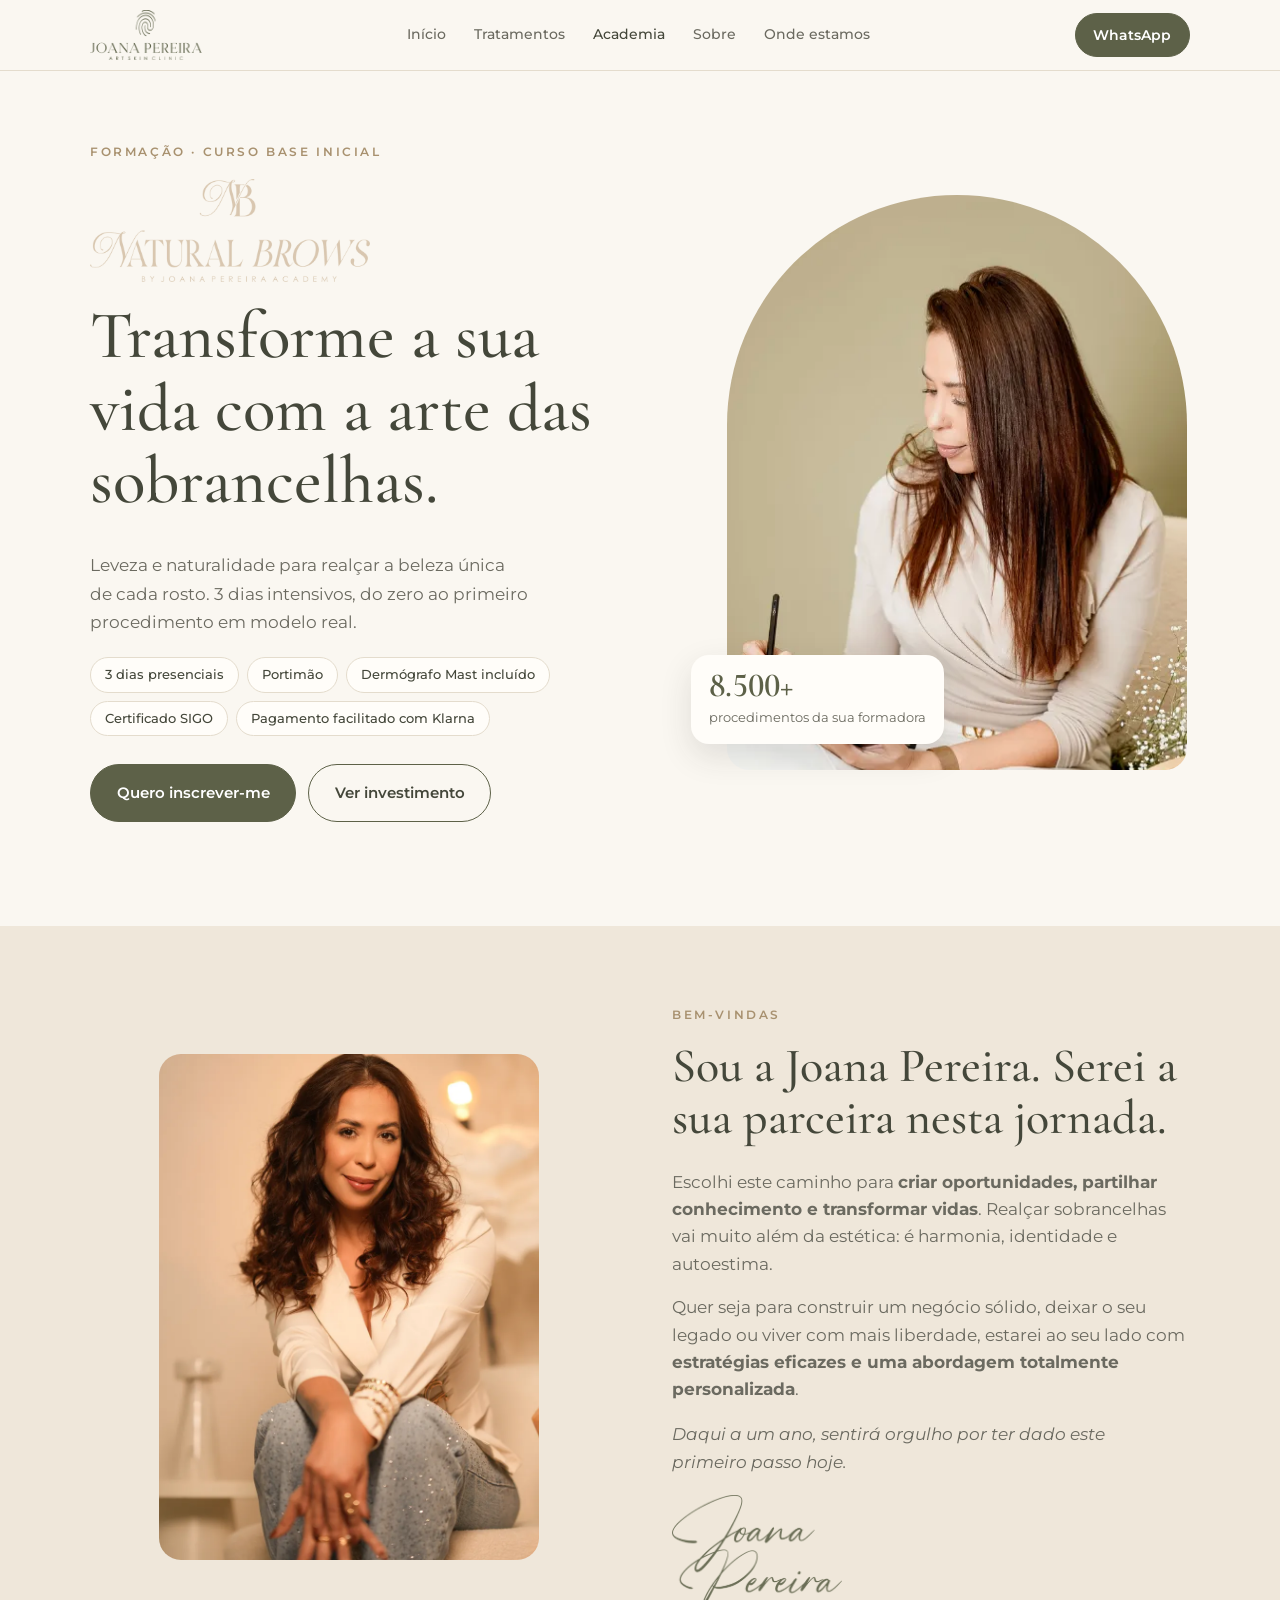
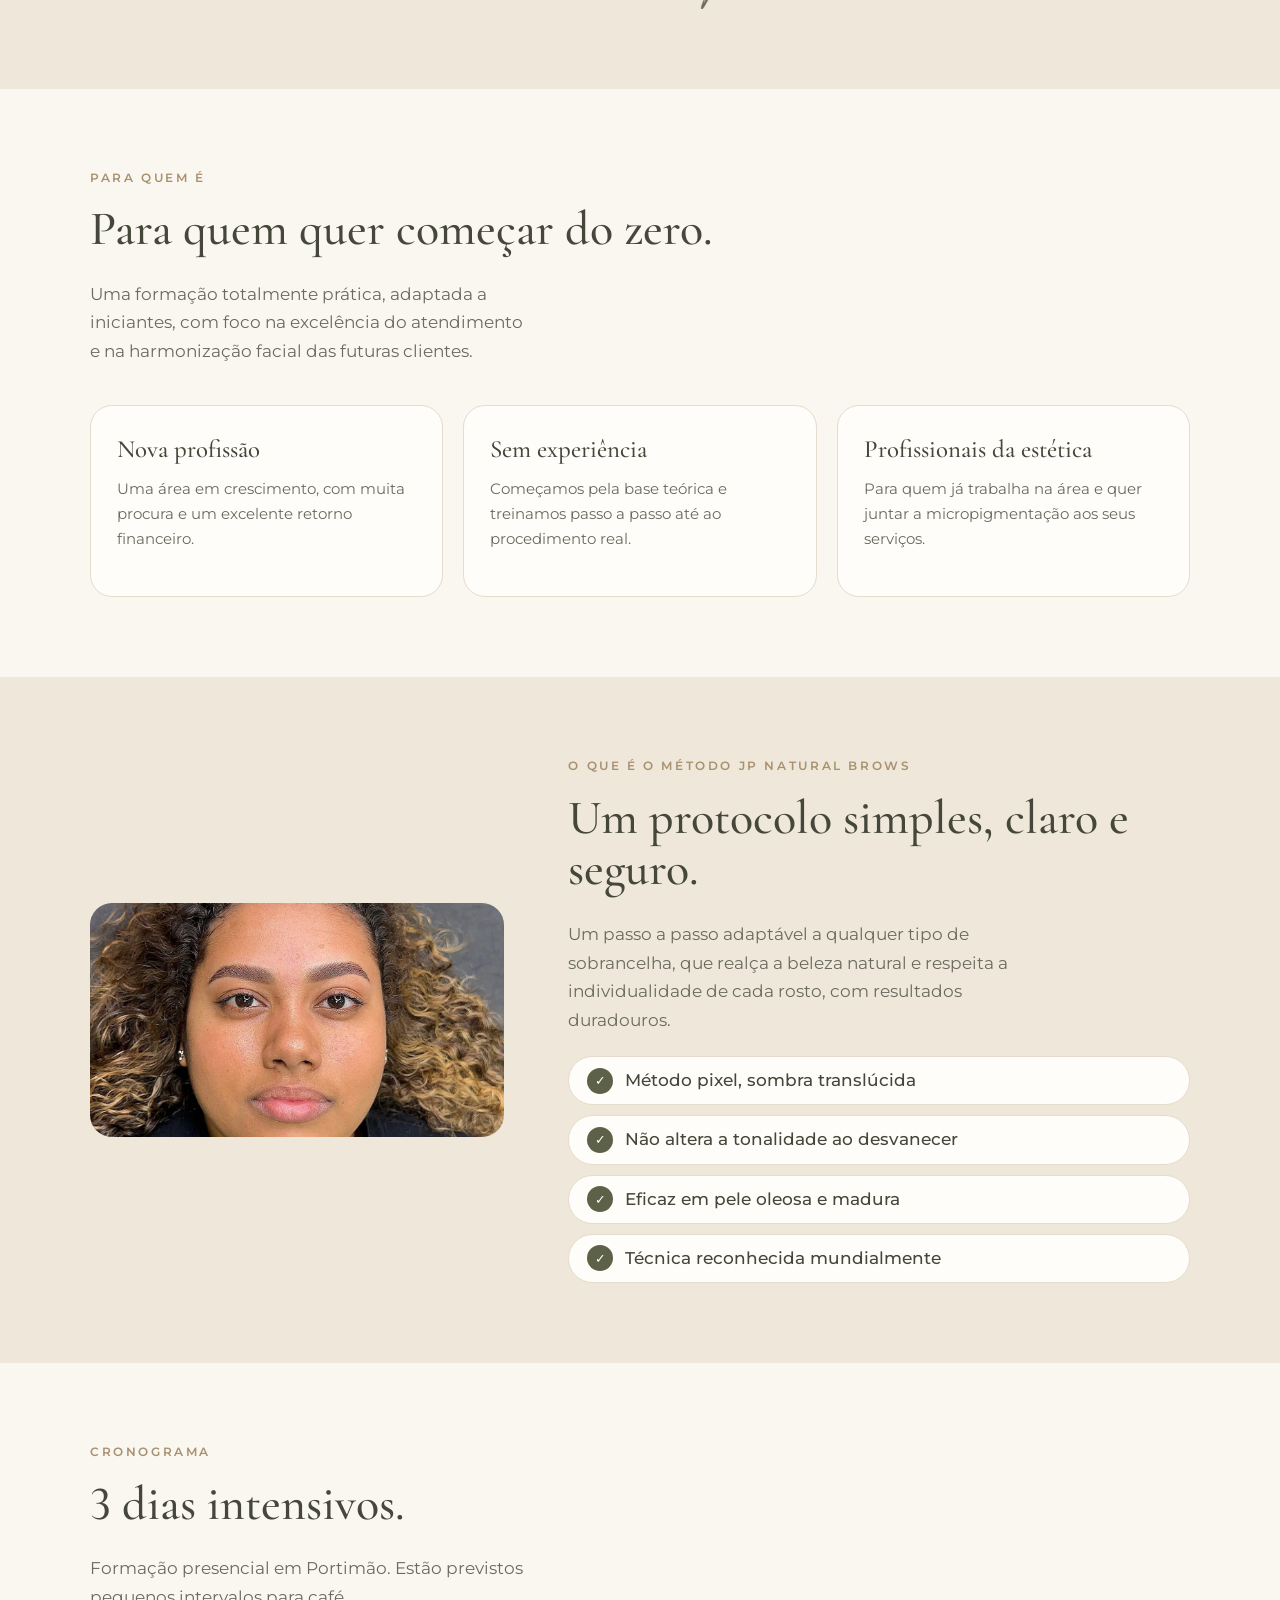
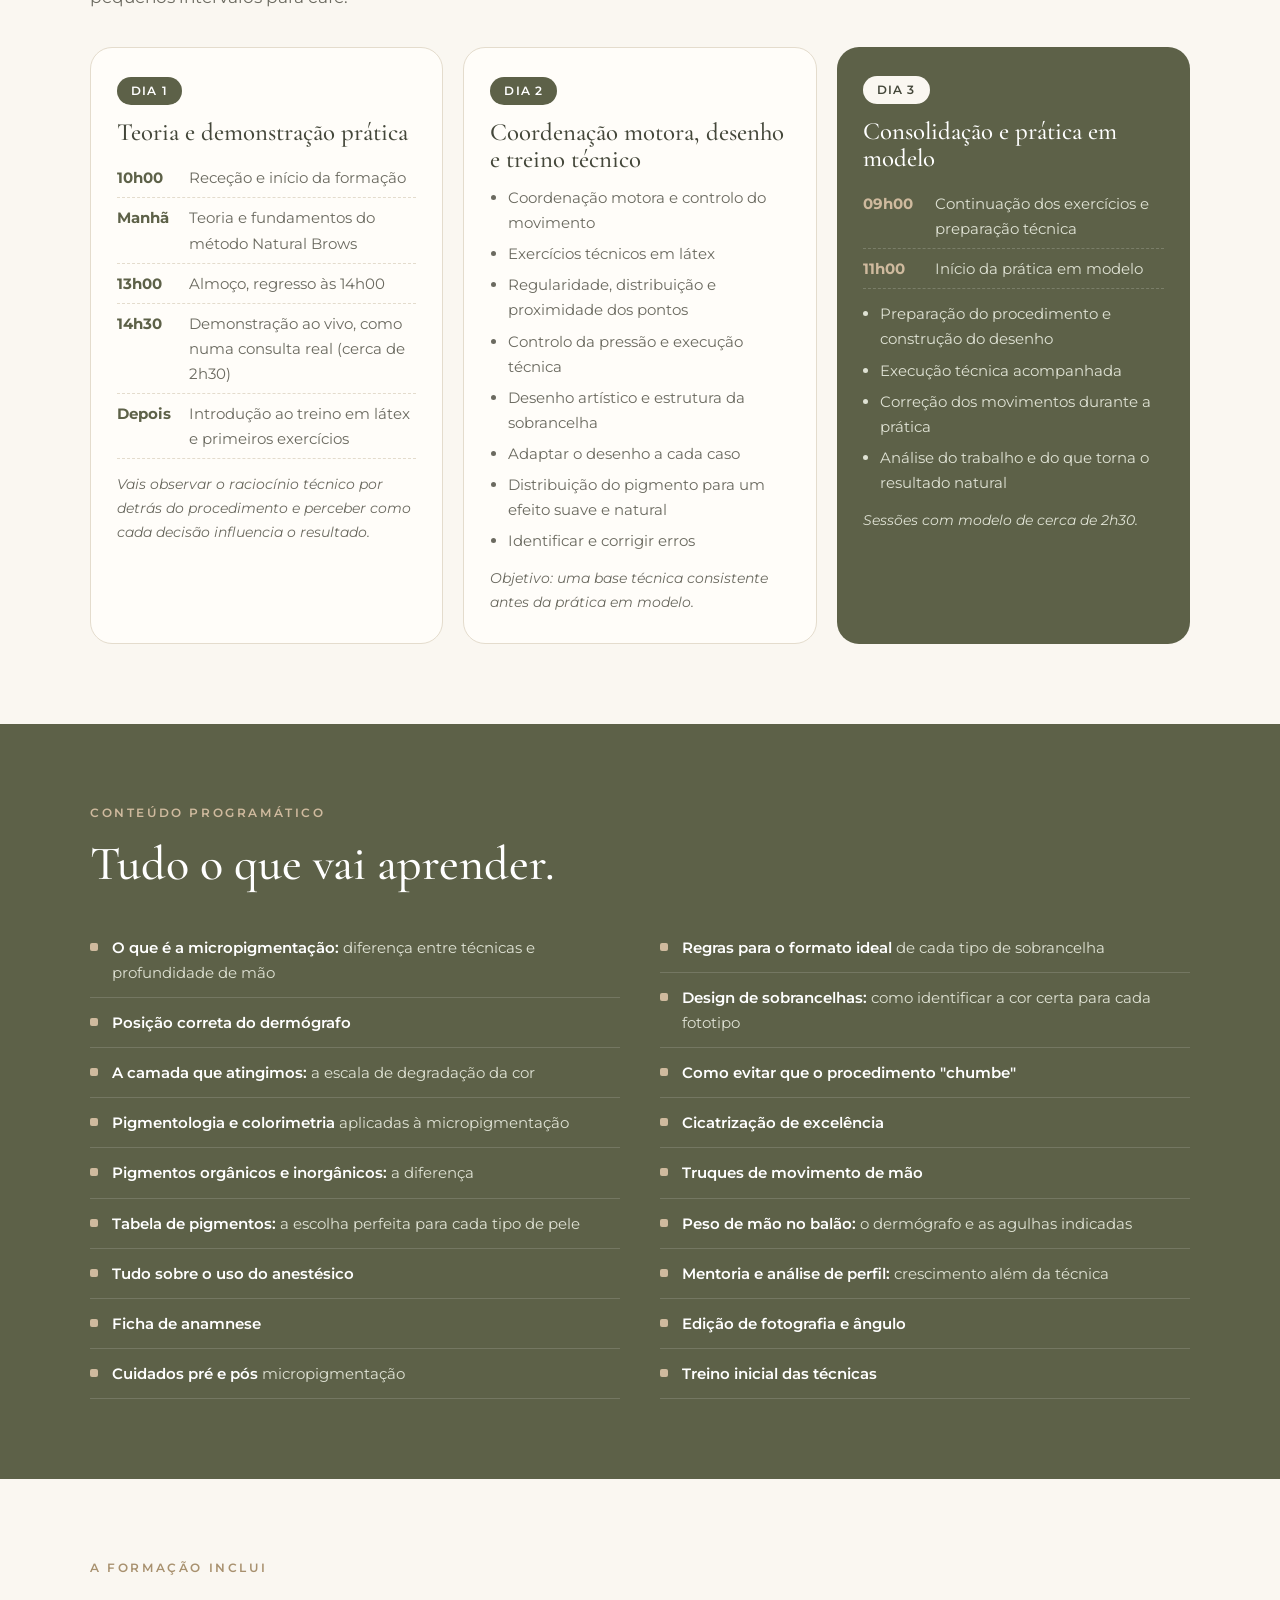
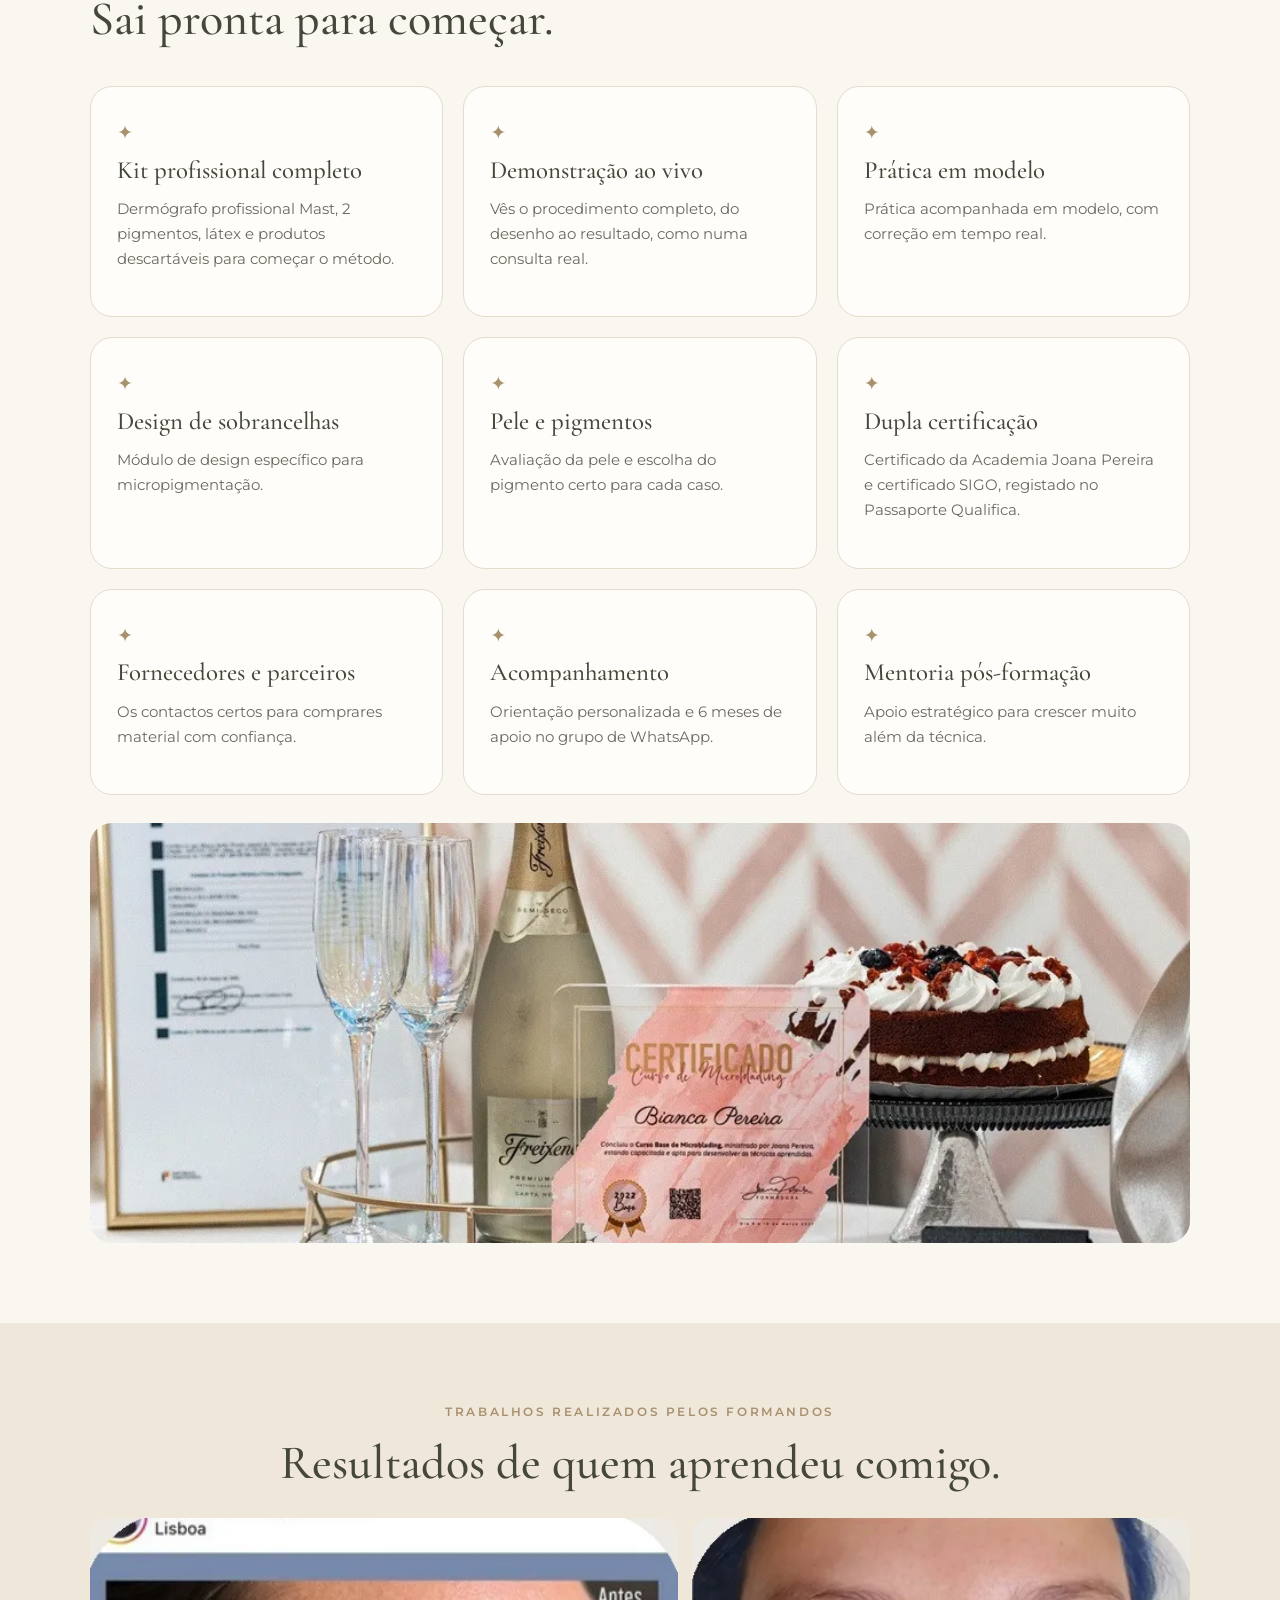
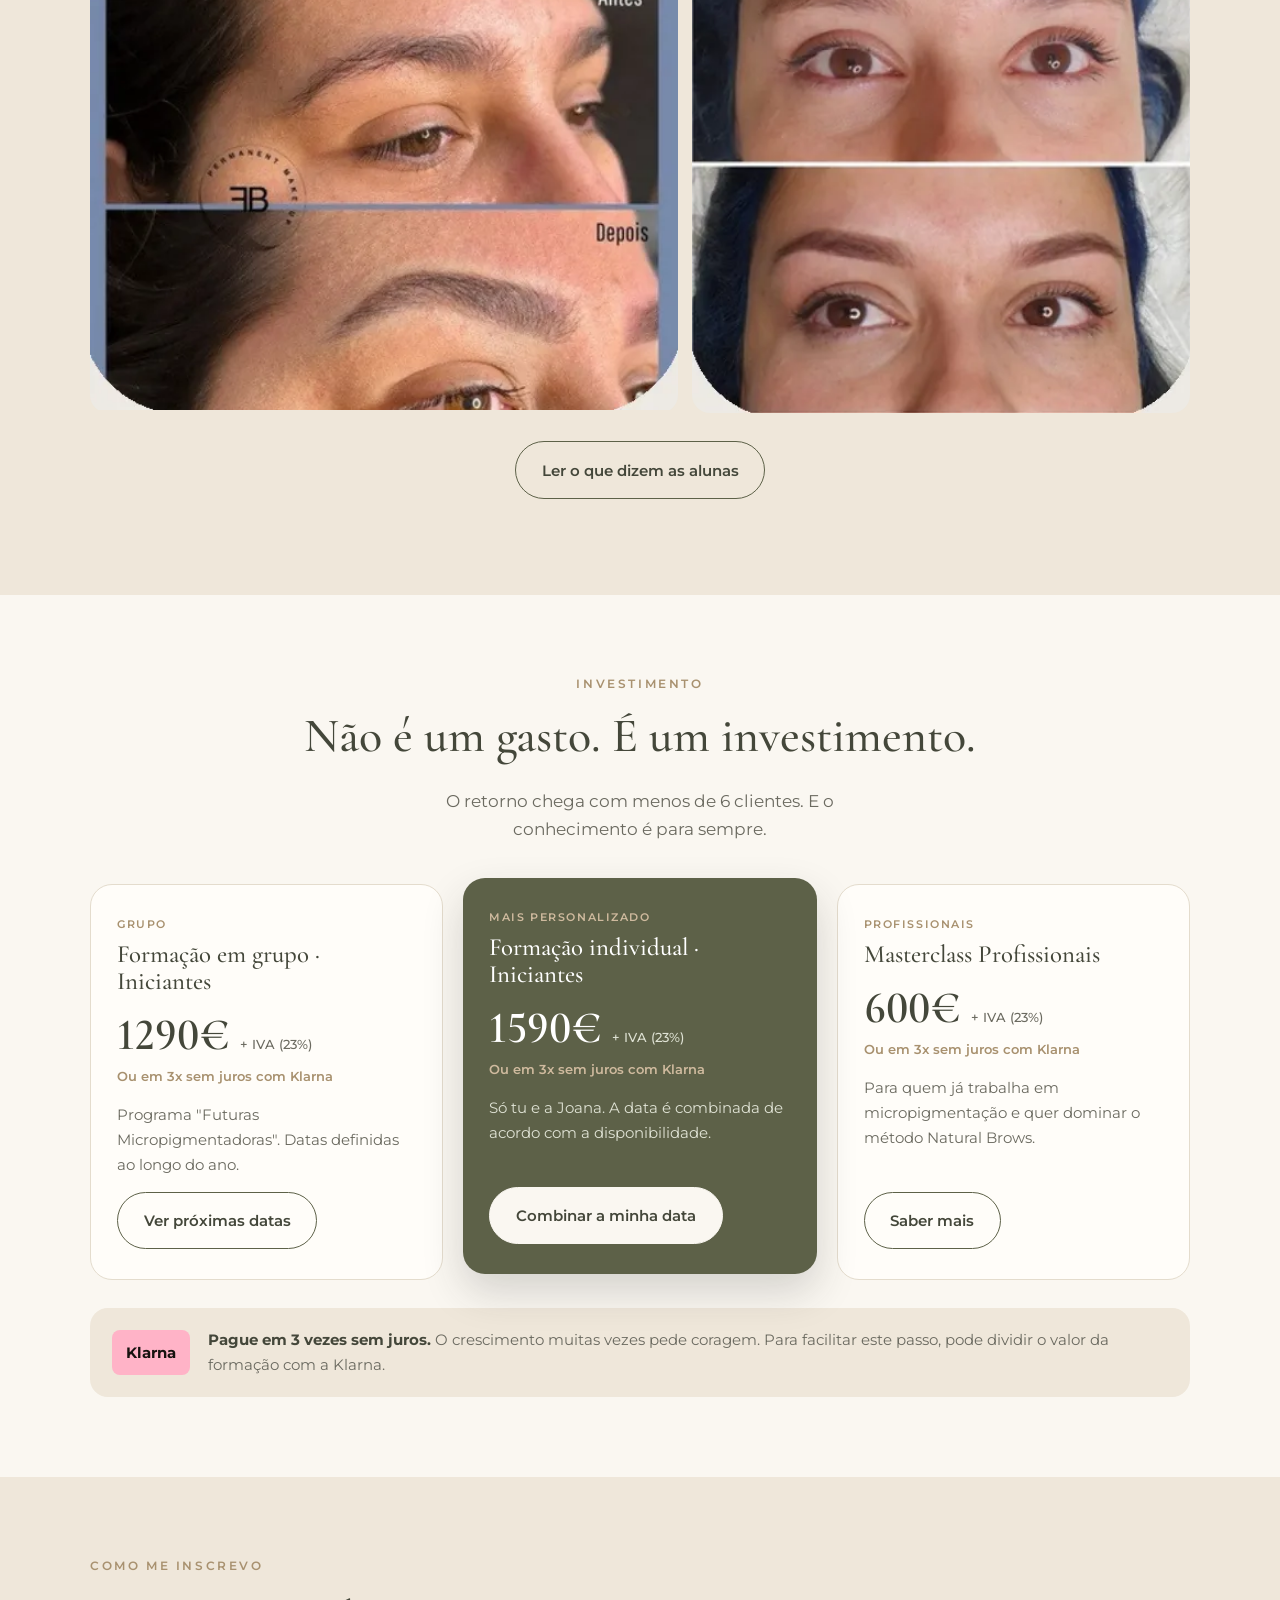
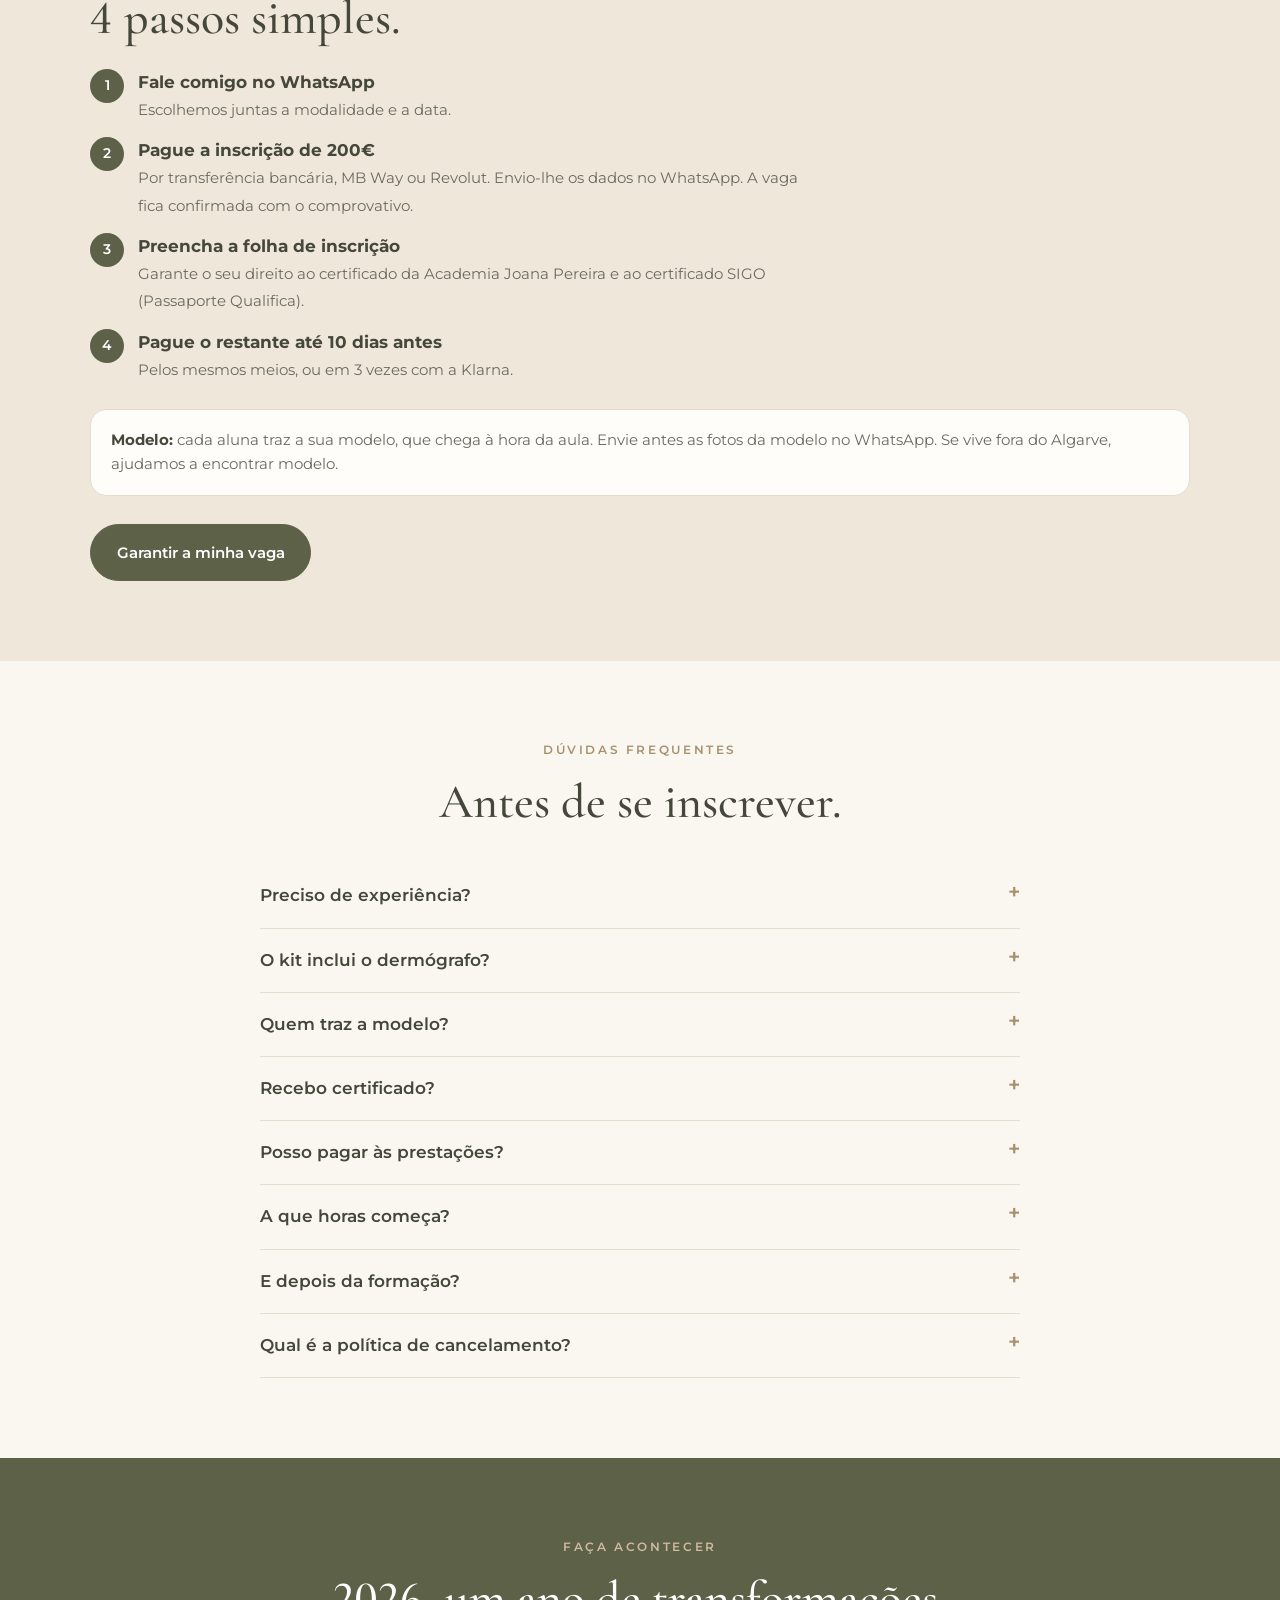
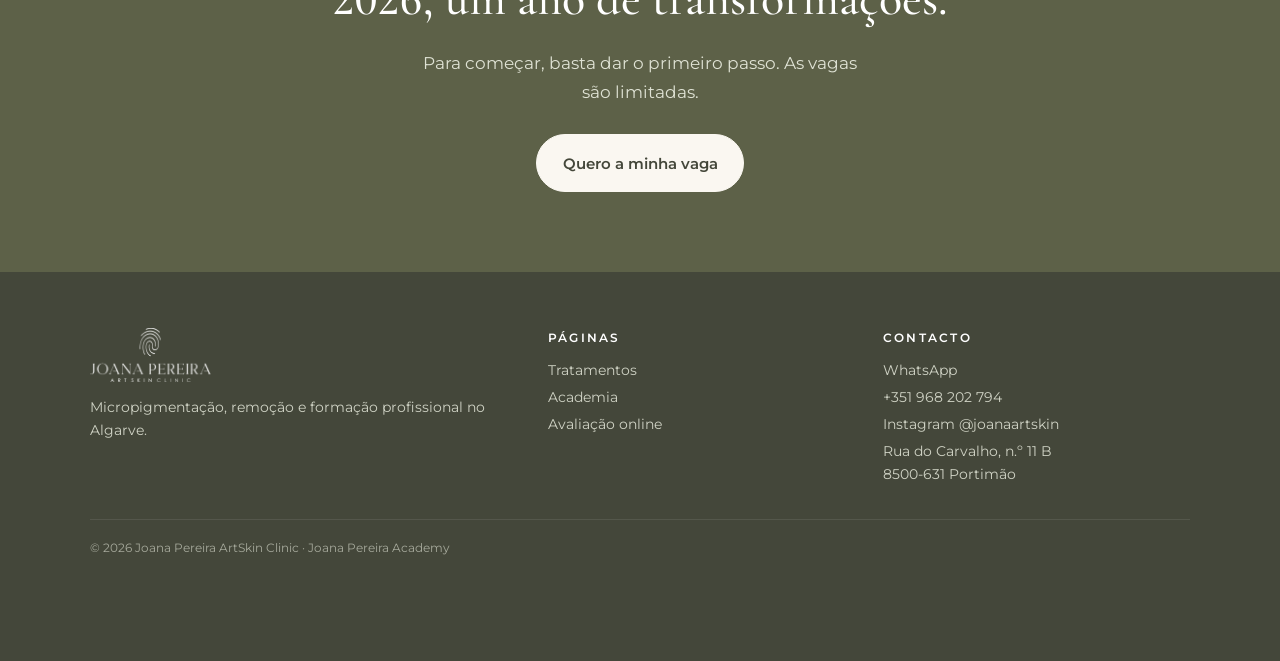
<file: formacao-natural-brows.html>
<!doctype html>
<html lang="pt-PT">
<head>
  <meta charset="utf-8">
  <meta name="viewport" content="width=device-width, initial-scale=1">
  <title>Formação Natural Brows | Joana Pereira Academy</title>
  <meta name="description" content="Formação Natural Brows em Portimão: 3 dias, kit com dermógrafo, prática em modelo real, certificado e 6 meses de acompanhamento. Grupo, VIP ou Masterclass. Pagamento em 3x com Klarna.">
  <meta property="og:title" content="Joana Pereira ArtSkin Clinic & Academy">
  <meta property="og:description" content="Tratamentos e formações em micropigmentação no Algarve.">
  <meta property="og:image" content="assets/img/joana-pereira-1200.jpg">
  <link rel="icon" href="assets/logos/icone.png">
  <link rel="preconnect" href="https://fonts.googleapis.com">
  <link rel="preconnect" href="https://fonts.gstatic.com" crossorigin>
  <link href="https://fonts.googleapis.com/css2?family=Cormorant+Garamond:ital,wght@0,500;0,600;1,500&family=Montserrat:wght@400;500;600&display=swap" rel="stylesheet">
  <link rel="stylesheet" href="assets/css/site.css">
</head>
<body>

<header class="site-header">
  <div class="wrap">
    <a class="brand" href="index.html" aria-label="Joana Pereira ArtSkin Clinic — início"><img src="assets/logos/joana-pereira-artskin-clinic.png" alt="Joana Pereira ArtSkin Clinic" width="1000" height="447"></a>
    <nav class="nav" aria-label="Principal">
      <a href="index.html">Início</a>
      <a href="clientes.html">Tratamentos</a>
      <a href="academia.html" aria-current="page">Academia</a>
      <a href="index.html#sobre">Sobre</a>
      <a href="#visita">Onde estamos</a>
    </nav>
    <a class="btn" href="#" data-wa="Olá Joana! Gostava de mais informações.">WhatsApp</a>
  </div>
  <div class="mobile-tabs">
    <a href="clientes.html">Sou cliente</a>
    <a href="academia.html" aria-current="page">Quero formação</a>
  </div>
</header>

<main>
  <!-- HERO -->
  <section class="hero">
    <div class="wrap">
      <div>
        <p class="eyebrow">Formação · Curso base inicial</p>
        <img src="assets/logos/natural-brows.png" alt="Natural Brows by Joana Pereira Academy" width="800" height="296" style="width:280px;margin-bottom:18px">
        <h1>Transforme a sua vida com a arte das sobrancelhas.</h1>
        <p class="lead">Leveza e naturalidade para realçar a beleza única de cada rosto. 3 dias intensivos, do zero ao primeiro procedimento em modelo real.</p>
        <ul class="chips">
          <li>3 dias presenciais</li><li>Portimão</li><li>Dermógrafo Mast incluído</li><li>Certificado SIGO</li><li>Pagamento facilitado com Klarna</li>
        </ul>
        <div class="cta-row">
          <a class="btn" href="#" data-wa="Olá Joana! Quero inscrever-me na formação Natural Brows. Quais são as próximas datas?">Quero inscrever-me</a>
          <a class="btn ghost" href="#investimento">Ver investimento</a>
        </div>
      </div>
      <div class="hero-photo">
        <picture>
          <source type="image/webp" srcset="assets/img/joana-avaliacao.webp">
          <img class="photo" src="assets/img/joana-avaliacao.jpg" width="462" height="1080" alt="Joana Pereira a desenhar sobrancelhas no tablet" style="object-position:50% 40%">
        </picture>
        <div class="badge"><strong data-count="8500" data-suffix="+">8.500+</strong><small>procedimentos da sua formadora</small></div>
      </div>
    </div>
  </section>

  <!-- BEM-VINDAS -->
  <section class="bg-sand">
    <div class="wrap about">
      <div class="eval-photo">
        <picture><source type="image/webp" srcset="assets/img/formacao/joana-retrato.webp"><img src="assets/img/formacao/joana-retrato.jpg" width="800" height="1200" alt="Joana Pereira, formadora" loading="lazy"></picture>
      </div>
      <div>
        <p class="eyebrow">Bem-vindas</p>
        <h2>Sou a Joana Pereira. Serei a sua parceira nesta jornada.</h2>
        <p style="color:var(--muted)">Escolhi este caminho para <b>criar oportunidades, partilhar conhecimento e transformar vidas</b>. Realçar sobrancelhas vai muito além da estética: é harmonia, identidade e autoestima.</p>
        <p style="color:var(--muted)">Quer seja para construir um negócio sólido, deixar o seu legado ou viver com mais liberdade, estarei ao seu lado com <b>estratégias eficazes e uma abordagem totalmente personalizada</b>.</p>
        <p class="lead" style="font-style:italic">Daqui a um ano, sentirá orgulho por ter dado este primeiro passo hoje.</p>
        <img class="signature" src="assets/logos/assinatura.png" alt="Assinatura de Joana Pereira" width="700" height="469" loading="lazy">
      </div>
    </div>
  </section>

  <!-- PARA QUEM É -->
  <section>
    <div class="wrap">
      <p class="eyebrow">Para quem é</p>
      <h2>Para quem quer começar do zero.</h2>
      <p class="lead">Uma formação totalmente prática, adaptada a iniciantes, com foco na excelência do atendimento e na harmonização facial das futuras clientes.</p>
      <div class="grid three">
        <div class="card"><h3>Nova profissão</h3><p>Uma área em crescimento, com muita procura e um excelente retorno financeiro.</p></div>
        <div class="card"><h3>Sem experiência</h3><p>Começamos pela base teórica e treinamos passo a passo até ao procedimento real.</p></div>
        <div class="card"><h3>Profissionais da estética</h3><p>Para quem já trabalha na área e quer juntar a micropigmentação aos seus serviços.</p></div>
      </div>
    </div>
  </section>

  <!-- O MÉTODO -->
  <section class="bg-sand">
    <div class="wrap eval">
      <div class="eval-photo">
        <picture><source type="image/webp" srcset="assets/img/formacao/resultado-natural-brows.webp"><img src="assets/img/formacao/resultado-natural-brows.jpg" width="1200" height="675" alt="Resultado do método Natural Brows" loading="lazy" style="aspect-ratio:auto;max-width:100%"></picture>
      </div>
      <div>
        <p class="eyebrow">O que é o método JP Natural Brows</p>
        <h2>Um protocolo simples, claro e seguro.</h2>
        <p class="lead">Um passo a passo adaptável a qualquer tipo de sobrancelha, que realça a beleza natural e respeita a individualidade de cada rosto, com resultados duradouros.</p>
        <ul class="checks">
          <li>Método pixel, sombra translúcida</li>
          <li>Não altera a tonalidade ao desvanecer</li>
          <li>Eficaz em pele oleosa e madura</li>
          <li>Técnica reconhecida mundialmente</li>
        </ul>
      </div>
    </div>
  </section>

  <!-- CRONOGRAMA -->
  <section id="cronograma">
    <div class="wrap">
      <p class="eyebrow">Cronograma</p>
      <h2>3 dias intensivos.</h2>
      <p class="lead">Formação presencial em Portimão. Estão previstos pequenos intervalos para café.</p>
      <div class="days">
        <article class="day">
          <span class="day-n">Dia 1</span>
          <h3>Teoria e demonstração prática</h3>
          <ul class="timeline">
            <li><b>10h00</b> Receção e início da formação</li>
            <li><b>Manhã</b> Teoria e fundamentos do método Natural Brows</li>
            <li><b>13h00</b> Almoço, regresso às 14h00</li>
            <li><b>14h30</b> Demonstração ao vivo, como numa consulta real (cerca de 2h30)</li>
            <li><b>Depois</b> Introdução ao treino em látex e primeiros exercícios</li>
          </ul>
          <p class="day-goal">Vais observar o raciocínio técnico por detrás do procedimento e perceber como cada decisão influencia o resultado.</p>
        </article>
        <article class="day">
          <span class="day-n">Dia 2</span>
          <h3>Coordenação motora, desenho e treino técnico</h3>
          <ul>
            <li>Coordenação motora e controlo do movimento</li>
            <li>Exercícios técnicos em látex</li>
            <li>Regularidade, distribuição e proximidade dos pontos</li>
            <li>Controlo da pressão e execução técnica</li>
            <li>Desenho artístico e estrutura da sobrancelha</li>
            <li>Adaptar o desenho a cada caso</li>
            <li>Distribuição do pigmento para um efeito suave e natural</li>
            <li>Identificar e corrigir erros</li>
          </ul>
          <p class="day-goal">Objetivo: uma base técnica consistente antes da prática em modelo.</p>
        </article>
        <article class="day feature">
          <span class="day-n">Dia 3</span>
          <h3>Consolidação e prática em modelo</h3>
          <ul class="timeline">
            <li><b>09h00</b> Continuação dos exercícios e preparação técnica</li>
            <li><b>11h00</b> Início da prática em modelo</li>
          </ul>
          <ul>
            <li>Preparação do procedimento e construção do desenho</li>
            <li>Execução técnica acompanhada</li>
            <li>Correção dos movimentos durante a prática</li>
            <li>Análise do trabalho e do que torna o resultado natural</li>
          </ul>
          <p class="day-goal">Sessões com modelo de cerca de 2h30.</p>
        </article>
      </div>
    </div>
  </section>

  <!-- CONTEÚDO -->
  <section class="bg-olive">
    <div class="wrap">
      <p class="eyebrow">Conteúdo programático</p>
      <h2>Tudo o que vai aprender.</h2>
      <div class="syllabus">
        <ul>
          <li><b>O que é a micropigmentação:</b> diferença entre técnicas e profundidade de mão</li>
          <li><b>Posição correta do dermógrafo</b></li>
          <li><b>A camada que atingimos:</b> a escala de degradação da cor</li>
          <li><b>Pigmentologia e colorimetria</b> aplicadas à micropigmentação</li>
          <li><b>Pigmentos orgânicos e inorgânicos:</b> a diferença</li>
          <li><b>Tabela de pigmentos:</b> a escolha perfeita para cada tipo de pele</li>
          <li><b>Tudo sobre o uso do anestésico</b></li>
          <li><b>Ficha de anamnese</b></li>
          <li><b>Cuidados pré e pós</b> micropigmentação</li>
        </ul>
        <ul>
          <li><b>Regras para o formato ideal</b> de cada tipo de sobrancelha</li>
          <li><b>Design de sobrancelhas:</b> como identificar a cor certa para cada fototipo</li>
          <li><b>Como evitar que o procedimento "chumbe"</b></li>
          <li><b>Cicatrização de excelência</b></li>
          <li><b>Truques de movimento de mão</b></li>
          <li><b>Peso de mão no balão:</b> o dermógrafo e as agulhas indicadas</li>
          <li><b>Mentoria e análise de perfil:</b> crescimento além da técnica</li>
          <li><b>Edição de fotografia e ângulo</b></li>
          <li><b>Treino inicial das técnicas</b></li>
        </ul>
      </div>
    </div>
  </section>

  <!-- INCLUI -->
  <section>
    <div class="wrap">
      <p class="eyebrow">A formação inclui</p>
      <h2>Sai pronta para começar.</h2>
      <div class="grid three includes">
        <div class="card"><span class="ico">✦</span><h3>Kit profissional completo</h3><p>Dermógrafo profissional Mast, 2 pigmentos, látex e produtos descartáveis para começar o método.</p></div>
        <div class="card"><span class="ico">✦</span><h3>Demonstração ao vivo</h3><p>Vês o procedimento completo, do desenho ao resultado, como numa consulta real.</p></div>
        <div class="card"><span class="ico">✦</span><h3>Prática em modelo</h3><p>Prática acompanhada em modelo, com correção em tempo real.</p></div>
        <div class="card"><span class="ico">✦</span><h3>Design de sobrancelhas</h3><p>Módulo de design específico para micropigmentação.</p></div>
        <div class="card"><span class="ico">✦</span><h3>Pele e pigmentos</h3><p>Avaliação da pele e escolha do pigmento certo para cada caso.</p></div>
        <div class="card"><span class="ico">✦</span><h3>Dupla certificação</h3><p>Certificado da Academia Joana Pereira e certificado SIGO, registado no Passaporte Qualifica.</p></div>
        <div class="card"><span class="ico">✦</span><h3>Fornecedores e parceiros</h3><p>Os contactos certos para comprares material com confiança.</p></div>
        <div class="card"><span class="ico">✦</span><h3>Acompanhamento</h3><p>Orientação personalizada e 6 meses de apoio no grupo de WhatsApp.</p></div>
        <div class="card"><span class="ico">✦</span><h3>Mentoria pós-formação</h3><p>Apoio estratégico para crescer muito além da técnica.</p></div>
      </div>
      <figure class="wide-photo">
        <picture><source type="image/webp" srcset="assets/img/formacao/certificado.webp"><img src="assets/img/formacao/certificado.jpg" width="960" height="639" alt="Entrega de certificado da formação" loading="lazy"></picture>
      </figure>
    </div>
  </section>

  <!-- TRABALHOS ALUNAS -->
  <section class="bg-sand">
    <div class="wrap center">
      <p class="eyebrow">Trabalhos realizados pelos formandos</p>
      <h2>Resultados de quem aprendeu comigo.</h2>
      <div class="strip">
        <figure style="flex:534 1 0"><picture><source type="image/webp" srcset="assets/img/formacao/aluna-1.webp"><img src="assets/img/formacao/aluna-1.jpg" width="534" height="447" alt="Sobrancelhas feitas por um formando, antes e depois" loading="lazy"></picture></figure>
        <figure style="flex:453 1 0"><picture><source type="image/webp" srcset="assets/img/formacao/aluna-2.webp"><img src="assets/img/formacao/aluna-2.jpg" width="453" height="450" alt="Sobrancelhas feitas por uma aluna, antes e depois" loading="lazy"></picture></figure>
      </div>
      <p style="margin-top:28px"><a class="btn ghost" href="academia.html#testemunhos">Ler o que dizem as alunas</a></p>
    </div>
  </section>

  <!-- INVESTIMENTO -->
  <section id="investimento">
    <div class="wrap">
      <div class="center">
        <p class="eyebrow">Investimento</p>
        <h2>Não é um gasto. É um investimento.</h2>
        <p class="lead">O retorno chega com menos de 6 clientes. E o conhecimento é para sempre.</p>
      </div>
      <div class="prices">
        <article class="price">
          <span class="tag">Grupo</span>
          <h3>Formação em grupo · Iniciantes</h3>
          <p class="amount">1290€ <small>+ IVA (23%)</small></p>
          <p class="klarna-line">Ou em 3x sem juros com Klarna</p>
          <p>Programa "Futuras Micropigmentadoras". Datas definidas ao longo do ano.</p>
          <a class="btn ghost" href="#" data-wa="Olá Joana! Quero inscrever-me na formação Natural Brows em grupo. Quais são as próximas datas?">Ver próximas datas</a>
          <a class="btn pay" data-pay="grupo" href="#" hidden>Pagar com Klarna / cartão</a>
        </article>
        <article class="price feature">
          <span class="tag" style="color:var(--beige)">Mais personalizado</span>
          <h3>Formação individual · Iniciantes</h3>
          <p class="amount">1590€ <small>+ IVA (23%)</small></p>
          <p class="klarna-line">Ou em 3x sem juros com Klarna</p>
          <p>Só tu e a Joana. A data é combinada de acordo com a disponibilidade.</p>
          <a class="btn light" href="#" data-wa="Olá Joana! Tenho interesse na formação individual Natural Brows. Que datas tem disponíveis?">Combinar a minha data</a>
          <a class="btn pay" data-pay="individual" href="#" hidden>Pagar com Klarna / cartão</a>
        </article>
        <article class="price">
          <span class="tag">Profissionais</span>
          <h3>Masterclass Profissionais</h3>
          <p class="amount">600€ <small>+ IVA (23%)</small></p>
          <p class="klarna-line">Ou em 3x sem juros com Klarna</p>
          <p>Para quem já trabalha em micropigmentação e quer dominar o método Natural Brows.</p>
          <a class="btn ghost" href="#" data-wa="Olá Joana! Sou profissional e tenho interesse na Masterclass Natural Brows. Pode dar-me mais informações?">Saber mais</a>
          <a class="btn pay" data-pay="masterclass" href="#" hidden>Pagar com Klarna / cartão</a>
        </article>
      </div>
      <div class="klarna">
        <span class="klarna-badge">Klarna</span>
        <p><b>Pague em 3 vezes sem juros.</b> O crescimento muitas vezes pede coragem. Para facilitar este passo, pode dividir o valor da formação com a Klarna.</p>
      </div>
    </div>
  </section>

  <!-- COMO INSCREVER -->
  <section class="bg-sand">
    <div class="wrap">
      <p class="eyebrow">Como me inscrevo</p>
      <h2>4 passos simples.</h2>
      <ol class="steps big">
        <li><div><strong>Fale comigo no WhatsApp</strong><span>Escolhemos juntas a modalidade e a data.</span></div></li>
        <li><div><strong>Pague a inscrição de 200€</strong><span>Por transferência bancária, MB Way ou Revolut. Envio-lhe os dados no WhatsApp. A vaga fica confirmada com o comprovativo.</span></div></li>
        <li><div><strong>Preencha a folha de inscrição</strong><span>Garante o seu direito ao certificado da Academia Joana Pereira e ao certificado SIGO (Passaporte Qualifica).</span></div></li>
        <li><div><strong>Pague o restante até 10 dias antes</strong><span>Pelos mesmos meios, ou em 3 vezes com a Klarna.</span></div></li>
      </ol>
      <div class="note"><b>Modelo:</b> cada aluna traz a sua modelo, que chega à hora da aula. Envie antes as fotos da modelo no WhatsApp. Se vive fora do Algarve, ajudamos a encontrar modelo.</div>
      <div class="cta-row"><a class="btn" href="#" data-wa="Olá Joana! Quero garantir a minha vaga na formação Natural Brows.">Garantir a minha vaga</a><a class="btn ghost" data-pay="inscricao" href="#" hidden>Pagar inscrição (200€) online</a></div>
    </div>
  </section>

  <!-- FAQ -->
  <section>
    <div class="wrap">
      <div class="center"><p class="eyebrow">Dúvidas frequentes</p><h2>Antes de se inscrever.</h2></div>
      <div class="faq">
        <details><summary>Preciso de experiência?</summary><p>Não. Esta formação foi criada para quem quer começar do zero. Começamos pela base teórica e treinamos até ao procedimento em modelo real.</p></details>
        <details><summary>O kit inclui o dermógrafo?</summary><p>Sim. O kit inclui dermógrafo profissional Mast, 2 pigmentos, látex e produtos descartáveis, entre outros.</p></details>
        <details><summary>Quem traz a modelo?</summary><p>A aluna é responsável pela sua modelo, que deve chegar à hora da aula. Envie antes as fotos da modelo no WhatsApp para validarmos. Se vive fora do Algarve, ajudamos a encontrar modelo.</p></details>
        <details><summary>Recebo certificado?</summary><p>Sim, dois certificados: o Certificado da Academia Joana Pereira, entregue no último dia, e o certificado SIGO, que fica registado no seu Passaporte Qualifica.</p></details>
        <details><summary>Posso pagar às prestações?</summary><p>Sim. Pode dividir o valor em 3 vezes sem juros com a Klarna.</p></details>
        <details><summary>A que horas começa?</summary><p>No dia 1 começamos às 10h00. No dia 3 às 09h00. Termina por volta das 18h00, com pausa para almoço e pequenos intervalos para café.</p></details>
        <details><summary>E depois da formação?</summary><p>Tem 6 meses de acompanhamento no grupo de WhatsApp e mentoria pós-formação para crescer com segurança.</p></details>
        <details><summary>Qual é a política de cancelamento?</summary><p>Tem 7 dias, a contar do pagamento da inscrição, para cancelar ou mudar a data. Depois desse prazo não é possível alterar nem pedir reembolso, e faltas (totais ou parciais) não dão direito a reembolso. Se a Academia cancelar o curso por falta de participantes ou força maior, a inscrição é devolvida na totalidade.</p></details>
      </div>
    </div>
  </section>

  <section class="bg-olive">
    <div class="wrap center">
      <p class="eyebrow">Faça acontecer</p>
      <h2>2026, um ano de transformações.</h2>
      <p class="lead">Para começar, basta dar o primeiro passo. As vagas são limitadas.</p>
      <div class="cta-row"><a class="btn light" href="#" data-wa="Olá Joana! Quero inscrever-me na formação Natural Brows. Quais são as próximas datas?">Quero a minha vaga</a></div>
    </div>
  </section>
</main>



<footer class="site-footer">
  <div class="wrap">
    <div>
      <img src="assets/logos/joana-pereira-artskin-clinic.png" alt="Joana Pereira ArtSkin Clinic" width="1000" height="447">
      <p>Micropigmentação, remoção e formação profissional no Algarve.</p>
    </div>
    <div>
      <h4>Páginas</h4>
      <a href="clientes.html">Tratamentos</a>
      <a href="academia.html">Academia</a>
      <a href="clientes.html#avaliacao">Avaliação online</a>
    </div>
    <div>
      <h4>Contacto</h4>
      <a href="#" data-wa="Olá Joana!">WhatsApp</a>
      <a href="tel:+351968202794">+351 968 202 794</a>
      <a href="https://www.instagram.com/joanaartskin/" target="_blank" rel="noopener">Instagram @joanaartskin</a>
      <a href="https://www.google.com/maps/search/?api=1&amp;query=Rua+do+Carvalho+11B,+8500-631+Portim%C3%A3o" target="_blank" rel="noopener">Rua do Carvalho, n.º 11 B<br>8500-631 Portimão</a>
    </div>
    <p class="copy">© <span data-year>2026</span> Joana Pereira ArtSkin Clinic · Joana Pereira Academy</p>
  </div>
</footer>

<a class="wa-float" href="#" data-wa="Olá Joana!" aria-label="Falar no WhatsApp">
  <svg viewBox="0 0 32 32" aria-hidden="true"><path d="M16 3a13 13 0 0 0-11.2 19.6L3 29l6.6-1.7A13 13 0 1 0 16 3Zm0 23.7c-2 0-4-.5-5.7-1.6l-.4-.2-3.9 1 1-3.8-.3-.4A10.7 10.7 0 1 1 16 26.7Zm5.9-8c-.3-.2-1.9-1-2.2-1-.3-.1-.5-.2-.7.1l-1 1.2c-.2.2-.4.3-.7.1a8.8 8.8 0 0 1-4.4-3.8c-.3-.5.3-.5 1-1.6.1-.2 0-.4 0-.5l-1-2.4c-.3-.6-.5-.5-.7-.5h-.6c-.2 0-.5 0-.8.4-.3.3-1 1-1 2.5s1 2.9 1.2 3.1c.2.2 2 3.1 4.9 4.4 1.8.8 2.5.8 3.4.7.6-.1 1.9-.8 2.1-1.5.3-.7.3-1.3.2-1.5l-.7-.3Z"/></svg>
</a>

<script src="assets/js/site.js"></script>
</body>
</html>
</file>
<file: assets/css/site.css>
/* Joana Pereira ArtSkin Clinic — estilos partilhados */
:root {
  --cream: #faf7f1;
  --sand: #efe7da;
  --beige: #cfba9e;
  --beige-dark: #a8916f;
  --olive: #5d6148;
  --olive-dark: #44473a;
  --ink: #2d2d2b;
  --muted: #6b6a60;
  --line: #e4dccd;
  --white: #fffdf9;
  --radius: 22px;
}
* { box-sizing: border-box; }
html { scroll-behavior: smooth; }
body {
  margin: 0; background: var(--cream); color: var(--ink);
  font: 400 16.5px/1.65 Montserrat, system-ui, sans-serif;
  -webkit-font-smoothing: antialiased;
}
img { max-width: 100%; height: auto; display: block; }
a { color: inherit; }
.wrap { max-width: 1140px; margin: 0 auto; padding: 0 20px; }
h1, h2, h3 { font-family: "Cormorant Garamond", Georgia, serif; font-weight: 500; line-height: 1.08; margin: 0 0 .5em; color: var(--olive-dark); }
h1 { font-size: clamp(2.5rem, 6vw, 4.2rem); }
h2 { font-size: clamp(2rem, 4.6vw, 3rem); }
h3 { font-size: 1.55rem; }
p { margin: 0 0 1em; }
.eyebrow { text-transform: uppercase; letter-spacing: .22em; font-size: .74rem; font-weight: 600; color: var(--beige-dark); margin: 0 0 1rem; }
.lead { font-size: 1.08rem; color: var(--muted); max-width: 40ch; }
.center { text-align: center; }
.center .lead { margin-left: auto; margin-right: auto; }

/* Botões */
.btn {
  display: inline-flex; align-items: center; justify-content: center; gap: .55rem;
  padding: .95rem 1.6rem; border-radius: 999px; font-weight: 600; font-size: .95rem;
  text-decoration: none; background: var(--olive); color: #fff; border: 1.5px solid var(--olive);
  transition: background .15s, transform .15s, color .15s;
}
.btn:hover { background: var(--olive-dark); transform: translateY(-1px); }
.btn.ghost { background: transparent; color: var(--olive-dark); }
.btn.ghost:hover { background: var(--olive); color: #fff; }
.btn.light { background: var(--cream); color: var(--olive-dark); border-color: var(--cream); }
.btn.light:hover { background: #fff; }
.btn svg { width: 18px; height: 18px; fill: currentColor; }
.cta-row { display: flex; flex-wrap: wrap; gap: 12px; margin-top: 28px; }
.center .cta-row { justify-content: center; }

/* Header */
.site-header { position: sticky; top: 0; z-index: 30; background: rgba(250,247,241,.94); backdrop-filter: blur(8px); border-bottom: 1px solid var(--line); }
.site-header .wrap { display: flex; align-items: center; justify-content: space-between; gap: 16px; height: 70px; }
.brand img { height: 50px; width: auto; }
.nav { display: none; gap: 28px; font-size: .88rem; font-weight: 500; }
.nav a { text-decoration: none; color: var(--muted); }
.nav a:hover, .nav a[aria-current="page"] { color: var(--olive-dark); }
.site-header .btn { padding: .6rem 1.1rem; font-size: .85rem; }
@media (min-width: 860px) { .nav { display: flex; } }

/* Mobile tabs (Clientes / Academia) */
.mobile-tabs { display: flex; border-top: 1px solid var(--line); }
.mobile-tabs a { flex: 1; text-align: center; padding: 10px; font-size: .82rem; font-weight: 600; text-decoration: none; color: var(--muted); letter-spacing: .04em; }
.mobile-tabs a[aria-current="page"] { color: var(--olive-dark); box-shadow: inset 0 -2px 0 var(--olive); }
@media (min-width: 860px) { .mobile-tabs { display: none; } }

/* Secções */
section { padding: 80px 0; }
.bg-sand { background: var(--sand); }
.bg-olive { background: var(--olive); color: #eef0e6; }
.bg-olive h2, .bg-olive h3 { color: #fff; }
.bg-olive .eyebrow { color: var(--beige); }
.bg-olive .lead, .bg-olive p { color: #dfe2d4; }

/* Hero */
.hero { padding: 48px 0 80px; }
.hero .wrap { display: grid; gap: 44px; align-items: center; }
.hero-photo { position: relative; max-width: 460px; width: 100%; justify-self: center; }
.hero-photo img.photo { width: 100%; height: auto; aspect-ratio: 4/5; object-fit: cover; object-position: 50% 70%; border-radius: 230px 230px var(--radius) var(--radius); }
.badge { position: absolute; left: -10px; bottom: 26px; background: var(--white); border-radius: 18px; padding: 14px 18px; box-shadow: 0 12px 32px rgba(45,45,43,.13); }
.badge strong { display: block; font-family: "Cormorant Garamond", serif; font-size: 2.1rem; line-height: 1; color: var(--olive); font-weight: 600; }
.badge small { color: var(--muted); font-size: .8rem; }
.signature { width: 170px; opacity: .9; margin-top: 18px; }
@media (min-width: 900px) {
  .hero { padding: 72px 0 104px; }
  .hero .wrap { grid-template-columns: 1.1fr .9fr; gap: 64px; }
  .badge { left: -36px; }
}

/* Escolha de caminho (home) */
.paths { display: grid; gap: 20px; margin-top: 40px; }
@media (min-width: 760px) { .paths { grid-template-columns: 1fr 1fr; } }
.path { position: relative; display: flex; flex-direction: column; border-radius: var(--radius); padding: 36px 30px; text-decoration: none; min-height: 300px; transition: transform .2s, box-shadow .2s; }
.path:hover { transform: translateY(-3px); box-shadow: 0 18px 40px rgba(45,45,43,.12); }
.path.cli { background: var(--white); border: 1px solid var(--line); }
.path.aca { background: var(--olive); color: #eef0e6; }
.path.aca h3 { color: #fff; }
.path p { color: inherit; opacity: .85; }
.path ul { margin: 0 0 24px; padding-left: 1.1rem; font-size: .93rem; }
.path .go { margin-top: auto; font-weight: 600; font-size: .92rem; letter-spacing: .03em; }
.path .go::after { content: " →"; }

/* Grelhas e cartões */
.grid { display: grid; gap: 20px; margin-top: 40px; }
@media (min-width: 720px) { .grid.two { grid-template-columns: repeat(2, 1fr); } .grid.three { grid-template-columns: repeat(3, 1fr); } }
.card { background: var(--white); border: 1px solid var(--line); border-radius: var(--radius); padding: 30px 26px; display: flex; flex-direction: column; }
.card p { color: var(--muted); font-size: .95rem; }
.card ul { margin: 0 0 22px; padding-left: 1.1rem; color: var(--muted); font-size: .93rem; }
.card .btn { margin-top: auto; align-self: flex-start; }
.card .logo { height: 92px; width: auto; max-width: 100%; object-fit: contain; object-position: left center; margin-bottom: 20px; }
.card.feature { background: var(--olive); border: 0; color: #eef0e6; }
.card.feature h3 { color: #fff; }
.card.feature p, .card.feature ul { color: #dfe2d4; }
.tag { display: inline-block; font-size: .7rem; letter-spacing: .14em; text-transform: uppercase; font-weight: 600; color: var(--beige-dark); margin-bottom: 8px; }

/* Avaliação online */
.eval { display: grid; gap: 40px; align-items: center; }
.eval-photo img { width: 100%; max-width: 380px; aspect-ratio: 3/4; object-fit: cover; object-position: 50% 40%; border-radius: var(--radius); margin: 0 auto; }
@media (min-width: 900px) { .eval { grid-template-columns: .8fr 1.2fr; gap: 64px; } }
.steps { list-style: none; padding: 0; margin: 24px 0 0; display: grid; gap: 14px; counter-reset: s; }
.steps li { display: flex; gap: 14px; align-items: flex-start; counter-increment: s; }
.steps li::before { content: counter(s); flex: 0 0 34px; height: 34px; border-radius: 50%; background: var(--olive); color: #fff; display: grid; place-items: center; font-weight: 600; font-size: .9rem; }
.steps strong { display: block; color: var(--olive-dark); }
.steps span { color: var(--muted); font-size: .93rem; }
.note { margin-top: 26px; padding: 18px 20px; border-radius: 16px; background: var(--white); border: 1px solid var(--line); font-size: .92rem; color: var(--muted); }
.note b { color: var(--olive-dark); }

/* Galeria (fotos de trabalhos) */
.gallery { display: grid; gap: 14px; margin-top: 40px; grid-template-columns: repeat(2, 1fr); }
@media (min-width: 860px) { .gallery { grid-template-columns: repeat(4, 1fr); } }
.gallery figure { margin: 0; border-radius: 18px; overflow: hidden; aspect-ratio: 1; background: var(--sand); position: relative; }
.gallery img { width: 100%; height: 100%; object-fit: cover; }
.gallery figcaption { position: absolute; left: 10px; bottom: 10px; background: rgba(255,253,249,.92); padding: 4px 10px; border-radius: 99px; font-size: .74rem; font-weight: 600; color: var(--olive-dark); }
.placeholder { display: grid; place-items: center; text-align: center; padding: 14px; border: 1.5px dashed var(--beige); color: var(--beige-dark); font-size: .8rem; font-weight: 500; }

/* Testemunhos */
.reviews { display: grid; gap: 20px; margin-top: 40px; }
@media (min-width: 760px) { .reviews { grid-template-columns: repeat(3, 1fr); } }
.review { background: var(--white); border: 1px solid var(--line); border-radius: var(--radius); padding: 26px; display: flex; flex-direction: column; gap: 12px; }
.review .stars { color: #c9a25b; letter-spacing: 2px; font-size: 1rem; }
.review blockquote { margin: 0; font-family: "Cormorant Garamond", serif; font-size: 1.18rem; line-height: 1.4; color: var(--ink); }
.review cite { font-style: normal; font-size: .85rem; font-weight: 600; color: var(--olive-dark); margin-top: auto; }
.review cite small { display: block; font-weight: 400; color: var(--muted); }
.review.placeholder { border-style: dashed; }
.google-score { display: inline-flex; align-items: center; gap: 10px; margin-top: 18px; font-size: .9rem; color: var(--muted); }

/* Logos das técnicas */
.brands { display: flex; flex-wrap: wrap; justify-content: center; align-items: center; gap: 28px 48px; margin-top: 36px; }
.brands img { height: 64px; width: auto; }

/* Sobre */
.about { display: grid; gap: 40px; align-items: center; }
@media (min-width: 900px) { .about { grid-template-columns: 1fr 1fr; gap: 64px; } }
.stats { display: flex; gap: 32px; flex-wrap: wrap; margin-top: 24px; }
.stats strong { display: block; font-family: "Cormorant Garamond", serif; font-size: 2.4rem; line-height: 1; color: var(--olive); font-weight: 600; }
.stats span { font-size: .82rem; color: var(--muted); }

/* FAQ */
.faq { max-width: 760px; margin: 36px auto 0; }
.faq details { border-bottom: 1px solid var(--line); padding: 18px 0; }
.faq summary { cursor: pointer; font-weight: 600; color: var(--olive-dark); list-style: none; display: flex; justify-content: space-between; gap: 16px; }
.faq summary::after { content: "+"; font-size: 1.3rem; line-height: 1; color: var(--beige-dark); }
.faq details[open] summary::after { content: "–"; }
.faq details p { margin: 12px 0 0; color: var(--muted); font-size: .95rem; }

/* Footer */
.site-footer { background: var(--olive-dark); color: #cfd2c4; padding: 56px 0 90px; font-size: .88rem; }
.site-footer .wrap { display: grid; gap: 28px; }
@media (min-width: 760px) { .site-footer .wrap { grid-template-columns: 1.4fr 1fr 1fr; } }
.site-footer img { height: 54px; width: auto; filter: brightness(0) invert(1); opacity: .9; margin-bottom: 14px; }
.site-footer h4 { margin: 0 0 10px; color: #fff; font-size: .78rem; letter-spacing: .18em; text-transform: uppercase; font-weight: 600; }
.site-footer a { text-decoration: none; display: block; margin: 4px 0; }
.site-footer a:hover { color: #fff; }
.site-footer .copy { grid-column: 1 / -1; border-top: 1px solid rgba(255,255,255,.12); padding-top: 18px; font-size: .78rem; opacity: .7; }

/* WhatsApp flutuante */
.wa-float { position: fixed; right: 16px; bottom: 16px; z-index: 40; width: 58px; height: 58px; border-radius: 50%; background: #25d366; display: grid; place-items: center; box-shadow: 0 8px 24px rgba(0,0,0,.22); }
.wa-float svg { width: 30px; height: 30px; fill: #fff; }

/* Galeria com destaque */
.gallery.feature { grid-auto-rows: 170px; }
.gallery.feature figure { aspect-ratio: auto; }
.gallery.feature .big { grid-column: span 2; grid-row: span 2; }
.gallery.feature .tall { grid-row: span 2; }
@media (min-width: 860px) { .gallery.feature { grid-auto-rows: 260px; } }
@media (min-width: 760px) { .reviews.two { grid-template-columns: repeat(2, 1fr); } }

/* Faixa de fotos antes/depois, sem cortar a imagem */
.strip { display: flex; flex-wrap: wrap; gap: 14px; margin-top: 28px; }
.strip figure { margin: 0; min-width: 0; border-radius: 18px; overflow: hidden; }
.strip img { width: 100%; height: auto; }
@media (max-width: 640px) { .strip figure { flex-basis: 100% !important; } }

/* Onde estamos */
.visit { display: grid; gap: 36px; align-items: center; }
@media (min-width: 900px) { .visit { grid-template-columns: .9fr 1.1fr; gap: 56px; } }
.addr { font-style: normal; font-size: 1.05rem; line-height: 1.7; color: var(--ink); margin: 8px 0 24px; }
.quick { display: grid; grid-template-columns: 1fr 1fr; gap: 10px; max-width: 440px; }
.quick .btn { padding: .8rem 1rem; white-space: nowrap; }
.quick .btn.wide { grid-column: 1 / -1; }
.small-note { margin-top: 18px; font-size: .85rem; color: var(--muted); }
.map { border-radius: var(--radius); overflow: hidden; border: 1px solid var(--line); background: var(--sand); aspect-ratio: 4/3; }
.map iframe { width: 100%; height: 100%; border: 0; display: block; }

/* Sobre mim — estilo revista */
.mag { background: var(--white); padding: 72px 0 88px; border-top: 1px solid var(--line); border-bottom: 1px solid var(--line); }
.mag .wrap { max-width: 1040px; }
.masthead { display: flex; justify-content: space-between; align-items: center; border-top: 3px solid var(--olive-dark); border-bottom: 1px solid var(--olive-dark); padding: 10px 0; font-size: .7rem; letter-spacing: .24em; text-transform: uppercase; font-weight: 600; color: var(--olive-dark); }
.masthead span:nth-child(2) { font-family: "Cormorant Garamond", serif; font-size: 1.15rem; letter-spacing: .3em; font-weight: 600; }
.mag h2 { font-size: clamp(2.3rem, 6vw, 4.2rem); text-align: center; margin: 44px auto 18px; max-width: 19ch; line-height: 1.02; }
.mag h2 em { color: var(--beige-dark); }
.standfirst { text-align: center; max-width: 52ch; margin: 0 auto; font-size: 1.1rem; color: var(--muted); font-style: italic; font-family: "Cormorant Garamond", serif; font-size: 1.35rem; line-height: 1.4; }
.byline { text-align: center; margin: 18px 0 40px; font-size: .72rem; letter-spacing: .2em; text-transform: uppercase; color: var(--beige-dark); font-weight: 600; }
.article { display: grid; gap: 36px; }
@media (min-width: 900px) { .article { grid-template-columns: 1fr 1.25fr; gap: 48px; align-items: start; } }
.article figure { margin: 0; }
.article figure img { width: 100%; border-radius: 4px; aspect-ratio: 3/4; object-fit: cover; object-position: 50% 35%; }
.article figcaption { font-size: .78rem; color: var(--muted); margin-top: 10px; font-style: italic; }
.body { columns: 1; column-gap: 32px; font-size: .98rem; color: #3d3c37; }
@media (min-width: 700px) { .body { columns: 2; } }
.body p { margin: 0 0 1em; text-align: justify; hyphens: auto; }
.body p:first-child::first-letter { float: left; font-family: "Cormorant Garamond", serif; font-size: 4.6rem; line-height: .82; padding: 6px 8px 0 0; color: var(--olive); font-weight: 600; }
.body h4 { font-size: .74rem; letter-spacing: .18em; text-transform: uppercase; color: var(--olive-dark); margin: 1.4em 0 .5em; break-after: avoid; }
.pull { break-inside: avoid; margin: 1.2em 0; padding: 18px 0; border-top: 1px solid var(--beige); border-bottom: 1px solid var(--beige); font-family: "Cormorant Garamond", serif; font-size: 1.55rem; line-height: 1.25; color: var(--olive-dark); font-style: italic; text-align: center; }
.pull small { display: block; margin-top: 8px; font-family: Montserrat, sans-serif; font-style: normal; font-size: .72rem; letter-spacing: .14em; text-transform: uppercase; color: var(--beige-dark); }
.facts { display: grid; grid-template-columns: repeat(3, 1fr); gap: 12px; margin-top: 40px; border-top: 1px solid var(--olive-dark); padding-top: 22px; text-align: center; }
.facts strong { display: block; font-family: "Cormorant Garamond", serif; font-size: 2.4rem; color: var(--olive); line-height: 1; font-weight: 600; }
.facts span { font-size: .72rem; letter-spacing: .1em; text-transform: uppercase; color: var(--muted); }
.sig { width: 150px; margin: 8px 0 0 auto; }

/* Foto no topo de um cartão de tratamento */
.card-photo { display: block; margin: -30px -26px 22px; }
.card-photo img { width: 100%; aspect-ratio: 4/3; object-fit: cover; object-position: 50% 22%; border-radius: var(--radius) var(--radius) 0 0; }
/* Montagens antes/depois: mostrar a imagem inteira, sem cortar etiquetas */
.card-photo img { aspect-ratio: 1200/919; }
.card-photo img.full { object-fit: contain; background: #fff; }

/* Página de formação */
.chips { list-style: none; padding: 0; margin: 20px 0 0; display: flex; flex-wrap: wrap; gap: 8px; }
.chips li { background: var(--white); border: 1px solid var(--line); border-radius: 99px; padding: 6px 14px; font-size: .82rem; font-weight: 500; color: var(--olive-dark); }
.checks { list-style: none; padding: 0; margin: 22px 0 0; display: grid; gap: 10px; }
.checks li { display: flex; gap: 12px; align-items: center; background: var(--white); border: 1px solid var(--line); border-radius: 99px; padding: 10px 18px; font-weight: 500; color: var(--olive-dark); }
.checks li::before { content: "✓"; flex: 0 0 26px; height: 26px; border-radius: 50%; background: var(--olive); color: #fff; display: grid; place-items: center; font-size: .8rem; }
.days { display: grid; gap: 20px; margin-top: 36px; }
@media (min-width: 900px) { .days { grid-template-columns: repeat(3, 1fr); } }
.day { background: var(--white); border: 1px solid var(--line); border-radius: var(--radius); padding: 28px 26px; }
.day p, .day ul { color: var(--muted); font-size: .95rem; }
.day ul { padding-left: 1.1rem; margin: 0; } .day li { margin: 6px 0; }
.day-n { display: inline-block; background: var(--olive); color: #fff; border-radius: 99px; padding: 4px 14px; font-size: .75rem; font-weight: 600; letter-spacing: .1em; text-transform: uppercase; margin-bottom: 14px; }
.day.feature { background: var(--olive); border: 0; } .day.feature h3 { color: #fff; } .day.feature ul { color: #dfe2d4; }
.day.feature .day-n { background: var(--cream); color: var(--olive-dark); }
.syllabus { display: grid; gap: 0 40px; margin-top: 32px; }
@media (min-width: 860px) { .syllabus { grid-template-columns: 1fr 1fr; } }
.syllabus ul { list-style: none; padding: 0; margin: 0; }
.syllabus li { padding: 12px 0 12px 22px; border-bottom: 1px solid rgba(255,255,255,.14); color: #dfe2d4; font-size: .95rem; position: relative; }
.syllabus li::before { content: ""; position: absolute; left: 0; top: 20px; width: 8px; height: 8px; border-radius: 2px; background: var(--beige); }
.syllabus b { color: #fff; font-weight: 600; }
.includes .ico { color: var(--beige-dark); font-size: 1.2rem; margin-bottom: 8px; }
.wide-photo { margin: 28px 0 0; border-radius: var(--radius); overflow: hidden; }
.wide-photo img { width: 100%; max-height: 420px; object-fit: cover; }
.prices { display: grid; gap: 20px; margin-top: 40px; align-items: stretch; }
@media (min-width: 900px) { .prices { grid-template-columns: repeat(3, 1fr); } }
.price { background: var(--white); border: 1px solid var(--line); border-radius: var(--radius); padding: 30px 26px; display: flex; flex-direction: column; }
.price p { color: var(--muted); font-size: .95rem; }
.price .amount { font-family: "Cormorant Garamond", serif; font-size: 2.8rem; line-height: 1; color: var(--olive-dark); margin: 6px 0 16px; font-weight: 600; }
.price .amount small { font-family: Montserrat, sans-serif; font-size: .8rem; font-weight: 500; color: var(--muted); }
.price .btn { margin-top: auto; align-self: flex-start; }
.price.feature { background: var(--olive); border: 0; transform: translateY(-6px); box-shadow: 0 18px 40px rgba(45,45,43,.18); }
.price.feature h3, .price.feature .amount { color: #fff; } .price.feature p, .price.feature .amount small { color: #dfe2d4; }
.klarna { display: flex; gap: 18px; align-items: center; margin-top: 28px; padding: 20px 22px; border-radius: 18px; background: var(--sand); }
.klarna p { margin: 0; color: var(--muted); font-size: .93rem; } .klarna b { color: var(--olive-dark); }
.klarna-badge { flex: 0 0 auto; background: #ffb3c7; color: #17120f; font-weight: 700; border-radius: 8px; padding: 10px 14px; font-size: .95rem; }
@media (max-width: 560px) { .klarna { flex-direction: column; align-items: flex-start; } }
.steps.big { max-width: 720px; }
.timeline { list-style: none !important; padding: 0 !important; margin: 0 0 12px !important; }
.timeline li { display: grid; grid-template-columns: 64px 1fr; gap: 8px; padding: 7px 0; border-bottom: 1px dashed var(--line); margin: 0 !important; }
.day.feature .timeline li { border-color: rgba(255,255,255,.18); }
.timeline b { color: var(--olive); } .day.feature .timeline b { color: var(--beige); }
.day-goal { margin: 14px 0 0; font-style: italic; font-size: .9rem !important; }
.day.feature .day-goal { color: #dfe2d4; }
.klarna-line { margin: -8px 0 14px !important; font-size: .82rem !important; font-weight: 600; color: var(--beige-dark) !important; }
.price.feature .klarna-line { color: var(--beige) !important; }
.price .btn.pay { margin-top: 10px; }
[hidden] { display: none !important; }

/* Nada a tapar texto */
[id] { scroll-margin-top: 120px; }
body { padding-bottom: 0; }
.wa-float { transition: opacity .25s, transform .25s; }
.wa-float.off { opacity: 0; transform: translateY(16px); pointer-events: none; }
@media (max-width: 1279px) { .wa-float { display: none; } }

/* Contadores */
.counters { padding: 40px 0; background: var(--olive); color: #fff; }
.counters .wrap { display: grid; grid-template-columns: repeat(2, 1fr); gap: 28px 16px; text-align: center; }
@media (min-width: 760px) { .counters .wrap { grid-template-columns: repeat(4, 1fr); } }
.counter strong { display: block; font-family: "Cormorant Garamond", serif; font-weight: 600; font-size: clamp(2.6rem, 7vw, 3.6rem); line-height: 1; color: #fff; }
.counter:first-child strong { color: var(--beige); }
.counter span { display: block; margin-top: 8px; font-size: .74rem; letter-spacing: .14em; text-transform: uppercase; color: #dfe2d4; }
[data-count], .counter strong, .badge strong, .stats strong, .facts strong { font-variant-numeric: lining-nums tabular-nums; }
.card-photo img.tall { aspect-ratio: 4/5; }
.price .amount, h1, h2, h3 { font-variant-numeric: lining-nums; }
@media (min-width: 760px) { .prices.two-up { grid-template-columns: repeat(2, 1fr); max-width: 820px; margin-left: auto; margin-right: auto; } }
</file>
